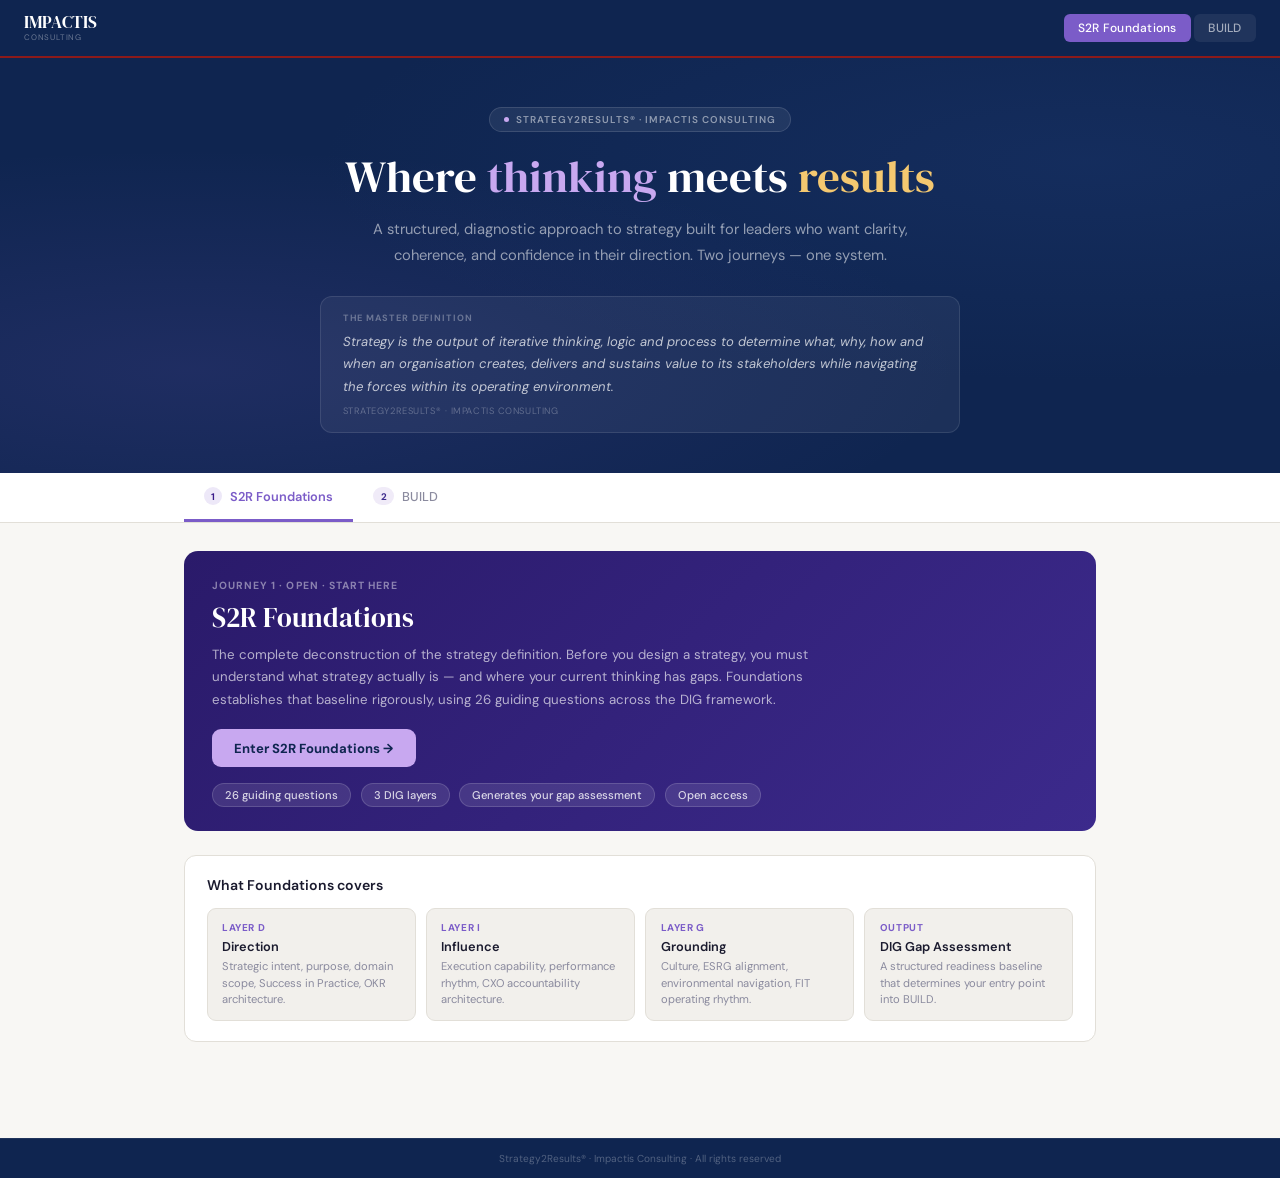
<file: index.html>
<!DOCTYPE html>
<html lang="en">
<head>
<meta charset="UTF-8">
<meta name="viewport" content="width=device-width, initial-scale=1.0">
<title>Strategy2Results® | Impactis Consulting</title>
<link rel="preconnect" href="https://fonts.googleapis.com">
<link href="https://fonts.googleapis.com/css2?family=DM+Sans:ital,opsz,wght@0,9..40,300;0,9..40,400;0,9..40,500;0,9..40,600;1,9..40,400&family=DM+Serif+Display&display=swap" rel="stylesheet">
<style>
:root{
  --navy:#1B3F7A;--navy-dk:#0F2550;--red:#8C1A1A;
  --bg:#F8F7F4;--surf:#FFFFFF;--surf2:#F2F0EC;
  --bdr:#E2DFD8;--bdr2:#CCC9C0;
  --tx:#1A1A2E;--tx2:#4A4A5E;--tx3:#8A8A9E;
  --build-bg:#F0EBF8;--build-bd:#9B8FD8;--build-tx:#3C2A8C;
  --found:#7B5CC8;
}
*{box-sizing:border-box;margin:0;padding:0}
body{font-family:'DM Sans',sans-serif;background:var(--bg);color:var(--tx);min-height:100vh}

/* ── NAV ── */
.nav{background:var(--navy-dk);padding:0 1.5rem;display:flex;align-items:center;justify-content:space-between;height:58px;border-bottom:2px solid var(--red);position:sticky;top:0;z-index:100}
.brand{font-family:'DM Serif Display',serif;font-size:1.05rem;color:#fff;text-decoration:none;line-height:1.1}
.brand sub{font-size:.5rem;color:rgba(255,255,255,.38);text-transform:uppercase;letter-spacing:.1em;display:block;font-family:'DM Sans',sans-serif}
.nav-tabs{display:flex;gap:3px}
.nav-tab{padding:.38rem .9rem;border:none;background:rgba(255,255,255,.07);color:rgba(255,255,255,.6);font-family:'DM Sans',sans-serif;font-size:.75rem;font-weight:500;cursor:pointer;border-radius:6px;transition:all .2s;letter-spacing:.02em}
.nav-tab:hover{background:rgba(255,255,255,.13);color:#fff}
.nav-tab.active{background:var(--build-bd);color:#fff}
.nav-tab.active.found{background:var(--found)}

/* ── HERO ── */
.hero{background:var(--navy-dk);padding:3rem 1.5rem 2.5rem;text-align:center;position:relative;overflow:hidden}
.hero::before{content:'';position:absolute;inset:0;background:radial-gradient(ellipse at 15% 75%,rgba(123,92,200,.15) 0%,transparent 50%),radial-gradient(ellipse at 85% 25%,rgba(44,80,153,.18) 0%,transparent 50%)}
.hero-inner{max-width:700px;margin:0 auto;position:relative;z-index:1}
.eyebrow{display:inline-flex;align-items:center;gap:7px;background:rgba(255,255,255,.07);border:1px solid rgba(255,255,255,.12);border-radius:30px;padding:.3rem .9rem;margin-bottom:1.2rem}
.eyebrow span{font-size:.62rem;font-weight:600;letter-spacing:.1em;text-transform:uppercase;color:rgba(255,255,255,.5)}
.edot{width:5px;height:5px;border-radius:50%;background:#C8A8F0;animation:pulse 2s infinite}
@keyframes pulse{0%,100%{opacity:1}50%{opacity:.25}}
.hero h1{font-family:'DM Serif Display',serif;font-size:clamp(1.8rem,4.5vw,2.8rem);color:#fff;line-height:1.18;margin-bottom:.85rem;font-weight:400}
.hero h1 em{color:#C8A8F0;font-style:normal}
.hero h1 strong{color:#F4C870;font-weight:400}
.hero-sub{font-size:.92rem;color:rgba(255,255,255,.55);line-height:1.72;max-width:560px;margin:0 auto 1.75rem}
.hero-def{background:rgba(255,255,255,.055);border:1px solid rgba(255,255,255,.1);border-radius:12px;padding:.95rem 1.35rem;max-width:640px;margin:0 auto;text-align:left}
.def-lbl{font-size:.57rem;font-weight:700;text-transform:uppercase;letter-spacing:.1em;color:rgba(255,255,255,.32);margin-bottom:.4rem}
.def-txt{font-size:.82rem;color:rgba(255,255,255,.72);line-height:1.72;font-style:italic}
.def-cite{font-size:.58rem;color:rgba(255,255,255,.28);margin-top:.4rem;text-transform:uppercase;letter-spacing:.06em}

/* ── JOURNEY SWITCHER ── */
.journey-bar{background:var(--surf);border-bottom:1px solid var(--bdr);position:sticky;top:58px;z-index:90}
.journey-bar-inner{max-width:960px;margin:0 auto;display:flex;gap:0;padding:0 1.5rem}
.jbar-btn{padding:.9rem 1.25rem;font-family:'DM Sans',sans-serif;font-size:.8rem;font-weight:500;color:var(--tx3);cursor:pointer;border:none;background:none;border-bottom:3px solid transparent;transition:all .2s;display:flex;align-items:center;gap:.5rem}
.jbar-btn:hover{color:var(--tx2)}
.jbar-btn.active-f{color:var(--found);border-bottom-color:var(--found);font-weight:600}
.jbar-btn.active-b{color:var(--build-tx);border-bottom-color:var(--build-bd);font-weight:600}
.jbar-pip{font-size:.6rem;font-weight:700;padding:.15rem .45rem;border-radius:10px}
.pip-f{background:#EDE8F8;color:#3A1A8A}
.pip-b{background:var(--build-bg);color:var(--build-tx)}

/* ── PAGES ── */
.page{display:none}.page.active{display:block}
.main{max-width:960px;margin:0 auto;padding:1.75rem 1.5rem 5rem}

/* ── FOUNDATIONS PAGE ── */
.found-hero{background:linear-gradient(135deg,#2A1A6A,#3C2A8C);border-radius:14px;padding:1.75rem 1.75rem 1.5rem;color:#fff;margin-bottom:1.5rem}
.found-hero-lbl{font-size:.65rem;font-weight:700;text-transform:uppercase;letter-spacing:.1em;color:rgba(255,255,255,.45);margin-bottom:.4rem}
.found-hero-h{font-family:'DM Serif Display',serif;font-size:1.7rem;margin-bottom:.5rem}
.found-hero-p{font-size:.83rem;color:rgba(255,255,255,.65);line-height:1.7;max-width:620px;margin-bottom:1.1rem}
.found-enter-btn{display:inline-flex;align-items:center;gap:.4rem;background:#C8A8F0;color:#0F2550;border:none;border-radius:9px;padding:.65rem 1.4rem;font-family:'DM Sans',sans-serif;font-size:.82rem;font-weight:700;cursor:pointer;text-decoration:none;transition:all .18s}
.found-enter-btn:hover{background:#fff;transform:translateY(-1px)}
.found-stats{display:flex;gap:.6rem;flex-wrap:wrap;margin-top:1rem}
.fstat{background:rgba(255,255,255,.1);border:1px solid rgba(255,255,255,.15);color:rgba(255,255,255,.8);padding:.25rem .75rem;border-radius:20px;font-size:.7rem;font-weight:500}

.found-what{background:var(--surf);border:1px solid var(--bdr);border-radius:12px;padding:1.25rem 1.35rem;margin-bottom:1rem}
.found-what-title{font-size:.88rem;font-weight:600;color:var(--tx);margin-bottom:.85rem}
.found-modules{display:grid;grid-template-columns:repeat(auto-fill,minmax(200px,1fr));gap:.65rem}
.fmod{background:var(--surf2);border:1px solid var(--bdr);border-radius:9px;padding:.75rem .9rem}
.fmod-num{font-size:.62rem;font-weight:700;color:var(--found);letter-spacing:.06em;text-transform:uppercase;margin-bottom:.25rem}
.fmod-title{font-size:.8rem;font-weight:600;color:var(--tx);margin-bottom:.2rem}
.fmod-desc{font-size:.7rem;color:var(--tx3);line-height:1.5}

/* ── BUILD PAGE ── */
.build-hero{background:linear-gradient(135deg,var(--navy-dk) 0%,#1C2E6B 55%,#2A1A5A 100%);border-radius:14px;padding:1.75rem 1.75rem 1.5rem;color:#fff;margin-bottom:1.5rem}
.build-hero-lbl{font-size:.65rem;font-weight:700;text-transform:uppercase;letter-spacing:.1em;color:var(--build-bd);margin-bottom:.4rem}
.build-hero-h{font-family:'DM Serif Display',serif;font-size:1.7rem;margin-bottom:.5rem}
.build-hero-h em{color:#C4B4F8;font-style:normal}
.build-hero-p{font-size:.83rem;color:rgba(255,255,255,.62);line-height:1.7;max-width:620px;margin-bottom:1rem}
.build-stats{display:flex;gap:.6rem;flex-wrap:wrap}
.bstat{background:rgba(255,255,255,.07);border:1px solid rgba(255,255,255,.13);color:rgba(255,255,255,.8);padding:.25rem .75rem;border-radius:20px;font-size:.7rem;font-weight:500}

.progress-wrap{background:var(--surf);border:1px solid var(--bdr);border-radius:10px;padding:.8rem 1.1rem;margin-bottom:1.75rem;display:flex;align-items:center;gap:1rem;flex-wrap:wrap}
.pb-label{font-size:.75rem;font-weight:600;color:var(--tx);white-space:nowrap}
.pb-track{flex:1;min-width:120px;height:7px;background:var(--bdr2);border-radius:4px;overflow:hidden}
.pb-fill{height:100%;background:var(--build-bd);border-radius:4px;width:9%}
.pb-stat{font-size:.72rem;color:var(--tx3);white-space:nowrap}

.camp-block{margin-bottom:2.25rem}
.camp-hdr{display:flex;align-items:center;gap:.85rem;margin-bottom:.9rem;padding-bottom:.6rem;border-bottom:2px solid var(--bdr)}
.camp-num{width:32px;height:32px;border-radius:50%;display:flex;align-items:center;justify-content:center;font-family:'DM Serif Display',serif;font-size:1rem;flex-shrink:0}
.c1 .camp-num{background:var(--build-bg);color:var(--build-tx);border:2px solid var(--build-bd)}
.c2 .camp-num{background:#E8F0FF;color:#1A3A8A;border:2px solid #5A80D0}
.c3 .camp-num{background:#E8F8F0;color:#0A4A2A;border:2px solid #2AB07A}
.camp-name{font-family:'DM Serif Display',serif;font-size:1.1rem;color:var(--tx)}
.camp-meta{font-size:.7rem;color:var(--tx3);margin-top:2px}
.camp-tag{font-size:.62rem;font-weight:700;padding:.16rem .48rem;border-radius:9px;margin-left:.45rem;vertical-align:middle}
.c1 .camp-tag{background:var(--build-bg);color:var(--build-tx);border:1px solid var(--build-bd)}
.c2 .camp-tag{background:#E8F0FF;color:#1A3A8A;border:1px solid #5A80D0}
.c3 .camp-tag{background:#E8F8F0;color:#0A4A2A;border:1px solid #2AB07A}

.lens-grid{display:grid;grid-template-columns:repeat(auto-fill,minmax(195px,1fr));gap:.7rem}
.lens-card{background:var(--surf);border:1px solid var(--bdr);border-radius:11px;padding:.95rem 1rem;transition:all .2s;position:relative;overflow:hidden;border-top:3px solid var(--bdr2);text-decoration:none;display:block}
.lens-card.active{border-top-color:var(--build-bd);cursor:pointer}
.lens-card.active:hover{border-color:var(--build-bd);transform:translateY(-2px);box-shadow:0 5px 16px rgba(60,42,140,.11)}
.lens-card.coming{opacity:.48;cursor:default;pointer-events:none}
.lc-num{font-size:.6rem;font-weight:700;color:var(--tx3);letter-spacing:.07em;text-transform:uppercase;margin-bottom:.28rem}
.lens-card.active .lc-num{color:var(--build-bd)}
.lc-title{font-size:.85rem;font-weight:600;color:var(--tx);margin-bottom:.25rem;line-height:1.3}
.lc-desc{font-size:.7rem;color:var(--tx3);line-height:1.5;margin-bottom:.6rem}
.lc-arcs{display:flex;gap:3px;flex-wrap:wrap;margin-bottom:.5rem}
.lc-arc{font-size:.58rem;font-weight:600;padding:.13rem .38rem;border-radius:7px;background:var(--surf2);color:var(--tx3);border:1px solid var(--bdr)}
.lens-card.active .lc-arc{background:var(--build-bg);color:var(--build-tx);border-color:var(--build-bd)}
.lc-action{font-size:.7rem;font-weight:600;color:var(--build-tx)}
.lc-coming{font-size:.68rem;color:var(--tx3);font-style:italic}

footer{background:var(--navy-dk);color:rgba(255,255,255,.28);text-align:center;padding:.8rem;font-size:.63rem;border-top:1px solid rgba(255,255,255,.07)}
</style>
</head>
<body>

<!-- NAV -->
<nav class="nav">
  <a class="brand" href="index.html">IMPACTIS <sub>Consulting</sub></a>
  <div class="nav-tabs">
    <button class="nav-tab found active" onclick="showJourney('foundations')">S2R Foundations</button>
    <button class="nav-tab" onclick="showJourney('build')">BUILD</button>
  </div>
</nav>

<!-- HERO -->
<section class="hero">
  <div class="hero-inner">
    <div class="eyebrow"><div class="edot"></div><span>Strategy2Results® · Impactis Consulting</span></div>
    <h1>Where <em>thinking</em> meets <strong>results</strong></h1>
    <p class="hero-sub">A structured, diagnostic approach to strategy built for leaders who want clarity, coherence, and confidence in their direction. Two journeys — one system.</p>
    <div class="hero-def">
      <div class="def-lbl">The Master Definition</div>
      <div class="def-txt">Strategy is the output of iterative thinking, logic and process to determine what, why, how and when an organisation creates, delivers and sustains value to its stakeholders while navigating the forces within its operating environment.</div>
      <div class="def-cite">Strategy2Results® · Impactis Consulting</div>
    </div>
  </div>
</section>

<!-- JOURNEY SWITCHER BAR -->
<div class="journey-bar">
  <div class="journey-bar-inner">
    <button class="jbar-btn active-f" id="jbar-f" onclick="showJourney('foundations')">
      <span class="jbar-pip pip-f">1</span> S2R Foundations
    </button>
    <button class="jbar-btn" id="jbar-b" onclick="showJourney('build')">
      <span class="jbar-pip pip-b">2</span> BUILD
    </button>
  </div>
</div>

<!-- FOUNDATIONS PAGE -->
<div class="page active" id="page-foundations">
  <div class="main">

    <div class="found-hero">
      <div class="found-hero-lbl">Journey 1 · Open · Start Here</div>
      <div class="found-hero-h">S2R Foundations</div>
      <div class="found-hero-p">The complete deconstruction of the strategy definition. Before you design a strategy, you must understand what strategy actually is — and where your current thinking has gaps. Foundations establishes that baseline rigorously, using 26 guiding questions across the DIG framework.</div>
      <a class="found-enter-btn" href="Strategy_Foundation_Diagnostics__29_.html">Enter S2R Foundations →</a>
      <div class="found-stats">
        <span class="fstat">26 guiding questions</span>
        <span class="fstat">3 DIG layers</span>
        <span class="fstat">Generates your gap assessment</span>
        <span class="fstat">Open access</span>
      </div>
    </div>

    <div class="found-what">
      <div class="found-what-title">What Foundations covers</div>
      <div class="found-modules">
        <div class="fmod"><div class="fmod-num">Layer D</div><div class="fmod-title">Direction</div><div class="fmod-desc">Strategic intent, purpose, domain scope, Success in Practice, OKR architecture.</div></div>
        <div class="fmod"><div class="fmod-num">Layer I</div><div class="fmod-title">Influence</div><div class="fmod-desc">Execution capability, performance rhythm, CXO accountability architecture.</div></div>
        <div class="fmod"><div class="fmod-num">Layer G</div><div class="fmod-title">Grounding</div><div class="fmod-desc">Culture, ESRG alignment, environmental navigation, FIT operating rhythm.</div></div>
        <div class="fmod"><div class="fmod-num">Output</div><div class="fmod-title">DIG Gap Assessment</div><div class="fmod-desc">A structured readiness baseline that determines your entry point into BUILD.</div></div>
      </div>
    </div>

  </div>
</div>

<!-- BUILD PAGE -->
<div class="page" id="page-build">
  <div class="main">

    <div class="build-hero">
      <div class="build-hero-lbl">Journey 2 · Client Access</div>
      <div class="build-hero-h"><em>Build</em> your strategy. Lens by lens.</div>
      <div class="build-hero-p">Three Base Camps. Eleven structured lenses. Each lens builds on the last — from aligning your leadership team through to grounding your strategy for durable execution. You cannot skip a lens. You can only move forward by completing the one you are in.</div>
      <div class="build-stats">
        <span class="bstat">⛺ 3 Base Camps</span>
        <span class="bstat">🔭 11 Lenses</span>
        <span class="bstat">⏱ 2 full days</span>
        <span class="bstat">👥 Full CXO team required</span>
      </div>
    </div>

    <div class="progress-wrap">
      <span class="pb-label">Your BUILD progress</span>
      <div class="pb-track"><div class="pb-fill"></div></div>
      <span class="pb-stat">1 of 11 lenses active</span>
    </div>

    <!-- CAMP 1 -->
    <div class="camp-block c1">
      <div class="camp-hdr">
        <div class="camp-num">1</div>
        <div>
          <div class="camp-name">Base Camp 1: Direction <span class="camp-tag"> 4 lenses</span></div>
          <div class="camp-meta">Where are we going — and why does it matter?</div>
        </div>
      </div>
      <div class="lens-grid">
        <a class="lens-card active" href="lens_01_heartmind.html">
          <div class="lc-num">Lens 01</div>
          <div class="lc-title">Aligning Heart & Mind</div>
          <div class="lc-desc">Team behavioural DNA, climate diagnostic, and alignment architecture.</div>
          <div class="lc-arcs"><span class="lc-arc">Awareness</span><span class="lc-arc">Intelligence</span><span class="lc-arc">Extrapolating</span><span class="lc-arc">Converging</span></div>
          <div class="lc-action">Enter lens →</div>
        </a>
        <div class="lens-card coming">
          <div class="lc-num">Lens 02</div>
          <div class="lc-title">Strategy Visioning & SiP</div>
          <div class="lc-desc">Future-state clarity defining success in practice.</div>
          <div class="lc-arcs"><span class="lc-arc">Awareness</span><span class="lc-arc">Intelligence</span><span class="lc-arc">Extrapolating</span><span class="lc-arc">Converging</span></div>
          <div class="lc-coming">Building next</div>
        </div>
        <div class="lens-card coming">
          <div class="lc-num">Lens 03</div>
          <div class="lc-title">KISS Mapping & OKR Design</div>
          <div class="lc-desc">Strategic priorities, trade-offs, and OKR architecture.</div>
          <div class="lc-arcs"><span class="lc-arc">Awareness</span><span class="lc-arc">Intelligence</span><span class="lc-arc">Extrapolating</span><span class="lc-arc">Converging</span></div>
          <div class="lc-coming">Coming</div>
        </div>
        <div class="lens-card coming">
          <div class="lc-num">Lens 04</div>
          <div class="lc-title">ABCV Integrity Check</div>
          <div class="lc-desc">Strategic coherence and assumption validation.</div>
          <div class="lc-arcs"><span class="lc-arc">Awareness</span><span class="lc-arc">Intelligence</span><span class="lc-arc">Extrapolating</span><span class="lc-arc">Converging</span></div>
          <div class="lc-coming">Coming</div>
        </div>
      </div>
    </div>

    <!-- CAMP 2 -->
    <div class="camp-block c2">
      <div class="camp-hdr">
        <div class="camp-num">2</div>
        <div>
          <div class="camp-name">Base Camp 2: Influence <span class="camp-tag"> 4 lenses</span></div>
          <div class="camp-meta">How do we deliver — and who owns what?</div>
        </div>
      </div>
      <div class="lens-grid">
        <div class="lens-card coming"><div class="lc-num">Lens 05</div><div class="lc-title">Performance Management Setup</div><div class="lc-desc">Execution rhythm and accountability structure.</div><div class="lc-coming">Coming</div></div>
        <div class="lens-card coming"><div class="lc-num">Lens 06</div><div class="lc-title">Establishing Expectations</div><div class="lc-desc">Aligned ownership, clarity, and commitment.</div><div class="lc-coming">Coming</div></div>
        <div class="lens-card coming"><div class="lc-num">Lens 07</div><div class="lc-title">Performance Measurement</div><div class="lc-desc">Progress tracking across strategic outcomes.</div><div class="lc-coming">Coming</div></div>
        <div class="lens-card coming"><div class="lc-num">Lens 08</div><div class="lc-title">Strategic Unclogging</div><div class="lc-desc">Removing execution friction through targeted levers.</div><div class="lc-coming">Coming</div></div>
      </div>
    </div>

    <!-- CAMP 3 -->
    <div class="camp-block c3">
      <div class="camp-hdr">
        <div class="camp-num">3</div>
        <div>
          <div class="camp-name">Base Camp 3: Grounding <span class="camp-tag"> 3 lenses</span></div>
          <div class="camp-meta">What makes this durable — and what threatens it?</div>
        </div>
      </div>
      <div class="lens-grid">
        <div class="lens-card coming"><div class="lc-num">Lens 09</div><div class="lc-title">ESRG Alignment</div><div class="lc-desc">Environment, systems, resources, and governance alignment.</div><div class="lc-coming">Coming</div></div>
        <div class="lens-card coming"><div class="lc-num">Lens 10</div><div class="lc-title">Culture & Organizational Health</div><div class="lc-desc">Organisational climate enabling trust, and cohesion.</div><div class="lc-coming">Coming</div></div>
        <div class="lens-card coming"><div class="lc-num">Lens 11</div><div class="lc-title">Sustaining Performance</div><div class="lc-desc">Continuous performance strengthening and adaptation.</div><div class="lc-coming">Coming</div></div>
      </div>
    </div>

  </div>
</div>

<footer>Strategy2Results® · Impactis Consulting · All rights reserved</footer>

<script>
function showJourney(j){
  // pages
  document.getElementById('page-foundations').classList.toggle('active',j==='foundations');
  document.getElementById('page-build').classList.toggle('active',j==='build');
  // bar buttons
  var bf=document.getElementById('jbar-f');
  var bb=document.getElementById('jbar-b');
  bf.className='jbar-btn'+(j==='foundations'?' active-f':'');
  bb.className='jbar-btn'+(j==='build'?' active-b':'');
  // nav tabs
  document.querySelectorAll('.nav-tab').forEach(function(t,i){
    t.classList.remove('active');
    if(i===0&&j==='foundations')t.classList.add('active','found');
    if(i===1&&j==='build')t.classList.add('active');
  });
  window.scrollTo({top:0,behavior:'smooth'});
}
</script>
</body>
</html>
</file>
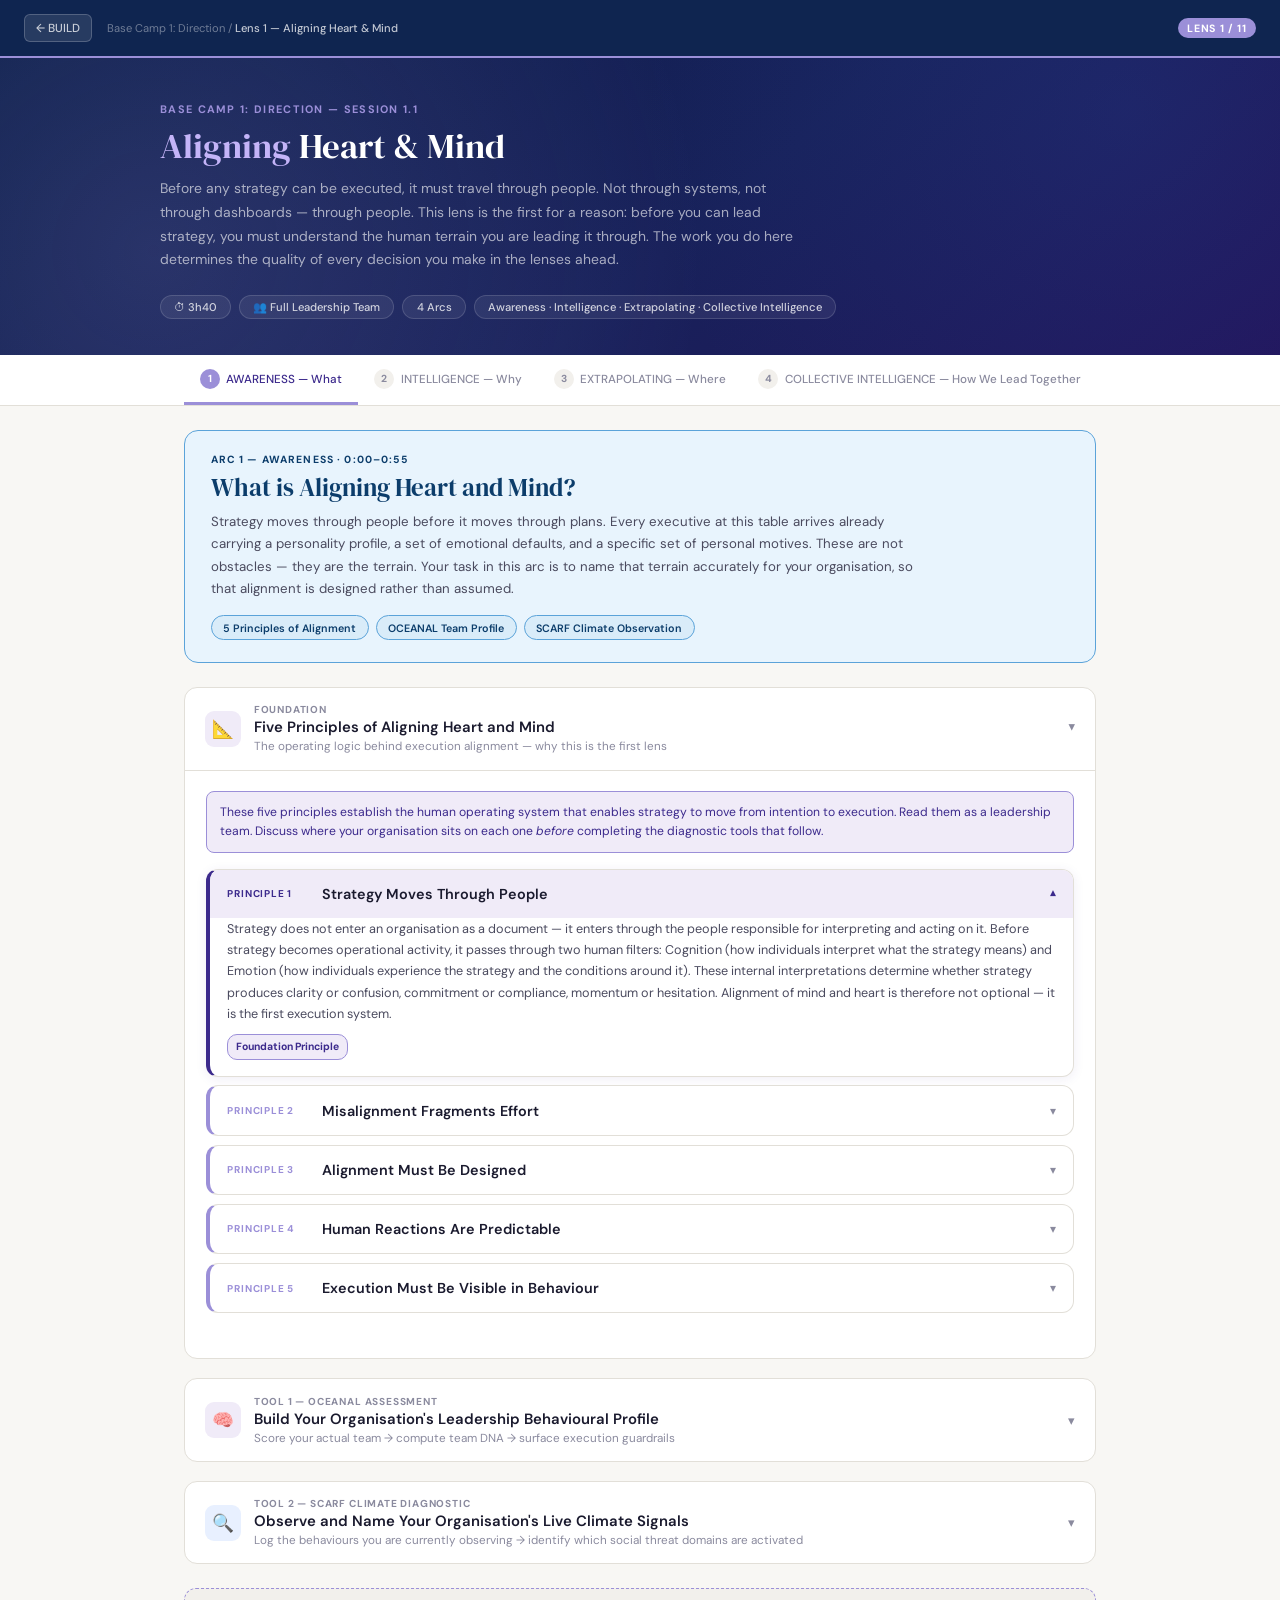
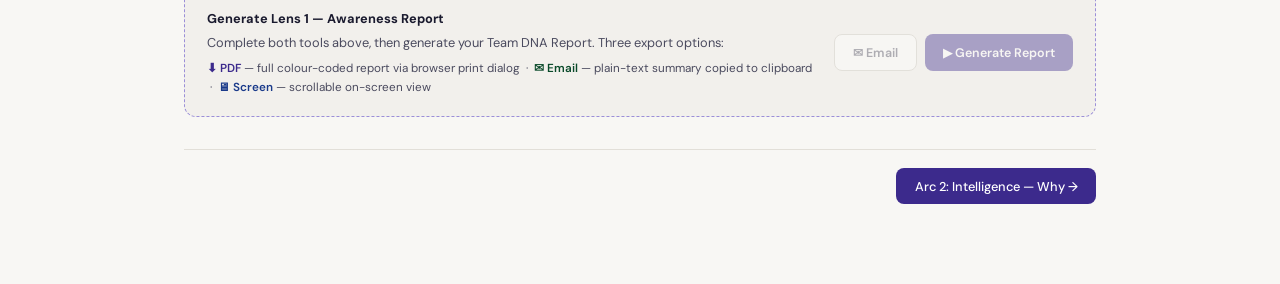
<file: lens_01_heartmind.html>
<!DOCTYPE html>
<html lang="en">
<head>
<meta charset="UTF-8">
<meta name="viewport" content="width=device-width, initial-scale=1.0">
<title>S2R BUILD — Lens 1: Aligning Heart & Mind</title>
<link rel="preconnect" href="https://fonts.googleapis.com">
<link href="https://fonts.googleapis.com/css2?family=DM+Sans:ital,opsz,wght@0,9..40,300;0,9..40,400;0,9..40,500;0,9..40,600;1,9..40,400&family=DM+Serif+Display&display=swap" rel="stylesheet">
<style>
/* ── SHARED DESIGN TOKENS (copy :root block to every new lens) ── */
:root{
  --navy:#1B3F7A;--navy-dk:#0F2550;--navy-lt:#2C5099;
  --red:#8C1A1A;--red-m:#B22222;
  --bg:#F8F7F4;--surf:#FFFFFF;--surf2:#F2F0EC;
  --bdr:#E2DFD8;--bdr2:#CCC9C0;
  --tx:#1A1A2E;--tx2:#4A4A5E;--tx3:#8A8A9E;
  --build-bg:#F0EBF8;--build-bd:#9B8FD8;--build-tx:#3C2A8C;
  --arc1-bg:#E8F4FD;--arc1-bd:#5BA3D9;--arc1-tx:#0C3D6B;
  --arc2-bg:#FFF0E8;--arc2-bd:#E88A1A;--arc2-tx:#6B3200;
  --arc3-bg:#F5EAF8;--arc3-bd:#9B4FCC;--arc3-tx:#4A0A7A;
  --arc4-bg:#E8F8F0;--arc4-bd:#2DB57A;--arc4-tx:#0A4A2A;
}
*{box-sizing:border-box;margin:0;padding:0}
body{font-family:'DM Sans',sans-serif;background:var(--bg);color:var(--tx);min-height:100vh}

/* NAV */
.topnav{background:var(--navy-dk);padding:0 1.5rem;display:flex;align-items:center;justify-content:space-between;height:58px;position:sticky;top:0;z-index:200;border-bottom:2px solid var(--build-bd)}
.nav-left{display:flex;align-items:center;gap:.9rem}
.back-btn{background:rgba(255,255,255,.1);border:1px solid rgba(255,255,255,.2);color:rgba(255,255,255,.75);font-family:'DM Sans',sans-serif;font-size:.73rem;font-weight:500;cursor:pointer;border-radius:6px;padding:.3rem .7rem;transition:all .2s}
.back-btn:hover{background:rgba(255,255,255,.18);color:#fff}
.nav-crumb{font-size:.7rem;color:rgba(255,255,255,.4)}
.nav-crumb span{color:rgba(255,255,255,.75);font-weight:500}
.lens-pip{background:var(--build-bd);color:#fff;font-size:.66rem;font-weight:700;padding:.22rem .6rem;border-radius:20px;letter-spacing:.06em}

/* LENS HERO */
.lens-hero{background:linear-gradient(140deg,#0B1E4A 0%,#18215A 55%,#22145A 100%);padding:2.75rem 1.5rem 2.25rem;overflow:hidden;position:relative}
.lens-hero::before{content:'';position:absolute;inset:0;background-image:radial-gradient(circle at 12% 65%,rgba(155,143,216,.18) 0%,transparent 48%),radial-gradient(circle at 88% 18%,rgba(45,100,200,.14) 0%,transparent 42%)}
.hero-inner{max-width:960px;margin:0 auto;position:relative}
.hero-camp{font-size:.68rem;font-weight:700;color:var(--build-bd);letter-spacing:.12em;text-transform:uppercase;margin-bottom:.55rem}
.hero-h1{font-family:'DM Serif Display',serif;font-size:2.2rem;font-weight:400;color:#fff;line-height:1.2;margin-bottom:.6rem}
.hero-h1 em{color:#C4B4F8;font-style:normal}
.hero-p{font-size:.87rem;color:rgba(255,255,255,.62);max-width:640px;line-height:1.72;margin-bottom:1.4rem}
.hero-chips{display:flex;gap:8px;flex-wrap:wrap}
.chip{background:rgba(255,255,255,.07);border:1px solid rgba(255,255,255,.14);color:rgba(255,255,255,.78);padding:.27rem .82rem;border-radius:20px;font-size:.7rem;font-weight:500}

/* ARC NAV */
.arc-nav{background:var(--surf);border-bottom:1px solid var(--bdr);position:sticky;top:58px;z-index:150;overflow-x:auto}
.arc-nav-inner{max-width:960px;margin:0 auto;display:flex;padding:0 1.5rem}
.arc-tab{padding:.82rem 1rem;font-size:.73rem;font-weight:500;color:var(--tx3);cursor:pointer;border-bottom:3px solid transparent;white-space:nowrap;transition:all .2s;display:flex;align-items:center;gap:.4rem}
.arc-tab .anum{width:20px;height:20px;border-radius:50%;background:var(--surf2);font-size:.64rem;font-weight:700;display:flex;align-items:center;justify-content:center;transition:all .2s;flex-shrink:0}
.arc-tab.active{color:var(--build-tx);border-bottom-color:var(--build-bd)}
.arc-tab.active .anum{background:var(--build-bd);color:#fff}
.arc-tab:hover:not(.active){color:var(--tx2);border-bottom-color:var(--bdr2)}

/* MAIN */
.main{max-width:960px;margin:0 auto;padding:1.5rem 1.5rem 5rem}
.arc-sec{display:none}.arc-sec.active{display:block}

/* ARC HEADER */
.arc-hdr{border-radius:14px;padding:1.4rem 1.6rem;margin-bottom:1.5rem;border:1.5px solid;overflow:hidden}
.arc-hdr.a1{background:var(--arc1-bg);border-color:var(--arc1-bd)}
.arc-hdr.a2{background:var(--arc2-bg);border-color:var(--arc2-bd)}
.arc-hdr.a3{background:var(--arc3-bg);border-color:var(--arc3-bd)}
.arc-hdr.a4{background:var(--arc4-bg);border-color:var(--arc4-bd)}
.arc-lbl{font-size:.65rem;font-weight:700;letter-spacing:.11em;text-transform:uppercase;margin-bottom:.38rem}
.a1 .arc-lbl{color:var(--arc1-tx)}.a2 .arc-lbl{color:var(--arc2-tx)}.a3 .arc-lbl{color:var(--arc3-tx)}.a4 .arc-lbl{color:var(--arc4-tx)}
.arc-hdr-h{font-family:'DM Serif Display',serif;font-size:1.55rem;margin-bottom:.48rem;line-height:1.25}
.a1 .arc-hdr-h{color:var(--arc1-tx)}.a2 .arc-hdr-h{color:var(--arc2-tx)}.a3 .arc-hdr-h{color:var(--arc3-tx)}.a4 .arc-hdr-h{color:var(--arc4-tx)}
.arc-hdr-p{font-size:.83rem;color:var(--tx2);line-height:1.7;max-width:720px}
.arc-chips{display:flex;gap:7px;margin-top:.9rem;flex-wrap:wrap}
.arc-chip{font-size:.67rem;font-weight:600;padding:.26rem .72rem;border-radius:20px;border:1.5px solid}
.a1 .arc-chip{background:rgba(91,163,217,.1);border-color:var(--arc1-bd);color:var(--arc1-tx)}
.a2 .arc-chip{background:rgba(232,138,26,.1);border-color:var(--arc2-bd);color:var(--arc2-tx)}
.a3 .arc-chip{background:rgba(155,79,204,.1);border-color:var(--arc3-bd);color:var(--arc3-tx)}
.a4 .arc-chip{background:rgba(45,181,122,.1);border-color:var(--arc4-bd);color:var(--arc4-tx)}

/* PRINCIPLE CARDS */
.principle-grid{display:flex;flex-direction:column;gap:.55rem;margin-bottom:1.5rem}
.pcard{background:var(--surf);border:1px solid var(--bdr);border-radius:12px;overflow:hidden;border-left:4px solid var(--build-bd);transition:border-color .2s}
.pcard.active{border-left-color:var(--build-tx);box-shadow:0 2px 12px rgba(60,42,140,.08)}
.pcard-hdr{display:flex;align-items:center;gap:.9rem;padding:.95rem 1.1rem;cursor:pointer;transition:background .15s}
.pcard-hdr:hover{background:var(--build-bg)}
.pcard.active .pcard-hdr{background:var(--build-bg)}
.pcard-num{font-size:.62rem;font-weight:700;color:var(--build-bd);letter-spacing:.08em;text-transform:uppercase;width:80px;flex-shrink:0}
.pcard.active .pcard-num{color:var(--build-tx)}
.pcard-title{font-size:.9rem;font-weight:600;color:var(--tx);flex:1}
.pcard-arrow{font-size:.75rem;color:var(--tx3);transition:transform .22s;flex-shrink:0}
.pcard.active .pcard-arrow{transform:rotate(180deg);color:var(--build-tx)}
.pcard-body{font-size:.79rem;color:var(--tx2);line-height:1.68;padding:0 1.1rem 0;max-height:0;overflow:hidden;transition:max-height .35s ease,padding .25s ease}
.pcard.active .pcard-body{max-height:600px;padding:0 1.1rem 1rem}
.pcard-tag{display:inline-block;font-size:.65rem;font-weight:700;padding:.18rem .5rem;border-radius:10px;margin-top:.65rem;background:var(--build-bg);color:var(--build-tx);border:1px solid var(--build-bd)}

/* TOOLS */
.tool-block{background:var(--surf);border:1px solid var(--bdr);border-radius:13px;margin-bottom:1.2rem;overflow:hidden}
.tool-hdr{padding:.95rem 1.25rem;display:flex;align-items:center;gap:.8rem;cursor:pointer;transition:background .15s}
.tool-hdr:hover{background:var(--surf2)}
.ticon{width:36px;height:36px;border-radius:9px;display:flex;align-items:center;justify-content:center;font-size:1.1rem;flex-shrink:0}
.thdr-info{flex:1}
.tnum{font-size:.63rem;font-weight:700;color:var(--tx3);letter-spacing:.08em;text-transform:uppercase;margin-bottom:1px}
.ttitle{font-size:.93rem;font-weight:600;color:var(--tx)}
.tsub{font-size:.73rem;color:var(--tx3);margin-top:1px}
.ttog{font-size:.82rem;color:var(--tx3);transition:transform .22s}
.ttog.open{transform:rotate(180deg)}
.tbody{padding:1.3rem;border-top:1px solid var(--bdr)}

/* OCEANAL */
.oceanal-intro{background:var(--build-bg);border:1px solid var(--build-bd);border-radius:9px;padding:.85rem 1rem;font-size:.8rem;color:var(--build-tx);line-height:1.68;margin-bottom:1.1rem}
.score-tbl-wrap{overflow-x:auto;margin-bottom:.85rem}
table.stbl{width:100%;border-collapse:collapse;font-size:.73rem;min-width:620px}
table.stbl th{background:var(--navy-dk);color:rgba(255,255,255,.82);padding:.48rem .55rem;text-align:center;font-weight:600;font-size:.66rem;letter-spacing:.04em;white-space:nowrap}
table.stbl th.tname{text-align:left;min-width:140px}
table.stbl td{padding:.38rem .45rem;border-bottom:1px solid var(--bdr);text-align:center;vertical-align:middle}
table.stbl tr:nth-child(even) td{background:var(--surf2)}
table.stbl .tn{text-align:left;font-weight:600;font-size:.77rem;color:var(--tx)}
table.stbl .td{font-size:.65rem;color:var(--tx3);display:block;font-weight:400;margin-top:1px}
table.stbl input.si{width:42px;border:1px solid var(--bdr2);border-radius:5px;padding:.28rem .3rem;text-align:center;font-family:'DM Sans',sans-serif;font-size:.76rem;color:var(--tx);background:var(--surf)}
table.stbl input.si:focus{outline:none;border-color:var(--build-bd);background:var(--build-bg)}
.hlv{font-size:.7rem;font-weight:700;padding:.18rem .4rem;border-radius:4px}
.hlv.H{background:#E8F8E8;color:#1A6A1A}.hlv.B{background:#FFF8E0;color:#7A5A00}.hlv.L{background:#FEE8E8;color:#8A1A1A}
.calc-btn{background:var(--build-tx);color:#fff;border:none;border-radius:8px;padding:.62rem 1.2rem;font-family:'DM Sans',sans-serif;font-size:.8rem;font-weight:500;cursor:pointer;transition:all .2s;margin-top:.35rem}
.calc-btn:hover{background:#2A1A7A;transform:translateY(-1px)}
.result-block{margin-top:1.2rem;display:none}
.trait-result{background:var(--surf2);border:1px solid var(--bdr);border-radius:10px;padding:.85rem 1rem;margin-bottom:.65rem}
.tr-header{display:flex;align-items:center;gap:.7rem;margin-bottom:.5rem}
.tr-name{font-size:.82rem;font-weight:600;color:var(--tx)}
.tr-bars{display:flex;gap:3px;flex:1;max-width:160px}
.tr-bar{height:7px;border-radius:3px}
.tr-bar.bh{background:#2EA87A}.tr-bar.bb{background:#E8A020}.tr-bar.bl{background:#B22222}
.tr-grid{display:grid;grid-template-columns:1fr 1fr 1fr;gap:5px;margin-top:.45rem}
.trc{border-radius:7px;padding:.42rem .55rem}
.trc.risk{background:#FEE8E8;border:1px solid #EEB0B0}
.trc.resp{background:#E8F0FF;border:1px solid #A0B8EE}
.trc.rout{background:#EEF8EE;border:1px solid #A0D0A0}
.trc-lbl{font-size:.59rem;font-weight:700;text-transform:uppercase;letter-spacing:.06em;margin-bottom:2px}
.trc.risk .trc-lbl{color:#8A1A1A}.trc.resp .trc-lbl{color:#1A3A8A}.trc.rout .trc-lbl{color:#1A5A1A}
.trc-txt{font-size:.67rem;color:var(--tx);line-height:1.45}
.tr-dna{font-size:.73rem;color:var(--tx2);line-height:1.55;margin-bottom:.45rem;font-style:italic}

/* SCARF */
.scarf-intro{font-size:.81rem;color:var(--tx2);line-height:1.7;margin-bottom:1.1rem}
.scarf-domains{display:grid;grid-template-columns:repeat(5,1fr);gap:.55rem;margin-bottom:1.2rem}
@media(max-width:600px){.scarf-domains{grid-template-columns:repeat(3,1fr)}}
.scarf-d{border-radius:9px;padding:.65rem .7rem;text-align:center}
.sd-S{background:#E8F0FF;border:1.5px solid #5A80D0}
.sd-C{background:#FFF0E0;border:1.5px solid #D8A020}
.sd-A{background:#F0E8FF;border:1.5px solid #8A50C0}
.sd-R{background:#E0FFEE;border:1.5px solid #2AB07A}
.sd-F{background:#FFE8E8;border:1.5px solid #D04040}
.sd-letter{font-family:'DM Serif Display',serif;font-size:1.3rem;margin-bottom:2px}
.sd-S .sd-letter{color:#1A3A8A}.sd-C .sd-letter{color:#7A5A00}.sd-A .sd-letter{color:#4A0A8A}.sd-R .sd-letter{color:#0A4A2A}.sd-F .sd-letter{color:#7A1A1A}
.sd-name{font-size:.64rem;font-weight:700;color:var(--tx3)}

.obs-list{display:flex;flex-direction:column;gap:.48rem;margin-bottom:1.2rem}
.obs-row{background:var(--surf2);border:1px solid var(--bdr);border-radius:9px;padding:.72rem .95rem;cursor:pointer;display:grid;grid-template-columns:1fr auto;gap:.7rem;align-items:start;transition:all .15s}
.obs-row:hover{border-color:var(--bdr2);background:#EDEAE6}
.obs-row.logged{border-color:var(--arc1-bd);background:var(--arc1-bg)}
.obs-sign{font-size:.78rem;font-weight:500;color:var(--tx);margin-bottom:.2rem}
.obs-tag{display:inline-block;font-size:.62rem;font-weight:700;padding:.15rem .45rem;border-radius:10px;margin-right:3px}
.dtag-Status{background:#E8F0FF;color:#1A3A8A}.dtag-Certainty{background:#FFF0E0;color:#7A3A00}
.dtag-Autonomy{background:#F0E8FF;color:#4A0A8A}.dtag-Relatedness{background:#E0FFEE;color:#0A4A20}
.dtag-Fairness{background:#FFE8E8;color:#7A1A1A}
.obs-info{font-size:.68rem;color:var(--tx3);line-height:1.5;margin-top:.3rem;display:none}
.obs-row.logged .obs-info{display:block}
.obs-action{font-size:.68rem;color:var(--arc1-tx);font-style:italic;margin-top:.2rem;display:none}
.obs-row.logged .obs-action{display:block}
.log-btn{font-size:.66rem;font-weight:600;background:none;border:1.5px solid var(--bdr2);border-radius:6px;padding:.26rem .6rem;cursor:pointer;color:var(--tx3);font-family:'DM Sans',sans-serif;white-space:nowrap;transition:all .15s;flex-shrink:0}
.log-btn:hover{border-color:var(--build-bd);color:var(--build-tx)}
.obs-row.logged .log-btn{background:var(--arc1-bd);border-color:var(--arc1-bd);color:#fff}
.scarf-summary{margin-top:.5rem}
.domain-bar{margin-bottom:.72rem}
.db-row{display:flex;justify-content:space-between;align-items:center;margin-bottom:.3rem}
.db-name{font-size:.75rem;font-weight:600;color:var(--tx)}
/* SCARF RICH REPORT */
.scarf-report{margin-top:1.2rem}
.scarf-climate-score{border-radius:12px;padding:1.1rem 1.3rem;margin-bottom:1.1rem;display:flex;align-items:center;gap:1rem}
.scs-green{background:#E8F8F0;border:1.5px solid var(--arc4-bd)}.scs-amber{background:#FFF8E0;border:1.5px solid #D8A020}.scs-red{background:#FEE8E8;border:1.5px solid #D04040}
.scs-score{font-family:'DM Serif Display',serif;font-size:2.6rem;font-weight:400;min-width:60px;text-align:center;line-height:1}
.scs-green .scs-score{color:var(--arc4-tx)}.scs-amber .scs-score{color:#7A5A00}.scs-red .scs-score{color:#8A1A1A}
.scs-label{font-size:.88rem;font-weight:600;color:var(--tx);margin-bottom:.2rem}
.scs-desc{font-size:.76rem;color:var(--tx2);line-height:1.6}
.scarf-domain-report{background:var(--surf);border:1px solid var(--bdr);border-radius:10px;margin-bottom:.7rem;overflow:hidden}
.sdr-hdr{padding:.8rem 1rem;display:flex;align-items:center;gap:.75rem}
.sdr-dot{width:10px;height:10px;border-radius:50%;flex-shrink:0}
.sdr-title{font-size:.82rem;font-weight:600;color:var(--tx);flex:1}
.sdr-badge{font-size:.67rem;font-weight:700;padding:.2rem .6rem;border-radius:12px;white-space:nowrap}
.badge-high{background:#FEE8E8;color:#8A1A1A;border:1px solid #EEB0B0}
.badge-mod{background:#FFF8E0;color:#7A5A00;border:1px solid #E8C880}
.badge-low{background:#E8F8F0;color:#0A4A2A;border:1px solid #90D0A8}
.badge-none{background:var(--surf2);color:var(--tx3);border:1px solid var(--bdr)}
.sdr-body{padding:.75rem 1rem;border-top:1px solid var(--bdr);background:var(--surf2)}
.sdr-signs-lbl{font-size:.63rem;font-weight:700;text-transform:uppercase;letter-spacing:.07em;color:var(--tx3);margin-bottom:.4rem}
.sdr-sign-list{display:flex;flex-direction:column;gap:.3rem;margin-bottom:.7rem}
.sdr-sign-item{font-size:.74rem;color:var(--tx);padding:.3rem .55rem;background:var(--surf);border-radius:6px;border-left:2px solid #D04040}
.sdr-action-lbl{font-size:.63rem;font-weight:700;text-transform:uppercase;letter-spacing:.07em;color:#0A4A2A;margin-bottom:.4rem}
.sdr-actions{display:flex;flex-direction:column;gap:.3rem}
.sdr-action-item{font-size:.74rem;color:#1A4A2A;padding:.3rem .55rem;background:#E8F8F0;border-radius:6px;border-left:2px solid var(--arc4-bd)}
.sdr-readiness{font-size:.74rem;color:var(--tx2);line-height:1.6;padding:.55rem .7rem;background:var(--build-bg);border:1px solid var(--build-bd);border-radius:7px;margin-top:.65rem}
/* STRATEGY IMPLICATIONS */
.dna-implications{background:linear-gradient(135deg,#0F2550,#1E1560);border-radius:13px;padding:1.4rem 1.5rem;margin-top:1.3rem;color:#fff}
.dna-impl-h{font-family:'DM Serif Display',serif;font-size:1.25rem;margin-bottom:.35rem}
.dna-impl-p{font-size:.78rem;color:rgba(255,255,255,.6);margin-bottom:1rem;line-height:1.65}
.dna-impl-grid{display:grid;grid-template-columns:1fr 1fr;gap:.65rem}
@media(max-width:560px){.dna-impl-grid{grid-template-columns:1fr}}
.dna-impl-card{background:rgba(255,255,255,.07);border:1px solid rgba(255,255,255,.14);border-radius:9px;padding:.85rem .95rem}
.dic-label{font-size:.62rem;font-weight:700;text-transform:uppercase;letter-spacing:.08em;margin-bottom:.3rem}
.dic-label.risk{color:#F09090}.dic-label.design{color:#90C8F0}.dic-label.watch{color:#F0C870}.dic-label.strength{color:#90E8A8}
.dic-txt{font-size:.74rem;color:rgba(255,255,255,.88);line-height:1.55}
/* DATA COLLECTION NOTE */
.data-collect-note{background:var(--surf);border:1px solid var(--bdr);border-radius:12px;padding:1.1rem 1.3rem;margin-bottom:1.2rem;border-left:4px solid var(--arc2-bd)}
.dcn-title{font-size:.82rem;font-weight:600;color:var(--arc2-tx);margin-bottom:.5rem;display:flex;align-items:center;gap:.4rem}
.dcn-options{display:grid;grid-template-columns:1fr 1fr;gap:.65rem;margin-top:.65rem}
@media(max-width:560px){.dcn-options{grid-template-columns:1fr}}
.dcn-opt{border-radius:8px;padding:.75rem .9rem;border:1.5px solid var(--bdr);background:var(--surf2)}
.dcn-opt-title{font-size:.78rem;font-weight:600;color:var(--tx);margin-bottom:.25rem}
.dcn-opt-body{font-size:.72rem;color:var(--tx2);line-height:1.55}
.db-status{font-size:.7rem;color:var(--tx3)}
.db-track{height:8px;border-radius:4px;background:var(--bdr2);overflow:hidden}
.db-fill{height:100%;border-radius:4px;transition:width .5s}
.df-Status{background:#4A7AEE}.df-Certainty{background:#E88A1A}.df-Autonomy{background:#9A4AEE}.df-Relatedness{background:#2ABA6A}.df-Fairness{background:#EA3A3A}

/* INTELLIGENCE ARC COMPONENTS */
.ignition-block{background:linear-gradient(135deg,#0F2550,#1E1560);border-radius:13px;padding:1.4rem 1.5rem;color:#fff;margin-bottom:1.2rem}
.ign-title{font-family:'DM Serif Display',serif;font-size:1.3rem;margin-bottom:.45rem}
.ign-p{font-size:.83rem;color:rgba(255,255,255,.72);line-height:1.72;margin-bottom:0}
.ign-p em{color:#C4B4F8;font-style:italic}
.intel-prose{font-size:.83rem;color:var(--tx2);line-height:1.75;margin-bottom:1rem}
.intel-prose p{margin-bottom:.75rem}
.intel-prose p:last-child{margin-bottom:0}
.intel-prose strong{color:var(--tx)}
.logic-decisions{display:flex;flex-direction:column;gap:.6rem;margin:1rem 0}
.ld-card{display:flex;gap:.85rem;align-items:flex-start;background:var(--build-bg);border:1px solid var(--build-bd);border-radius:10px;padding:.85rem 1rem}
.ld-check{width:26px;height:26px;border-radius:50%;background:var(--build-tx);color:#fff;font-size:.78rem;font-weight:700;display:flex;align-items:center;justify-content:center;flex-shrink:0;margin-top:1px}
.ld-text{font-size:.8rem;color:var(--tx2);line-height:1.65}
.ld-text strong{color:var(--build-tx);display:block;margin-bottom:.2rem}
.intel-callout{background:var(--surf2);border:1px solid var(--bdr);border-left:3px solid var(--build-bd);border-radius:0 9px 9px 0;padding:.85rem 1rem;margin-top:1rem}
.ic-label{font-size:.65rem;font-weight:700;text-transform:uppercase;letter-spacing:.08em;color:var(--build-tx);margin-bottom:.3rem}
.ic-body{font-size:.79rem;color:var(--tx2);line-height:1.68}
.cc-comparison{display:grid;grid-template-columns:1fr 1fr;gap:.85rem;margin:1rem 0}
@media(max-width:620px){.cc-comparison{grid-template-columns:1fr}}
.cc-col{border-radius:12px;overflow:hidden;border:1.5px solid}
.cc-compliance{border-color:#D04040}.cc-commitment{border-color:var(--arc4-bd)}
.cc-col-hdr{padding:.85rem 1rem;display:flex;align-items:center;gap:.75rem}
.cc-compliance .cc-col-hdr{background:#FEE8E8}.cc-commitment .cc-col-hdr{background:#E8F8F0}
.cc-col-letter{width:30px;height:30px;border-radius:50%;font-family:'DM Serif Display',serif;font-size:1.1rem;display:flex;align-items:center;justify-content:center;flex-shrink:0}
.cc-compliance .cc-col-letter{background:#D04040;color:#fff}.cc-commitment .cc-col-letter{background:var(--arc4-bd);color:#fff}
.cc-col-title{font-size:.85rem;font-weight:600;color:var(--tx)}
.cc-col-sub{font-size:.68rem;color:var(--tx3);margin-top:1px}
.cc-col-body{padding:.9rem 1rem;font-size:.79rem;color:var(--tx2);line-height:1.68}
.cc-col-body p{margin-bottom:.65rem}
.cc-col-body p:last-child{margin-bottom:0}
.cc-cost-list{margin-top:.75rem;border:1px solid var(--bdr);border-radius:8px;overflow:hidden;background:var(--surf)}
.cc-cost-lbl{font-size:.62rem;font-weight:700;text-transform:uppercase;letter-spacing:.07em;padding:.45rem .7rem;background:var(--surf2);border-bottom:1px solid var(--bdr);color:#8A1A1A}
.cc-cost-item{font-size:.75rem;color:#7A1A1A;padding:.38rem .7rem;border-bottom:1px solid var(--bdr);border-left:3px solid #D04040;background:#FEF5F5}
.cc-cost-item:last-child{border-bottom:none}
.payoff-grid{display:grid;grid-template-columns:1fr 1fr;gap:.75rem;margin:1rem 0}
@media(max-width:580px){.payoff-grid{grid-template-columns:1fr}}
.payoff-card{background:var(--surf);border:1px solid var(--bdr);border-radius:11px;padding:1rem 1.1rem;border-top:3px solid var(--arc4-bd)}
.payoff-num{font-family:'DM Serif Display',serif;font-size:1.4rem;color:var(--arc4-bd);margin-bottom:.3rem;line-height:1}
.payoff-title{font-size:.85rem;font-weight:600;color:var(--tx);margin-bottom:.35rem}
.payoff-body{font-size:.77rem;color:var(--tx2);line-height:1.65}
.intel-closing{background:linear-gradient(135deg,#0F2550,#1E1560);border-radius:10px;padding:1rem 1.2rem;font-size:.83rem;color:rgba(255,255,255,.82);line-height:1.7;margin-top:1rem}
.intel-closing strong{color:#C4B4F8}
.intel-reflection{background:var(--arc2-bg);border:1.5px solid var(--arc2-bd);border-radius:12px;padding:1.1rem 1.3rem;margin-top:1.3rem}
.ir-title{font-size:.68rem;font-weight:700;text-transform:uppercase;letter-spacing:.09em;color:var(--arc2-tx);margin-bottom:.4rem}
.ir-prompt{font-size:.83rem;color:var(--arc2-tx);line-height:1.72}
.emo-grid{display:grid;grid-template-columns:repeat(3,1fr);gap:.8rem}
@media(max-width:580px){.emo-grid{grid-template-columns:1fr}}
.emo-card{border-radius:11px;border:1.5px solid;padding:.9rem}
.ec-level{font-size:.63rem;font-weight:700;text-transform:uppercase;letter-spacing:.07em;margin-bottom:.3rem}
.ec-sub{font-size:.8rem;font-weight:600;margin-bottom:.32rem}
.ec-scen{font-size:.7rem;color:var(--tx2);line-height:1.55;margin-bottom:.55rem;padding:.45rem .6rem;background:rgba(255,255,255,.55);border-radius:6px;border-left:2.5px solid}
.ec-rlbl{font-size:.59rem;font-weight:700;text-transform:uppercase;color:#8A1A1A;letter-spacing:.06em;margin-bottom:1px}
.ec-rtxt{font-size:.69rem;color:#7A1A1A;line-height:1.45;margin-bottom:.55rem}
.ec-albl{font-size:.59rem;font-weight:700;text-transform:uppercase;color:#1A5A1A;letter-spacing:.06em;margin-bottom:1px}
.ec-atxt{font-size:.69rem;color:#1A4A1A;line-height:1.45;font-style:italic}
.ec-joy{background:#FFFCE8;border-color:#E8C020}.ec-joy .ec-level{color:#7A5A00}.ec-joy .ec-sub{color:#5A4000}.ec-joy .ec-scen{border-left-color:#E8C020}
.ec-fear{background:#EEF3FF;border-color:#5A80D0}.ec-fear .ec-level{color:#1A3A8A}.ec-fear .ec-sub{color:#1A3060}.ec-fear .ec-scen{border-left-color:#5A80D0}
.ec-anger{background:#FEF0F0;border-color:#D05050}.ec-anger .ec-level{color:#7A1A1A}.ec-anger .ec-sub{color:#5A1010}.ec-anger .ec-scen{border-left-color:#D05050}
.ec-sadness{background:#EEF4FF;border-color:#7A90C0}.ec-sadness .ec-level{color:#1A3060}.ec-sadness .ec-sub{color:#1A2A50}.ec-sadness .ec-scen{border-left-color:#7A90C0}
.ec-disgust{background:#F5EEFF;border-color:#8A50C0}.ec-disgust .ec-level{color:#3A0A6A}.ec-disgust .ec-sub{color:#2A0A5A}.ec-disgust .ec-scen{border-left-color:#8A50C0}
.ec-surprise{background:#EAFFEE;border-color:#2AB07A}.ec-surprise .ec-level{color:#0A4A2A}.ec-surprise .ec-sub{color:#0A3A20}.ec-surprise .ec-scen{border-left-color:#2AB07A}

/* COMPASS */
.compass-intro{font-size:.81rem;color:var(--tx2);line-height:1.7;margin-bottom:1.1rem}
.compass-grid{display:flex;flex-direction:column;gap:.65rem;margin-bottom:1.5rem}
.compass-zone{background:var(--surf);border:1px solid var(--bdr);border-radius:11px;overflow:hidden}
.cz-hdr{padding:.85rem 1.1rem;cursor:pointer;display:flex;align-items:center;gap:.75rem;transition:background .15s}
.cz-hdr:hover{background:var(--surf2)}
.compass-zone.cz-open .cz-hdr{background:var(--surf2);border-bottom:1px solid var(--bdr)}
.cz-num{width:28px;height:28px;border-radius:50%;background:var(--build-bd);color:#fff;font-size:.72rem;font-weight:700;display:flex;align-items:center;justify-content:center;flex-shrink:0}
.cz-meta{flex:1}
.cz-title{font-size:.85rem;font-weight:600;color:var(--tx);margin-bottom:.18rem}
.cz-tagline{font-size:.7rem;color:var(--tx3);font-style:italic}
.cz-heat{display:flex;align-items:center;gap:.4rem}
.heat-lbl{font-size:.62rem;font-weight:700;color:var(--tx3);white-space:nowrap}
.heat-dots{display:flex;gap:2px}
.hdot{width:9px;height:9px;border-radius:50%;background:var(--bdr2);cursor:pointer;transition:background .15s}
.hdot.on{background:#E84040}
.cz-body{padding:1rem 1.1rem;display:none}
.compass-zone.cz-open .cz-body{display:block}
.cz-signal{font-size:.78rem;color:var(--tx2);line-height:1.68;margin-bottom:.85rem;padding:.65rem .8rem;border-left:3px solid var(--build-bd);background:var(--build-bg);border-radius:0 7px 7px 0}
.cz-bp-label{font-size:.65rem;font-weight:700;color:#8A1A1A;text-transform:uppercase;letter-spacing:.07em;margin-bottom:.4rem;margin-top:.7rem}
.cz-bp-signal{background:#FEE8E8;border:1px solid #EEB0B0;border-radius:7px;padding:.6rem .8rem;font-size:.75rem;color:#7A1A1A;line-height:1.55;margin-bottom:.45rem;font-style:italic}
.cz-assess{margin-top:.75rem}
.cz-assess-lbl{font-size:.7rem;font-weight:600;color:var(--tx3);margin-bottom:.35rem}
textarea.cz-notes{width:100%;min-height:48px;border:1px solid var(--bdr2);border-radius:7px;padding:.5rem .65rem;font-family:'DM Sans',sans-serif;font-size:.76rem;color:var(--tx);background:var(--surf);resize:vertical}
textarea.cz-notes:focus{outline:none;border-color:var(--build-bd);background:var(--build-bg)}

/* CONVERGING ZONE */
.czinfo{background:var(--surf2);border:1px solid var(--bdr);border-radius:10px;padding:.85rem 1rem;font-size:.8rem;color:var(--tx2);line-height:1.68;margin-bottom:1.1rem}
.czinfo strong{color:var(--tx)}
.cxo-table-wrap{overflow-x:auto;margin-bottom:1.2rem}
table.cxo-table{width:100%;border-collapse:collapse;font-size:.73rem;min-width:560px}
table.cxo-table th{background:var(--navy-dk);color:rgba(255,255,255,.82);padding:.5rem .65rem;text-align:left;font-weight:600;font-size:.67rem;letter-spacing:.04em}
table.cxo-table td{padding:.55rem .65rem;border-bottom:1px solid var(--bdr);vertical-align:top}
table.cxo-table tr:nth-child(even) td{background:var(--surf2)}
table.cxo-table .cxo-role{font-weight:700;font-size:.78rem;color:var(--tx)}
table.cxo-table .cxo-contrib{font-size:.7rem;color:var(--tx2);line-height:1.5}
table.cxo-table .cxo-domains{display:flex;gap:4px;flex-wrap:wrap}
table.cxo-table .domain-tag{font-size:.63rem;font-weight:600;padding:.18rem .45rem;border-radius:8px;background:var(--build-bg);color:var(--build-tx);border:1px solid var(--build-bd)}

/* PANORAMIC */
.panoramic-steps{display:flex;flex-direction:column;gap:.9rem}
.pstep{background:var(--surf);border:1px solid var(--bdr);border-radius:12px;overflow:hidden}
.pstep-hdr{padding:.85rem 1.1rem;display:flex;align-items:center;gap:.75rem;cursor:pointer;transition:background .15s}
.pstep-hdr:hover{background:var(--surf2)}
.pstep.ps-open .pstep-hdr{background:var(--surf2);border-bottom:1px solid var(--bdr)}
.pstep-n{width:30px;height:30px;border-radius:50%;background:var(--arc4-bd);color:#fff;font-size:.8rem;font-weight:700;display:flex;align-items:center;justify-content:center;flex-shrink:0}
.pstep-meta{flex:1}
.pstep-title{font-size:.88rem;font-weight:600;color:var(--tx)}
.pstep-time{font-size:.68rem;color:var(--tx3)}
.pstep-body{padding:1.1rem;display:none}
.pstep.ps-open .pstep-body{display:block}
.pstep-body p{font-size:.8rem;color:var(--tx2);line-height:1.68;margin-bottom:.75rem}
.pstep-body p strong{color:var(--tx)}

.self-table{width:100%;border-collapse:collapse;font-size:.75rem;margin-bottom:.85rem}
.self-table th{background:var(--surf2);padding:.45rem .6rem;text-align:left;font-weight:600;font-size:.68rem;color:var(--tx3);letter-spacing:.04em;border-bottom:1.5px solid var(--bdr)}
.self-table td{padding:.45rem .6rem;border-bottom:1px solid var(--bdr);vertical-align:top}
.self-table td.role-col{font-weight:700;font-size:.78rem;color:var(--tx);width:100px}
.self-table textarea.stx{width:100%;min-height:44px;border:1px solid var(--bdr2);border-radius:6px;padding:.4rem .5rem;font-family:'DM Sans',sans-serif;font-size:.72rem;color:var(--tx);background:var(--surf);resize:vertical}
.self-table textarea.stx:focus{outline:none;border-color:var(--build-bd);background:var(--build-bg)}
.self-table select.sdmn{width:100%;border:1px solid var(--bdr2);border-radius:6px;padding:.38rem .45rem;font-family:'DM Sans',sans-serif;font-size:.7rem;color:var(--tx);background:var(--surf);cursor:pointer}
.self-table select.sdmn:focus{outline:none;border-color:var(--build-bd)}

/* SYNTHESIS */
.synth{background:linear-gradient(135deg,var(--navy-dk),#2A1A5A);border-radius:13px;padding:1.4rem 1.5rem;color:#fff;margin-top:1.5rem}
.synth-h{font-family:'DM Serif Display',serif;font-size:1.35rem;margin-bottom:.4rem}
.synth-p{font-size:.8rem;color:rgba(255,255,255,.62);margin-bottom:1.1rem;line-height:1.65}
.synth-grid{display:grid;grid-template-columns:repeat(3,1fr);gap:.7rem}
@media(max-width:560px){.synth-grid{grid-template-columns:1fr}}
.synth-cell{background:rgba(255,255,255,.07);border:1px solid rgba(255,255,255,.14);border-radius:9px;padding:.85rem .95rem}
.synth-cell-lbl{font-size:.62rem;font-weight:700;text-transform:uppercase;letter-spacing:.08em;color:rgba(255,255,255,.45);margin-bottom:.28rem}
.synth-cell-txt{font-size:.75rem;color:rgba(255,255,255,.88);line-height:1.55}

/* EXTRAPOLATING ARC 3 */
.ext-cols{display:grid;grid-template-columns:1fr 1fr;gap:.9rem;margin-bottom:1.1rem}
@media(max-width:620px){.ext-cols{grid-template-columns:1fr}}
.ext-card{border-radius:12px;padding:1.2rem 1.3rem;border:1.5px solid}
.ext-flame{background:#FFFBEE;border-color:#D8A020}
.ext-burn{background:#FEF2F2;border-color:#D04040}
.ext-card-icon{font-size:1.3rem;margin-bottom:.4rem}
.ext-card-title{font-size:.9rem;font-weight:700;margin-bottom:.18rem}
.ext-flame .ext-card-title{color:#7A5000}
.ext-burn .ext-card-title{color:#8A1A1A}
.ext-card-sub{font-size:.65rem;font-weight:700;text-transform:uppercase;letter-spacing:.07em;margin-bottom:.6rem;line-height:1.4}
.ext-flame .ext-card-sub{color:#B07820}
.ext-burn .ext-card-sub{color:#C04040}
.ext-card-body{font-size:.79rem;color:var(--tx2);line-height:1.7}
.ext-outcome{display:inline-block;font-size:.7rem;font-weight:600;padding:.3rem .75rem;border-radius:20px;margin-top:.75rem}
.ext-outcome-good{background:#E8F8E8;color:#0A4A1A;border:1px solid #90D090}
.ext-outcome-bad{background:#FEE8E8;color:#8A1A1A;border:1px solid #EEB0B0}
.ext-instruction{font-size:.8rem;color:var(--arc3-tx);line-height:1.68;margin-bottom:1rem;padding:.8rem 1rem;background:var(--arc3-bg);border:1.5px solid var(--arc3-bd);border-radius:9px}
.ext-instruction strong{display:block;margin-bottom:.25rem;font-size:.82rem}

/* COMPASS COLLAPSIBLE ZONES */
.compass-zones{display:flex;flex-direction:column;gap:.5rem}
.czone{background:var(--surf);border:1px solid var(--bdr);border-radius:12px;overflow:hidden}
.czone.cz-open{box-shadow:0 3px 14px rgba(0,0,0,.07)}
.czone-hdr{padding:.88rem 1.1rem;cursor:pointer;display:flex;align-items:center;gap:.8rem;transition:background .15s;user-select:none}
.czone-hdr:hover{background:var(--surf2)}
.czone.cz-open .czone-hdr{background:var(--arc3-bg);border-bottom:1px solid var(--arc3-bd)}
.czone-num{width:28px;height:28px;border-radius:50%;background:var(--arc3-bd);color:#fff;font-size:.72rem;font-weight:700;display:flex;align-items:center;justify-content:center;flex-shrink:0}
.czone-info{flex:1;min-width:0}
.czone-title{font-size:.88rem;font-weight:600;color:var(--tx);margin-bottom:.1rem}
.czone-tagline{font-size:.7rem;color:var(--tx3);font-style:italic;white-space:nowrap;overflow:hidden;text-overflow:ellipsis}
.czone-heat{display:flex;gap:4px;align-items:center;flex-shrink:0}
.cz-hdot{width:10px;height:10px;border-radius:50%;background:var(--bdr2);cursor:pointer;transition:background .15s}
.cz-hdot.on{background:#E84040}
.czone-chev{font-size:.72rem;color:var(--tx3);transition:transform .25s;flex-shrink:0;margin-left:.2rem}
.czone.cz-open .czone-chev{transform:rotate(180deg);color:var(--arc3-tx)}
.czone-body{display:none;padding:1.1rem 1.2rem}
.czone.cz-open .czone-body{display:block}
.czb-narrative-hdr{font-size:.65rem;font-weight:700;text-transform:uppercase;letter-spacing:.08em;color:var(--arc3-tx);margin-bottom:.4rem}
.czb-narrative{font-size:.8rem;color:var(--tx2);line-height:1.72;margin-bottom:.85rem;padding:.75rem .9rem;background:var(--surf2);border-left:3px solid var(--arc3-bd);border-radius:0 8px 8px 0}
.czb-bp-hdr{font-size:.65rem;font-weight:700;text-transform:uppercase;letter-spacing:.08em;color:#8A1A1A;margin-bottom:.35rem}
.czb-bp{font-size:.79rem;color:#7A1A1A;line-height:1.68;padding:.65rem .85rem;background:#FEE8E8;border:1px solid #EEB0B0;border-left:3px solid #D04040;border-radius:0 8px 8px 0;margin-bottom:1rem}
.czb-rate-row{display:flex;align-items:center;gap:.75rem;margin-bottom:.75rem;flex-wrap:wrap}
.czb-rate-lbl{font-size:.65rem;font-weight:700;text-transform:uppercase;letter-spacing:.07em;color:var(--tx3);white-space:nowrap}
.czb-dots{display:flex;gap:6px;align-items:center}
.czb-dot{width:16px;height:16px;border-radius:50%;background:var(--bdr2);cursor:pointer;transition:all .15s;border:2px solid transparent;flex-shrink:0}
.czb-dot:hover{border-color:var(--arc3-bd)}
.czb-dot.on{background:#E84040;border-color:#C02020}
.czb-rate-desc{font-size:.71rem;color:var(--tx3);font-style:italic}
.czb-obs-lbl{font-size:.65rem;font-weight:700;text-transform:uppercase;letter-spacing:.07em;color:var(--tx3);margin-bottom:.3rem}
textarea.czb-notes{width:100%;min-height:54px;border:1px solid var(--bdr2);border-radius:7px;padding:.48rem .62rem;font-family:'DM Sans',sans-serif;font-size:.77rem;color:var(--tx);background:var(--surf2);resize:vertical}
textarea.czb-notes:focus{outline:none;border-color:var(--arc3-bd);background:var(--arc3-bg)}

.ext-exercise{background:var(--surf);border:1.5px solid var(--arc3-bd);border-radius:13px;padding:1.25rem 1.35rem;margin-top:1.5rem}
.ext-ex-title{font-family:'DM Serif Display',serif;font-size:1.1rem;color:var(--arc3-tx);margin-bottom:.35rem}
.ext-ex-intro{font-size:.8rem;color:var(--tx2);line-height:1.68;margin-bottom:.25rem}
.ex-domain-row{display:grid;grid-template-columns:1fr auto;gap:.75rem;align-items:center;background:var(--surf2);border:1px solid var(--bdr);border-radius:9px;padding:.65rem .9rem}
.ex-domain-name{font-size:.82rem;font-weight:600;color:var(--tx)}
.ex-btn-group{display:flex;gap:.35rem}
.ex-btn{padding:.3rem .7rem;border-radius:20px;border:1.5px solid var(--bdr2);background:var(--surf);font-family:'DM Sans',sans-serif;font-size:.68rem;font-weight:600;cursor:pointer;color:var(--tx3);transition:all .18s;white-space:nowrap}
.ex-btn:hover{border-color:var(--bdr2);color:var(--tx)}
.ex-btn.sel-stable{background:#E8F8E8;border-color:#2AB07A;color:#0A4A1A}
.ex-btn.sel-flame{background:#FFFBEE;border-color:#D8A020;color:#7A5000}
.ex-btn.sel-burn{background:#FEE8E8;border-color:#D04040;color:#8A1A1A}
#alignment-report{display:none;position:fixed;inset:0;z-index:500;background:#fff;overflow-y:auto}
#alignment-report.open{display:block}
.ar-topbar{background:var(--navy-dk);padding:0 1.5rem;height:52px;display:flex;align-items:center;justify-content:space-between;position:sticky;top:0;z-index:10;border-bottom:2px solid var(--arc3-bd)}
.ar-topbar-title{font-size:.78rem;font-weight:600;color:rgba(255,255,255,.82)}
.ar-topbar-actions{display:flex;gap:.4rem}
.ar-btn{font-family:'DM Sans',sans-serif;font-size:.71rem;font-weight:600;cursor:pointer;border-radius:6px;padding:.28rem .72rem;border:none;transition:all .18s}
.ar-btn-close{background:rgba(255,255,255,.1);color:rgba(255,255,255,.75)}.ar-btn-close:hover{background:rgba(255,255,255,.2);color:#fff}
.ar-btn-print{background:var(--arc3-bd);color:#fff}.ar-btn-print:hover{background:#7A30A8}
.ar-btn-email{background:var(--arc4-bd);color:#fff}.ar-btn-email:hover{background:#1A9A60}
.ar-body{max-width:780px;margin:0 auto;padding:2.5rem 2rem 5rem;font-family:'DM Sans',sans-serif}
.ar-masthead{padding-bottom:1.2rem;margin-bottom:1.8rem;border-bottom:3px solid var(--arc3-bd)}
.ar-brand{font-size:.63rem;font-weight:700;text-transform:uppercase;letter-spacing:.1em;color:var(--arc3-tx);margin-bottom:.3rem}
.ar-doc-title{font-family:'DM Serif Display',serif;font-size:1.85rem;color:var(--navy-dk);line-height:1.2;margin-bottom:.3rem}
.ar-doc-sub{font-size:.77rem;color:var(--tx3);margin-bottom:.55rem}
.ar-verdict{display:flex;gap:.5rem;flex-wrap:wrap;margin-top:.6rem}
.ar-verdict-chip{font-size:.68rem;font-weight:700;padding:.22rem .68rem;border-radius:12px}
.avc-stable{background:#E8F8E8;color:#0A4A1A;border:1px solid #90D090}
.avc-flame{background:#FFFBEE;color:#7A5000;border:1px solid #D8C080}
.avc-burn{background:#FEE8E8;color:#8A1A1A;border:1px solid #EEB0B0}
.ar-section{margin-bottom:2rem}
.ar-sec-hdr{display:flex;align-items:center;gap:.65rem;margin-bottom:1rem;padding-bottom:.5rem;border-bottom:2px solid var(--bdr)}
.ar-sec-title{font-size:.92rem;font-weight:600;color:var(--tx)}
.ar-domain-card{border-radius:11px;border:1.5px solid;margin-bottom:.85rem;overflow:hidden;page-break-inside:avoid}
.ar-domain-card.dc-burn{border-color:#D04040}.ar-domain-card.dc-flame{border-color:#D8A020}.ar-domain-card.dc-stable{border-color:#2AB07A}
.ar-dc-hdr{padding:.72rem 1rem;display:flex;align-items:center;gap:.65rem}
.dc-burn .ar-dc-hdr{background:#FEE8E8}.dc-flame .ar-dc-hdr{background:#FFFBEE}.dc-stable .ar-dc-hdr{background:#E8F8E8}
.ar-dc-name{font-size:.88rem;font-weight:700}
.dc-burn .ar-dc-name{color:#8A1A1A}.dc-flame .ar-dc-name{color:#7A5000}.dc-stable .ar-dc-name{color:#0A4A1A}
.ar-dc-badge{font-size:.62rem;font-weight:700;padding:.16rem .5rem;border-radius:10px;margin-left:auto;white-space:nowrap}
.dc-burn .ar-dc-badge{background:#FEE8E8;color:#8A1A1A;border:1px solid #EEB0B0}
.dc-flame .ar-dc-badge{background:#FFFBEE;color:#7A5000;border:1px solid #D8C080}
.dc-stable .ar-dc-badge{background:#E8F8E8;color:#0A4A1A;border:1px solid #90D090}
.ar-dc-body{padding:.85rem 1rem}
.ar-dc-body+.ar-dc-body{border-top:1px solid var(--bdr)}
.ar-row-lbl{font-size:.6rem;font-weight:700;text-transform:uppercase;letter-spacing:.08em;margin-bottom:.25rem}
.dc-burn .ar-row-lbl{color:#8A1A1A}.dc-flame .ar-row-lbl{color:#7A5000}.dc-stable .ar-row-lbl{color:#0A4A1A}
.ar-row-txt{font-size:.78rem;color:var(--tx2);line-height:1.68;margin-bottom:.75rem}
.ar-row-txt:last-child{margin-bottom:0}
.ar-actions-box{background:var(--build-bg);border:1.5px solid var(--build-bd);border-radius:9px;padding:.85rem 1rem;margin-top:.65rem}
.ar-actions-lbl{font-size:.62rem;font-weight:700;text-transform:uppercase;letter-spacing:.08em;color:var(--build-tx);margin-bottom:.4rem}
.ar-action-item{font-size:.77rem;color:var(--tx);line-height:1.55;padding-left:.9rem;position:relative;margin-bottom:.3rem}
.ar-action-item:last-child{margin-bottom:0}
.ar-action-item::before{content:'→';position:absolute;left:0;color:var(--build-bd);font-weight:700}
.ar-commitbox{border:1.5px solid var(--bdr2);border-radius:9px;padding:.85rem 1rem;margin-bottom:.75rem;background:var(--surf)}
.ar-commitbox-lbl{font-size:.63rem;font-weight:700;text-transform:uppercase;letter-spacing:.07em;color:var(--tx);margin-bottom:.4rem}
.ar-commit-field{min-height:60px;border:1px solid var(--bdr2);border-radius:6px;padding:.5rem .65rem;font-family:'DM Sans',sans-serif;font-size:.79rem;color:var(--tx);background:var(--surf2);line-height:1.68;outline:none;white-space:pre-wrap;word-break:break-word}
.ar-commit-field:empty::before{content:attr(data-ph);color:#4A4A5E;pointer-events:none}
.ar-commit-field:focus{border-color:var(--arc3-bd);background:var(--arc3-bg)}
.ar-footer-bar{margin-top:2rem;padding-top:.85rem;border-top:1px solid var(--bdr);display:flex;justify-content:space-between;font-size:.63rem;color:var(--tx3)}
.ar-toast{position:fixed;bottom:1.5rem;left:50%;transform:translateX(-50%);background:var(--navy-dk);color:#fff;font-size:.76rem;font-weight:500;padding:.45rem 1.2rem;border-radius:20px;z-index:600;opacity:0;transition:opacity .3s;pointer-events:none}
.ar-toast.show{opacity:1}
@media print{
  *{-webkit-print-color-adjust:exact!important;print-color-adjust:exact!important}
  .topnav,.arc-nav,.main,.ar-topbar,.lens-hero,.arc-footer,.report-trigger,.ext-exercise,.sdiv,.info-note,.arc-hdr,.ext-cols{display:none!important}
  /* Only the active overlay prints — controlled by body class set on open */
  #alignment-report,#mc-report,#card-report,#ci-record{display:none!important}
  body.print-alignment #alignment-report{display:block!important;position:static!important;overflow:visible!important}
  body.print-mc #mc-report{display:block!important;position:static!important;overflow:visible!important}
  body.print-mc #mc-report>div:first-child{display:none!important}
  body.print-card #card-report{display:block!important;position:static!important;overflow:visible!important}
  body.print-card #card-report>div:first-child{display:none!important}
  body.print-ci #ci-record{display:block!important;position:static!important;overflow:visible!important}
  body.print-ci #ci-record>div:first-child{display:none!important}
  .ar-body{padding:0;max-width:100%}
  .ar-domain-card{page-break-inside:avoid;break-inside:avoid}
  .ar-commit-field{border:1px solid #ccc;background:#f9f9f9;min-height:55px}
  .ar-commit-field:empty::before{color:#aaa}
  .no-print{display:none!important}
  /* Colour-safe badge & card overrides */
  .dc-burn .ar-dc-hdr{background:#FEE8E8!important}
  .dc-flame .ar-dc-hdr{background:#FFFBEE!important}
  .dc-stable .ar-dc-hdr{background:#E8F8E8!important}
  .dc-burn{border-color:#D04040!important}
  .dc-flame{border-color:#D8A020!important}
  .dc-stable{border-color:#2AB07A!important}
  .dc-burn .ar-dc-name{color:#8A1A1A!important}
  .dc-flame .ar-dc-name{color:#7A5000!important}
  .dc-stable .ar-dc-name{color:#0A4A1A!important}
  .dc-burn .ar-dc-badge{background:#FEE8E8!important;color:#8A1A1A!important;border:1px solid #EEB0B0!important}
  .dc-flame .ar-dc-badge{background:#FFFBEE!important;color:#7A5000!important;border:1px solid #D8C080!important}
  .dc-stable .ar-dc-badge{background:#E8F8E8!important;color:#0A4A1A!important;border:1px solid #90D090!important}
  .ar-actions-box{background:#EDE8FF!important;border:1.5px solid #9B8FD8!important}
  .avc-burn{background:#FEE8E8!important;color:#8A1A1A!important;border:1px solid #EEB0B0!important}
  .avc-flame{background:#FFFBEE!important;color:#7A5000!important;border:1px solid #D8C080!important}
  .avc-stable{background:#E8F8E8!important;color:#0A4A1A!important;border:1px solid #90D090!important}
  .ar-sec-hdr{border-bottom:2px solid #E2DFD8!important}
  @page{margin:1.5cm 1.8cm;size:A4}
}

/* SECTION DIVIDER */
.sdiv{display:flex;align-items:center;gap:.65rem;margin:1.5rem 0 1.1rem}
.sdiv::before,.sdiv::after{content:'';flex:1;height:1px;background:var(--bdr)}
.sdiv span{font-size:.66rem;font-weight:700;color:var(--tx3);text-transform:uppercase;letter-spacing:.1em;white-space:nowrap}

/* INFO / WARN NOTES */
.info-note{background:var(--build-bg);border:1px solid var(--build-bd);border-radius:8px;padding:.65rem .85rem;font-size:.76rem;color:var(--build-tx);line-height:1.58;margin-bottom:1rem}

/* ARC FOOTER */
.arc-footer{display:flex;justify-content:space-between;align-items:center;margin-top:2rem;padding-top:1.1rem;border-top:1px solid var(--bdr)}
.afbtn{padding:.6rem 1.15rem;border-radius:8px;font-family:'DM Sans',sans-serif;font-size:.8rem;font-weight:500;cursor:pointer;transition:all .2s;display:flex;align-items:center;gap:.4rem}
.afbtn.prev{background:var(--surf2);border:1.5px solid var(--bdr);color:var(--tx2)}.afbtn.prev:hover{border-color:var(--bdr2);color:var(--tx)}
.afbtn.next{background:var(--build-tx);border:none;color:#fff}.afbtn.next:hover{background:#2A1A7A;transform:translateY(-1px);box-shadow:0 4px 12px rgba(60,42,140,.3)}
.afbtn.next2{background:var(--arc4-bd);border:none;color:#fff}.afbtn.next2:hover{background:#1A9A60;transform:translateY(-1px)}

/* SCARF NARRATIVE SUMMARY */
.scarf-narrative{background:linear-gradient(135deg,#0F2550,#1E1560);border-radius:12px;padding:1.25rem 1.4rem;margin-top:1.25rem;color:#fff}
.sn-title{font-family:'DM Serif Display',serif;font-size:1.1rem;margin-bottom:.45rem}
.sn-body{font-size:.8rem;color:rgba(255,255,255,.75);line-height:1.72;margin-bottom:.85rem}
.sn-tags{display:flex;gap:6px;flex-wrap:wrap}
.sn-tag{font-size:.67rem;font-weight:600;padding:.22rem .65rem;border-radius:20px;background:rgba(255,255,255,.1);border:1px solid rgba(255,255,255,.2);color:rgba(255,255,255,.85)}

/* GENERATE REPORT BUTTON AREA */
.report-trigger{margin-top:1.5rem;padding:1.25rem 1.4rem;background:var(--surf2);border:1.5px dashed var(--build-bd);border-radius:12px;display:flex;align-items:center;justify-content:space-between;gap:1rem;flex-wrap:wrap}
.rt-text{font-size:.8rem;color:var(--tx2);line-height:1.6;flex:1;min-width:200px}
.rt-text strong{color:var(--tx);display:block;margin-bottom:.2rem}
.rt-actions{display:flex;gap:.55rem;flex-wrap:wrap}
.rpt-btn{padding:.6rem 1.1rem;border-radius:8px;font-family:'DM Sans',sans-serif;font-size:.78rem;font-weight:600;cursor:pointer;transition:all .2s;border:none;display:flex;align-items:center;gap:.4rem}
.rpt-btn.primary{background:var(--build-tx);color:#fff}.rpt-btn.primary:hover{background:#2A1A7A;transform:translateY(-1px)}
.rpt-btn.secondary{background:var(--surf);border:1.5px solid var(--bdr2);color:var(--tx2)}.rpt-btn.secondary:hover{border-color:var(--build-bd);color:var(--build-tx)}
.rpt-btn:disabled{opacity:.4;cursor:not-allowed;transform:none}

/* REPORT PANEL (hidden on screen, shown when generated / in print) */
#dna-report{display:none;position:fixed;inset:0;z-index:500;background:#fff;overflow-y:auto;padding:0}
#dna-report.open{display:block}
.rp-topbar{background:var(--navy-dk);padding:.75rem 1.5rem;display:flex;align-items:center;justify-content:space-between;position:sticky;top:0;z-index:10}
.rp-topbar-title{font-size:.8rem;font-weight:600;color:rgba(255,255,255,.85)}
.rp-topbar-actions{display:flex;gap:.5rem}
.rp-close{background:rgba(255,255,255,.1);border:1px solid rgba(255,255,255,.2);color:#fff;font-family:'DM Sans',sans-serif;font-size:.73rem;cursor:pointer;border-radius:6px;padding:.3rem .75rem}
.rp-close:hover{background:rgba(255,255,255,.2)}
.rp-print{background:var(--build-bd);border:none;color:#fff;font-family:'DM Sans',sans-serif;font-size:.73rem;font-weight:600;cursor:pointer;border-radius:6px;padding:.3rem .8rem}
.rp-email{background:var(--arc4-bd);border:none;color:#fff;font-family:'DM Sans',sans-serif;font-size:.73rem;font-weight:600;cursor:pointer;border-radius:6px;padding:.3rem .8rem}
.rp-body{max-width:760px;margin:0 auto;padding:2.5rem 2rem 4rem;font-family:'DM Sans',sans-serif}
.rp-masthead{border-bottom:3px solid var(--build-bd);padding-bottom:1.2rem;margin-bottom:1.8rem}
.rp-logo-line{font-size:.68rem;font-weight:700;color:var(--build-tx);letter-spacing:.1em;text-transform:uppercase;margin-bottom:.4rem}
.rp-doc-title{font-family:'DM Serif Display',serif;font-size:1.9rem;color:var(--navy-dk);line-height:1.2;margin-bottom:.35rem}
.rp-doc-sub{font-size:.8rem;color:var(--tx3)}
.rp-org-line{margin-top:.65rem;font-size:.78rem;color:var(--tx2)}
.rp-org-line span{font-weight:600;color:var(--tx)}
.rp-section{margin-bottom:2rem}
.rp-sec-hdr{display:flex;align-items:center;gap:.7rem;margin-bottom:1rem;padding-bottom:.5rem;border-bottom:1.5px solid var(--bdr)}
.rp-sec-num{width:26px;height:26px;border-radius:50%;background:var(--build-bd);color:#fff;font-size:.72rem;font-weight:700;display:flex;align-items:center;justify-content:center;flex-shrink:0}
.rp-sec-title{font-size:.92rem;font-weight:600;color:var(--tx)}
.rp-trait-row{display:grid;grid-template-columns:140px 70px 1fr 1fr;gap:.65rem;align-items:start;padding:.55rem 0;border-bottom:1px solid var(--bdr)}
.rp-trait-row:last-child{border-bottom:none}
.rp-t-name{font-size:.78rem;font-weight:600;color:var(--tx)}
.rp-t-dna{font-size:.72rem;color:var(--tx2);line-height:1.5}
.rp-t-risk{font-size:.7rem;color:#8A1A1A;line-height:1.45;padding:.3rem .5rem;background:#FEE8E8;border-radius:5px}
.rp-t-resp{font-size:.7rem;color:#0A4A2A;line-height:1.45;padding:.3rem .5rem;background:#E8F8F0;border-radius:5px}
.rp-scarf-row{display:grid;grid-template-columns:110px 100px 1fr;gap:.65rem;align-items:start;padding:.55rem 0;border-bottom:1px solid var(--bdr)}
.rp-scarf-row:last-child{border-bottom:none}
.rp-sd-name{font-size:.78rem;font-weight:600;color:var(--tx)}
.rp-sd-signs{font-size:.7rem;color:var(--tx2);line-height:1.5}
.rp-sd-actions{font-size:.7rem;color:#0A4A2A;line-height:1.5}
.rp-synthesis{background:var(--build-bg);border:1.5px solid var(--build-bd);border-radius:10px;padding:1.1rem 1.25rem;margin-bottom:1rem}
.rp-synth-title{font-size:.82rem;font-weight:600;color:var(--build-tx);margin-bottom:.45rem}
.rp-synth-body{font-size:.77rem;color:var(--tx2);line-height:1.7}
.rp-impl-grid{display:grid;grid-template-columns:1fr 1fr;gap:.65rem;margin-top:.75rem}
.rp-impl-cell{border-radius:8px;padding:.7rem .85rem}
.rp-impl-risk{background:#FEE8E8;border:1px solid #EEB0B0}
.rp-impl-design{background:#E8F0FF;border:1px solid #A0B8EE}
.rp-impl-watch{background:#FFF8E0;border:1px solid #E8C880}
.rp-impl-strength{background:#E8F8F0;border:1px solid #90D0A8}
.rp-impl-lbl{font-size:.6rem;font-weight:700;text-transform:uppercase;letter-spacing:.07em;margin-bottom:.28rem}
.rp-impl-risk .rp-impl-lbl{color:#8A1A1A}.rp-impl-design .rp-impl-lbl{color:#1A3A8A}.rp-impl-watch .rp-impl-lbl{color:#7A5A00}.rp-impl-strength .rp-impl-lbl{color:#0A4A2A}
.rp-impl-txt{font-size:.72rem;line-height:1.5;color:var(--tx2)}
.rp-commit-box{border:1.5px solid var(--bdr2);border-radius:8px;padding:.85rem 1rem;margin-bottom:.7rem;background:var(--surf)}
.rp-commit-lbl{font-size:.65rem;font-weight:700;text-transform:uppercase;letter-spacing:.07em;color:var(--tx3);margin-bottom:.5rem}
.rp-commit-field{min-height:72px;border:1px solid var(--bdr2);border-radius:6px;padding:.55rem .7rem;font-family:'DM Sans',sans-serif;font-size:.8rem;color:var(--tx);background:var(--surf2);line-height:1.7;outline:none;white-space:pre-wrap;word-break:break-word}
.rp-commit-field:empty::before{content:attr(data-placeholder);color:var(--tx3);pointer-events:none}
.rp-commit-field:focus{border-color:var(--build-bd);background:var(--build-bg)}
.rp-commit-field:focus:empty::before{color:var(--bdr2)}
.rp-footer{margin-top:2.5rem;padding-top:1rem;border-top:1px solid var(--bdr);display:flex;justify-content:space-between;align-items:center}
.rp-footer-brand{font-size:.68rem;color:var(--tx3)}
.rp-footer-brand strong{color:var(--build-tx)}
.rp-footer-lens{font-size:.68rem;color:var(--tx3)}
.copy-toast{position:fixed;bottom:1.5rem;left:50%;transform:translateX(-50%);background:var(--navy-dk);color:#fff;font-size:.78rem;font-weight:500;padding:.5rem 1.25rem;border-radius:20px;z-index:600;opacity:0;transition:opacity .3s;pointer-events:none}
.copy-toast.show{opacity:1}

/* ── PRINT STYLES ── */
@media print{
  *{-webkit-print-color-adjust:exact!important;print-color-adjust:exact!important}
  .topnav,.arc-nav,.main,.copy-toast{display:none!important}
  #dna-report{display:block!important;position:static!important;overflow:visible!important}
  .rp-topbar{display:none!important}
  .rp-body{padding:1.2cm 1.8cm;max-width:100%}
  .rp-doc-title{font-size:1.6rem}
  .rp-section{page-break-inside:avoid}
  .rp-commit-box{page-break-inside:avoid;break-inside:avoid}
  .rp-commit-field{min-height:0;height:auto;overflow:visible;white-space:pre-wrap;border:1px solid #ccc;background:#fafafa}
  .rp-commit-field:empty{min-height:80px;border:1px dashed #ccc}
  .rp-commit-field:empty::before{content:attr(data-placeholder);color:#aaa}
  .no-print{display:none!important}
  .rp-impl-grid{grid-template-columns:1fr 1fr}
  /* Colour-safe trait & scarf badge overrides */
  .hlv.H{background:#E8F8E8!important;color:#1A6A1A!important}
  .hlv.B{background:#FFF8E0!important;color:#7A5A00!important}
  .hlv.L{background:#FEE8E8!important;color:#8A1A1A!important}
  .badge-high{background:#FEE8E8!important;color:#8A1A1A!important;border:1px solid #EEB0B0!important}
  .badge-mod{background:#FFF8E0!important;color:#7A5A00!important;border:1px solid #E8C880!important}
  .badge-low{background:#E8F8F0!important;color:#0A4A2A!important;border:1px solid #90D0A8!important}
  .rp-impl-risk{background:#FEE8E8!important;border:1px solid #EEB0B0!important}
  .rp-impl-design{background:#E8F0FF!important;border:1px solid #A0B8EE!important}
  .rp-impl-watch{background:#FFF8E0!important;border:1px solid #E8C880!important}
  .rp-impl-strength{background:#E8F8F0!important;border:1px solid #90D0A8!important}
  .rp-impl-risk .rp-impl-lbl{color:#8A1A1A!important}
  .rp-impl-design .rp-impl-lbl{color:#1A3A8A!important}
  .rp-impl-watch .rp-impl-lbl{color:#7A5A00!important}
  .rp-impl-strength .rp-impl-lbl{color:#0A4A2A!important}
  .rp-t-risk{background:#FEE8E8!important;color:#7A1A1A!important}
  .rp-t-resp{background:#E8F8F0!important;color:#0A4A2A!important}
  .rp-synthesis{background:#EDE8FF!important;border-color:#9B8FD8!important}
  .rp-synth-title{color:#3C2A8C!important}
  @page{margin:1.5cm 1.8cm;size:A4}
}

/* ── REDESIGNED ARC 3 REPORT ── */
.ar-cover{background:linear-gradient(140deg,#0B1E4A 0%,#18215A 55%,#22145A 100%);padding:2.8rem 2.5rem 2.4rem;margin-bottom:0;border-radius:0}
.ar-cover-brand{font-size:.63rem;font-weight:700;text-transform:uppercase;letter-spacing:.12em;color:rgba(155,143,216,.8);margin-bottom:.55rem}
.ar-cover-title{font-family:'DM Serif Display',serif;font-size:2.1rem;color:#fff;line-height:1.15;margin-bottom:.35rem}
.ar-cover-sub{font-size:.82rem;color:rgba(255,255,255,.5);margin-bottom:1.4rem}
.ar-cover-chips{display:flex;gap:.5rem;flex-wrap:wrap}
.ar-cover-chip{font-size:.68rem;font-weight:600;padding:.24rem .72rem;border-radius:20px;border:1px solid rgba(255,255,255,.2);color:rgba(255,255,255,.8)}
.ar-cover-chip.chip-burn{background:rgba(208,64,64,.25);border-color:rgba(208,64,64,.6)}
.ar-cover-chip.chip-flame{background:rgba(232,138,26,.2);border-color:rgba(232,138,26,.5)}
.ar-cover-chip.chip-stable{background:rgba(45,176,122,.2);border-color:rgba(45,176,122,.5)}

/* Definition cards */
.ar-def-grid{display:grid;grid-template-columns:1fr 1fr;gap:1.2rem;margin:1.8rem 0 2rem}
@media(max-width:600px){.ar-def-grid{grid-template-columns:1fr}}
.ar-def-card{border-radius:12px;padding:1.4rem 1.5rem;border:1.5px solid}
.ar-def-flame{background:#FFFBEE;border-color:#D8A020}
.ar-def-burn{background:#FEE8E8;border-color:#D04040}
.ar-def-icon{font-size:1.5rem;margin-bottom:.5rem}
.ar-def-title{font-family:'DM Serif Display',serif;font-size:1.1rem;margin-bottom:.18rem}
.ar-def-flame .ar-def-title{color:#7A5000}
.ar-def-burn .ar-def-title{color:#8A1A1A}
.ar-def-subtitle{font-size:.65rem;font-weight:700;text-transform:uppercase;letter-spacing:.09em;margin-bottom:.65rem}
.ar-def-flame .ar-def-subtitle{color:#B07820}
.ar-def-burn .ar-def-subtitle{color:#C04040}
.ar-def-body{font-size:.78rem;line-height:1.72;color:var(--tx2)}

/* Report guide strip */
.ar-guide{background:var(--surf2);border:1px solid var(--bdr);border-radius:10px;padding:1rem 1.25rem;margin-bottom:2rem;display:flex;align-items:flex-start;gap:1rem;flex-wrap:wrap}
.ar-guide-lbl{font-size:.62rem;font-weight:700;text-transform:uppercase;letter-spacing:.09em;color:var(--tx3);white-space:nowrap;padding-top:.1rem}
.ar-guide-steps{display:flex;gap:.35rem;align-items:center;flex-wrap:wrap}
.ar-guide-step{font-size:.74rem;font-weight:600;padding:.25rem .75rem;border-radius:20px}
.ar-guide-step.gs-burn{background:#FEE8E8;color:#8A1A1A;border:1px solid #EEB0B0}
.ar-guide-step.gs-flame{background:#FFFBEE;color:#7A5000;border:1px solid #D8C080}
.ar-guide-step.gs-stable{background:#E8F8E8;color:#0A4A1A;border:1px solid #90D090}
.ar-guide-step.gs-commit{background:var(--build-bg);color:var(--build-tx);border:1px solid var(--build-bd)}
.ar-guide-arrow{font-size:.8rem;color:var(--tx3)}

/* Page break — each domain card starts on new page in print */
.ar-domain-card{page-break-before:auto;break-before:auto}
.ar-domain-card+.ar-domain-card{page-break-before:always;break-before:page;margin-top:0}
/* Section headings stay with first card */
.ar-section-intro{page-break-after:avoid;break-after:avoid}

@media print{
  .ar-cover{background:#0B1E4A!important;-webkit-print-color-adjust:exact!important;print-color-adjust:exact!important;padding:1.2cm 1.8cm 1cm}
  .ar-cover-title{color:#fff!important;font-size:1.7rem}
  .ar-cover-sub{color:rgba(255,255,255,.6)!important}
  .ar-cover-chip{-webkit-print-color-adjust:exact!important}
  .chip-burn{background:rgba(208,64,64,.3)!important;border-color:rgba(208,64,64,.7)!important}
  .chip-flame{background:rgba(232,138,26,.25)!important;border-color:rgba(232,138,26,.6)!important}
  .chip-stable{background:rgba(45,176,122,.25)!important;border-color:rgba(45,176,122,.6)!important}
  .ar-def-grid{page-break-inside:avoid!important;break-inside:avoid!important}
  .ar-def-card{page-break-inside:avoid!important;break-inside:avoid!important}
  .ar-def-flame{background:#FFFBEE!important;border-color:#D8A020!important}
  .ar-def-burn{background:#FEE8E8!important;border-color:#D04040!important}
  .ar-def-body{color:#4A4A5E!important}
  .ar-guide{background:#F2F0EC!important;border-color:#E2DFD8!important;page-break-inside:avoid!important;break-inside:avoid!important;page-break-after:always!important;break-after:page!important}
  .ar-guide-step.gs-burn{background:#FEE8E8!important;color:#8A1A1A!important}
  .ar-guide-step.gs-flame{background:#FFFBEE!important;color:#7A5000!important}
  .ar-guide-step.gs-stable{background:#E8F8E8!important;color:#0A4A1A!important}
  .ar-guide-step.gs-commit{background:#EDE8FF!important;color:#3C2A8C!important}
  .ar-domain-card{page-break-before:always!important;break-before:page!important;margin-top:0!important}
  .ar-section-intro{page-break-after:avoid!important;break-after:avoid!important}
  .ar-sec-hdr{page-break-after:avoid!important;break-after:avoid!important}
  .ar-dc-hdr{page-break-after:avoid!important;break-after:avoid!important}
  .ar-dc-body{page-break-inside:avoid!important;break-inside:avoid!important}
  .ar-actions-box{page-break-inside:avoid!important;break-inside:avoid!important}
  .ar-commitbox{page-break-inside:avoid!important;break-inside:avoid!important}
  .ar-commitbox+.ar-commitbox{page-break-before:always!important;break-before:page!important;margin-top:0!important}
  [style*="page-break-before:always"]{page-break-before:always!important;break-before:page!important}
}

</style>
</head>
<body>

<!-- TOP NAV -->
<nav class="topnav">
  <div class="nav-left">
    <button class="back-btn" onclick="window.location='index.html#build'">← BUILD</button>
    <span class="nav-crumb">Base Camp 1: Direction / <span>Lens 1 — Aligning Heart & Mind</span></span>
  </div>
  <span class="lens-pip">LENS 1 / 11</span>
</nav>

<!-- LENS HERO -->
<div class="lens-hero">
  <div class="hero-inner">
    <div class="hero-camp">Base Camp 1: Direction — Session 1.1</div>
    <h1 class="hero-h1"><em>Aligning</em> Heart & Mind</h1>
    <p class="hero-p">Before any strategy can be executed, it must travel through people. Not through systems, not through dashboards — through people. This lens is the first for a reason: before you can lead strategy, you must understand the human terrain you are leading it through. The work you do here determines the quality of every decision you make in the lenses ahead.</p>
    <div class="hero-chips">
      <span class="chip">⏱ 3h40</span>
      <span class="chip">👥 Full Leadership Team</span>
      <span class="chip">4 Arcs</span>
      <span class="chip">Awareness · Intelligence · Extrapolating · Collective Intelligence</span>
    </div>
  </div>
</div>

<!-- ARC NAV -->
<div class="arc-nav">
  <div class="arc-nav-inner">
    <div class="arc-tab active" data-arc="1" onclick="switchArc(1)"><span class="anum">1</span>AWARENESS — What</div>
    <div class="arc-tab" data-arc="2" onclick="switchArc(2)"><span class="anum">2</span>INTELLIGENCE — Why</div>
    <div class="arc-tab" data-arc="3" onclick="switchArc(3)"><span class="anum">3</span>EXTRAPOLATING — Where</div>
    <div class="arc-tab" data-arc="4" onclick="switchArc(4)"><span class="anum">4</span>COLLECTIVE INTELLIGENCE — How We Lead Together</div>
  </div>
</div>

<div class="main">

<!-- ══════════════════
     ARC 1: AWARENESS
══════════════════════ -->
<div class="arc-sec active" id="arc-1">
  <div class="arc-hdr a1">
    <div class="arc-lbl">Arc 1 — Awareness · 0:00–0:55</div>
    <div class="arc-hdr-h">What is Aligning Heart and Mind?</div>
    <div class="arc-hdr-p">Strategy moves through people before it moves through plans. Every executive at this table arrives already carrying a personality profile, a set of emotional defaults, and a specific set of personal motives. These are not obstacles — they are the terrain. Your task in this arc is to name that terrain accurately for your organisation, so that alignment is designed rather than assumed.</div>
    <div class="arc-chips">
      <span class="arc-chip">5 Principles of Alignment</span>
      <span class="arc-chip">OCEANAL Team Profile</span>
      <span class="arc-chip">SCARF Climate Observation</span>
    </div>
  </div>

  <!-- 5 PRINCIPLES -->
  <div class="tool-block">
    <div class="tool-hdr" onclick="togTool('principles')">
      <div class="ticon" style="background:var(--build-bg)">📐</div>
      <div class="thdr-info">
        <div class="tnum">Foundation</div>
        <div class="ttitle">Five Principles of Aligning Heart and Mind</div>
        <div class="tsub">The operating logic behind execution alignment — why this is the first lens</div>
      </div>
      <span class="ttog open" id="tog-principles">▴</span>
    </div>
    <div class="tbody" id="body-principles">
      <div class="info-note">These five principles establish the human operating system that enables strategy to move from intention to execution. Read them as a leadership team. Discuss where your organisation sits on each one <em>before</em> completing the diagnostic tools that follow.</div>
      <div class="principle-grid" id="principle-grid"></div>
    </div>
  </div>

  <!-- OCEANAL -->
  <div class="tool-block">
    <div class="tool-hdr" onclick="togTool('oceanal')">
      <div class="ticon" style="background:var(--build-bg)">🧠</div>
      <div class="thdr-info">
        <div class="tnum">Tool 1 — OCEANAL Assessment</div>
        <div class="ttitle">Build Your Organisation's Leadership Behavioural Profile</div>
        <div class="tsub">Score your actual team → compute team DNA → surface execution guardrails</div>
      </div>
      <span class="ttog" id="tog-oceanal">▾</span>
    </div>
    <div class="tbody" id="body-oceanal" style="display:none">
      <div class="data-collect-note">
        <div class="dcn-title">⚙ How to collect scores across your team</div>
        <div style="font-size:.78rem;color:var(--tx2);line-height:1.65">Each Leadership scores themselves. There are two practical approaches — choose the one that fits your session format:</div>
        <div class="dcn-options">
          <div class="dcn-opt">
            <div class="dcn-opt-title">Option A — Live session input</div>
            <div class="dcn-opt-body">Each person calls out their self-score for each trait as the group works through the table together. The facilitator (or any team member) enters the scores in this shared view. Recommended for in-person sessions where open discussion of each trait is part of the process.</div>
          </div>
          <div class="dcn-opt">
            <div class="dcn-opt-title">Option B — Pre-session individual scoring</div>
            <div class="dcn-opt-body">Each Leadership completes the printed or Excel pre-assessment individually before the session. Scores are transferred into this tool at the start of Arc 1 for immediate team DNA computation. Recommended when anonymity or independent reflection is preferred before group discussion.</div>
          </div>
        </div>
      </div>
      <div class="oceanal-intro">
        <strong>Scoring guide:</strong> Rate yourself on each trait using the 1–5 scale. Score <strong>1–2 = Low</strong> (the low-end description applies to you), <strong>3 = Balanced</strong> (you operate in the middle range), <strong>4–5 = High</strong> (the high-end description strongly applies to you). Score your honest default behaviour, not your aspirational self. Only roles present and scored are included in the team profile.
      </div>
      <div class="score-tbl-wrap"><table class="stbl" id="oceanal-tbl"></table></div>
      <button class="calc-btn" onclick="calcOceanal()">▶ Compute Our Team Profile</button>
      <div class="result-block" id="oceanal-results"></div>
      <div class="dna-implications" id="dna-implications" style="display:none">
        <div class="dna-impl-h">What Your Team DNA Means for the Strategy BUILD Process</div>
        <div class="dna-impl-p">Your aggregate personality profile creates predictable patterns in how this team will navigate strategy design. These are not opinions — they are structural implications drawn directly from your scored profile. Address the risks before they become Burning Platforms in later lenses.</div>
        <div class="dna-impl-grid"></div>
      </div>
    </div>
  </div>

  <!-- SCARF -->
  <div class="tool-block">
    <div class="tool-hdr" onclick="togTool('scarf')">
      <div class="ticon" style="background:#E8F0FF">🔍</div>
      <div class="thdr-info">
        <div class="tnum">Tool 2 — SCARF Climate Diagnostic</div>
        <div class="ttitle">Observe and Name Your Organisation's Live Climate Signals</div>
        <div class="tsub">Log the behaviours you are currently observing → identify which social threat domains are activated</div>
      </div>
      <span class="ttog" id="tog-scarf">▾</span>
    </div>
    <div class="tbody" id="body-scarf" style="display:none">
      <div class="scarf-intro">The SCARF model identifies five social conditions that trigger emotional responses during change. The human brain processes social change using the same threat circuitry as physical danger — any new goal, task, system, leader, or way of working is first evaluated emotionally, before it is evaluated rationally. <br><br><strong>Your task:</strong> Review the 25 observable signs below. For each behaviour you are currently seeing in your organisation or leadership climate, click to log it. The system will show you which domains are most activated — and what you must address before your strategy can move freely through the organisation.</div>
      <div class="scarf-domains">
        <div class="scarf-d sd-S"><div class="sd-letter">S</div><div class="sd-name">Status</div></div>
        <div class="scarf-d sd-C"><div class="sd-letter">C</div><div class="sd-name">Certainty</div></div>
        <div class="scarf-d sd-A"><div class="sd-letter">A</div><div class="sd-name">Autonomy</div></div>
        <div class="scarf-d sd-R"><div class="sd-letter">R</div><div class="sd-name">Relatedness</div></div>
        <div class="scarf-d sd-F"><div class="sd-letter">F</div><div class="sd-name">Fairness</div></div>
      </div>
      <div class="obs-list" id="scarf-list"></div>
      <div class="scarf-summary" id="scarf-summary"></div>
      <div id="scarf-narrative-wrap"></div>
    </div>
  </div>

  <!-- GENERATE REPORT TRIGGER -->
  <div class="report-trigger" id="report-trigger">
    <div class="rt-text">
      <strong>Generate Lens 1 — Awareness Report</strong>
      Complete both tools above, then generate your Team DNA Report. Three export options:
      <span style="display:block;margin-top:.35rem;font-size:.73rem">
        <span style="color:#3C2A8C;font-weight:600">⬇ PDF</span> — full colour-coded report via browser print dialog &nbsp;·&nbsp;
        <span style="color:#0A4A2A;font-weight:600">✉ Email</span> — plain-text summary copied to clipboard &nbsp;·&nbsp;
        <span style="color:#1A3A8A;font-weight:600">🖥 Screen</span> — scrollable on-screen view
      </span>
    </div>
    <div class="rt-actions">
      <button class="rpt-btn secondary" id="btn-copy-report" onclick="emailReport()" disabled>✉ Email</button>
      <button class="rpt-btn primary" id="btn-gen-report" onclick="generateReport()" disabled>▶ Generate Report</button>
    </div>
  </div>

  <div class="arc-footer">
    <span></span>
    <button class="afbtn next" onclick="switchArc(2)">Arc 2: Intelligence — Why →</button>
  </div>
</div>

<!-- ══════════════════
     ARC 2: INTELLIGENCE
══════════════════════ -->
<div class="arc-sec" id="arc-2">
  <div class="arc-hdr a2">
    <div class="arc-lbl">Arc 2 — Intelligence · 0:55–1:40</div>
    <div class="arc-hdr-h">Why does Heart & Mind Alignment determine execution outcomes?</div>
    <div class="arc-hdr-p">This arc moves from describing the concept of alignment to understanding its strategic necessity. Within the Strategy2Results® process, Aligning Hearts and Minds functions as the <strong>ignition point of execution</strong> — the moment where strategy transitions from a document describing intent into a system capable of producing movement. Without this ignition point, strategy remains inert: well articulated but operationally inactive. Three foundational logics explain why.</div>
    <div class="arc-chips">
      <span class="arc-chip">I. Potential vs Kinetic Energy</span>
      <span class="arc-chip">II. Commitment vs Compliance</span>
      <span class="arc-chip">III. Strategic Payoff of Alignment</span>
    </div>
  </div>

  <!-- IGNITION POINT OPENING -->
  <div class="ignition-block">
    <div class="ign-title">The Ignition Point of Strategy Execution</div>
    <div class="ign-p">A strategy document contains strategic <em>potential</em> — direction, intent, and ambition. However, potential by definition represents energy at rest. No system executes itself. No plan moves on its own.<br><br>Execution begins the moment an individual decides: <em>"This matters to me. I am willing to invest energy in making this succeed."</em> Until that moment occurs across the organisation, strategy remains theoretical. Aligning Hearts and Minds activates the human energy required to convert intention into action.</div>
  </div>

  <!-- LOGIC I: POTENTIAL vs KINETIC -->
  <div class="tool-block">
    <div class="tool-hdr" onclick="togTool('logic1')">
      <div class="ticon" style="background:#E8F0FF;font-size:1rem;font-weight:700;color:#1A3A8A;font-family:'DM Serif Display',serif">I</div>
      <div class="thdr-info">
        <div class="tnum">Foundational Logic I</div>
        <div class="ttitle">Potential vs Kinetic Energy</div>
        <div class="tsub">Why strategy at rest is not strategy in motion</div>
      </div>
      <span class="ttog" id="tog-logic1">▾</span>
    </div>
    <div class="tbody" id="body-logic1" style="display:none">
      <div class="intel-prose">
        <p>A strategy document contains strategic potential. It articulates direction, ambition, and possibility. However, potential by definition represents <strong>energy at rest</strong>.</p>
        <p>For strategic potential to convert into kinetic energy — movement, execution, and results — human action must occur. No system executes itself. No plan moves on its own.</p>
        <p>Execution begins the moment an individual makes two internal decisions:</p>
      </div>
      <div class="logic-decisions">
        <div class="ld-card">
          <div class="ld-check">✓</div>
          <div class="ld-text"><strong>"This matters to me."</strong><br>The individual has connected the strategy to something personally meaningful — their role, their purpose, their team, their future.</div>
        </div>
        <div class="ld-card">
          <div class="ld-check">✓</div>
          <div class="ld-text"><strong>"I am willing to invest energy in making this succeed."</strong><br>The individual has moved from understanding to ownership — they are willing to spend discretionary effort beyond what is required.</div>
        </div>
      </div>
      <div class="intel-prose">
        <p>Until both of these decisions occur across the organisation, strategy remains theoretical. The document is complete. The logic is sound. But the energy to move it does not yet exist.</p>
        <p>Aligning Hearts and Minds therefore activates the human energy required to convert intention into action. It is not a communication exercise. It is an <strong>energy conversion mechanism</strong> — the ignition point where potential becomes kinetic.</p>
      </div>
      <div class="intel-callout">
        <div class="ic-label">The practical test</div>
        <div class="ic-body">Ask any three people in your organisation to describe the strategy in their own words. If the descriptions diverge significantly, you have a potential energy problem — the fuel exists but the ignition has not occurred. The work of this lens is to ensure that when the strategy is communicated, it converts into personal ownership rather than organisational awareness.</div>
      </div>
    </div>
  </div>

  <!-- LOGIC II: COMMITMENT vs COMPLIANCE -->
  <div class="tool-block">
    <div class="tool-hdr" onclick="togTool('logic2')">
      <div class="ticon" style="background:#FFF0E8;font-size:1rem;font-weight:700;color:#7A3A00;font-family:'DM Serif Display',serif">II</div>
      <div class="thdr-info">
        <div class="tnum">Foundational Logic II</div>
        <div class="ttitle">Commitment vs Compliance</div>
        <div class="tsub">The two execution mechanisms — and why only one sustains strategy</div>
      </div>
      <span class="ttog" id="tog-logic2">▾</span>
    </div>
    <div class="tbody" id="body-logic2" style="display:none">
      <div class="intel-prose">
        <p>Organisations can drive execution through two fundamentally different mechanisms. Understanding the difference is not academic — it determines how your strategy is experienced at every level of the organisation.</p>
      </div>

      <div class="cc-comparison">
        <div class="cc-col cc-compliance">
          <div class="cc-col-hdr">
            <div class="cc-col-letter">A</div>
            <div>
              <div class="cc-col-title">Compliance — Mind Only</div>
              <div class="cc-col-sub">Execution through external pressure</div>
            </div>
          </div>
          <div class="cc-col-body">
            <p>Compliance occurs when people act primarily because authority requires it, rules enforce it, or systems monitor it.</p>
            <p>Compliance can produce visible output in the short term. Work gets completed, processes are followed, and order appears maintained.</p>
            <p>However, compliance relies on external pressure rather than internal commitment. It requires continuous supervision, escalation, and correction. When leadership attention shifts, execution weakens.</p>
            <div class="cc-cost-list">
              <div class="cc-cost-lbl">Hidden costs over time</div>
              <div class="cc-cost-item">Leadership time consumed by follow-ups and monitoring</div>
              <div class="cc-cost-item">Teams depend on instruction rather than initiative</div>
              <div class="cc-cost-item">Decision-making slows as control increases</div>
              <div class="cc-cost-item">Execution becomes mechanical rather than resilient</div>
            </div>
          </div>
        </div>

        <div class="cc-col cc-commitment">
          <div class="cc-col-hdr">
            <div class="cc-col-letter">B</div>
            <div>
              <div class="cc-col-title">Commitment — Mind and Heart</div>
              <div class="cc-col-sub">Execution through internal ownership</div>
            </div>
          </div>
          <div class="cc-col-body">
            <p>Commitment emerges when people understand the strategic intent, believe the direction is meaningful, and feel personal ownership for outcomes.</p>
            <p>Commitment generates behaviours that compliance cannot sustain: discretionary effort, adaptive problem-solving, and resilience when conditions change.</p>
            <p>Execution continues even when leaders are not present — because individuals are internally motivated to advance the strategy.</p>
            <div class="cc-cost-list" style="border-color:#90D0A8">
              <div class="cc-cost-lbl" style="color:#0A4A2A">What commitment makes possible</div>
              <div class="cc-cost-item" style="background:#E8F8F0;border-left-color:#2AB07A;color:#0A4A2A">People act with ownership rather than obligation</div>
              <div class="cc-cost-item" style="background:#E8F8F0;border-left-color:#2AB07A;color:#0A4A2A">Coordination improves across functions without senior arbitration</div>
              <div class="cc-cost-item" style="background:#E8F8F0;border-left-color:#2AB07A;color:#0A4A2A">Leaders spend less time correcting and more time advancing strategy</div>
              <div class="cc-cost-item" style="background:#E8F8F0;border-left-color:#2AB07A;color:#0A4A2A">Rework reduces, escalation lowers, leadership capacity is freed</div>
            </div>
          </div>
        </div>
      </div>

      <div class="intel-callout" style="background:var(--build-bg);border-color:var(--build-bd)">
        <div class="ic-label" style="color:var(--build-tx)">The strategic distinction</div>
        <div class="ic-body">Aligning Hearts and Minds shifts the execution system from supervised effort to self-driven momentum. This shift is not a cultural aspiration — it is a structural outcome of deliberate alignment work. The difference between a compliant organisation and a committed one is not the people. It is the conditions those people are operating in.</div>
      </div>
    </div>
  </div>

  <!-- LOGIC III: STRATEGIC PAYOFF -->
  <div class="tool-block">
    <div class="tool-hdr" onclick="togTool('logic3')">
      <div class="ticon" style="background:var(--arc4-bg);font-size:1rem;font-weight:700;color:var(--arc4-tx);font-family:'DM Serif Display',serif">III</div>
      <div class="thdr-info">
        <div class="tnum">Foundational Logic III</div>
        <div class="ttitle">The Strategic Payoff of Alignment</div>
        <div class="tsub">What the organisation gains when both cognition and emotion are aligned</div>
      </div>
      <span class="ttog" id="tog-logic3">▾</span>
    </div>
    <div class="tbody" id="body-logic3" style="display:none">
      <div class="intel-prose">
        <p>Aligning Hearts and Minds shifts the execution system from supervised effort to self-driven momentum. When both cognition and emotion are aligned across the leadership team, the organisation gains four structural advantages that no process redesign or governance intervention can replicate:</p>
      </div>
      <div class="payoff-grid">
        <div class="payoff-card">
          <div class="payoff-num">01</div>
          <div class="payoff-title">Ownership replaces obligation</div>
          <div class="payoff-body">People act because they understand the why and have chosen to invest — not because a system requires it. This produces initiative, problem-solving, and follow-through that compliance-driven organisations have to manage manually.</div>
        </div>
        <div class="payoff-card">
          <div class="payoff-num">02</div>
          <div class="payoff-title">Cross-functional coordination improves</div>
          <div class="payoff-body">When all functions share the same interpretation of strategy and the same emotional investment in its success, the informal coordination that happens between formal meetings becomes a strategic asset rather than an execution risk.</div>
        </div>
        <div class="payoff-card">
          <div class="payoff-num">03</div>
          <div class="payoff-title">Leadership capacity is freed</div>
          <div class="payoff-body">Leaders spend less time correcting, re-explaining, and re-aligning. This frees executive attention for the decisions that genuinely require it — not patching interpretation failures that alignment could have prevented.</div>
        </div>
        <div class="payoff-card">
          <div class="payoff-num">04</div>
          <div class="payoff-title">Rework and escalation reduce</div>
          <div class="payoff-body">Work done in a committed organisation is more likely to be right the first time, because the people doing it understand what right looks like. Rework, escalation, and the leadership bottlenecks they create are symptoms of misalignment — not capability gaps.</div>
        </div>
      </div>
      <div class="intel-closing">
        For this reason, Aligning Hearts and Minds is not simply a cultural aspiration. It is the <strong>mechanical conversion point</strong> where strategic potential becomes strategic movement. Without this ignition point, strategy remains defined but not delivered.
      </div>
    </div>
  </div>

  <!-- REFLECTION PROMPT -->
  <div class="intel-reflection">
    <div class="ir-title">Intelligence Arc — Team Reflection</div>
    <div class="ir-prompt">Before moving to Extrapolating, discuss as a leadership team: <em>Which of the three logics describes your organisation's most urgent alignment gap right now — the energy conversion (Logic I), the compliance-to-commitment shift (Logic II), or the structural payoff not yet being realised (Logic III)?</em> Name it specifically. The lens you identify here becomes the lens through which you will read the High Flammables in Arc 3.</div>
  </div>

  <div class="arc-footer">
    <button class="afbtn prev" onclick="switchArc(1)">← Arc 1: Awareness</button>
    <button class="afbtn next" onclick="switchArc(3)">Arc 3: Extrapolating →</button>
  </div>
</div>

<!-- ══════════════════
     ARC 3: EXTRAPOLATING
══════════════════════ -->
<div class="arc-sec" id="arc-3">
  <div class="arc-hdr a3">
    <div class="arc-lbl">Arc 3 — Extrapolating · 1:40–2:25</div>
    <div class="arc-hdr-h">Where are the alignment hot zones across your organisation?</div>
    <div class="arc-hdr-p">This stage asks a critical leadership question: where in the organisation does alignment matter most right now? Extrapolating is the discipline of locating the organisational hot zones where alignment between hearts and minds is required, where it is beginning to fail, and where the symptoms of misalignment are most visible. These zones typically appear in areas where human interpretation, emotional climate, and behaviour directly influence strategic outcomes. Leaders learn to identify two types of zones: High Flammables and Burning Platforms.</div>
    <div class="arc-chips">
      <span class="arc-chip">High Flammable Zones</span>
      <span class="arc-chip">Burning Platforms</span>
      <span class="arc-chip">COMPASS — 7 Domains</span>
    </div>
  </div>

  <!-- ZONE TYPES -->
  <div class="ext-cols">
    <div class="ext-card ext-flame">
      <div class="ext-card-icon">🔥</div>
      <div class="ext-card-title">High Flammable Zones — The Leverage Zones</div>
      <div class="ext-card-sub">Where Alignment Has the Highest Risk and Reward</div>
      <div class="ext-card-body">High Flammables are organisational leverage points — places where human interpretation, emotional state, and behaviour have a disproportionate impact on performance outcomes. When hearts and minds are actively aligned in these areas, they generate rapid clarity, coordinated effort, and compounding momentum. When alignment is weak or absent, the same zones begin to produce distorted interpretation, defensive behaviour, and friction that multiplies across functions.<br><br>High Flammables represent the most valuable places to intervene early — and the most dangerous places to ignore. If alignment is addressed early, the zone stabilises and becomes a performance amplifier. If misalignment persists, the same zone eventually crosses a threshold and ignites into a Burning Platform.</div>
    </div>
    <div class="ext-card ext-burn">
      <div class="ext-card-icon">⚠️</div>
      <div class="ext-card-title">Burning Platforms — The Cost Zones</div>
      <div class="ext-card-sub">Where Misalignment Has Become Destructive</div>
      <div class="ext-card-body">Burning Platforms are not separate from High Flammables. They are High Flammables that have remained misaligned long enough for the consequences to become visible and costly. Where High Flammables signal leverage, Burning Platforms signal urgency. They mark the points where execution damage is already occurring, trust or performance has begun to erode, and alignment work is no longer optional.<br><br>At a Burning Platform: cognitive alignment has fractured — people no longer share the same interpretation of strategy. Emotional alignment has collapsed — fatigue, frustration, fear, or cynicism begin to dominate behaviour. Staying still becomes more dangerous than change. Delaying alignment increases organisational cost. Leadership credibility erodes with every restart or correction. Alignment at this stage is no longer developmental — it becomes corrective and protective.</div>
    </div>
  </div>

  <!-- COMPASS SECTION HEADER -->
  <div class="sdiv"><span>COMPASS — Seven Organisational Signal Narratives</span></div>
  <div style="font-size:.81rem;color:var(--tx2);line-height:1.68;margin-bottom:1rem">High Flammables consistently appear in seven domains. Select each domain to read the full signal narrative, then use the exercise below to identify where your organisation sits right now.</div>

  <!-- 7 COLLAPSIBLE COMPASS ZONES -->
  <div id="compass-zones" style="display:flex;flex-direction:column;gap:.5rem;margin-bottom:1.5rem"></div>

  <!-- SIMPLE EXERCISE -->
  <div class="ext-exercise">
    <div class="ext-ex-title">The Alignment Brigade — Organisation Exercise</div>
    <div class="ext-ex-intro">Having read each of the seven COMPASS narratives, your team now classifies each domain for your organisation. For each domain, select one of three positions. Be honest — a High Flammable you deny becomes a Burning Platform you inherit.</div>
    <div id="exercise-grid" style="display:flex;flex-direction:column;gap:.55rem;margin-top:1rem"></div>
    <div style="display:flex;gap:.55rem;flex-wrap:wrap;margin-top:.85rem;align-items:center">
      <button class="calc-btn" onclick="generateAlignmentMap()">▶ Generate Alignment Report</button>
    </div>
  </div>

  <div class="arc-footer">
    <button class="afbtn prev" onclick="switchArc(2)">← Arc 2: Intelligence</button>
    <button class="afbtn next" onclick="switchArc(4)">Arc 4: Collective Intelligence →</button>
  </div>
</div>

<!-- ══════════════════
     ARC 4: COLLECTIVE INTELLIGENCE
══════════════════════ -->
<div class="arc-sec" id="arc-4">
  <div class="arc-hdr a4">
    <div class="arc-lbl">Arc 4 — Collective Intelligence · 3:05–3:30</div>
    <div class="arc-hdr-h">How does your Leadership team create Collective Intelligence across all seven COMPASS domains?</div>
    <div class="arc-hdr-p">Collective Intelligence transforms functional expertise into coordinated leadership judgment. Without it, your organisation receives multiple interpretations of strategy — causing instability across the seven COMPASS domains. With Collective Intelligence, your executive team operates as a single leadership system. This arc is the collective intelligence moment of Lens 1: you move from individual self-awareness to a shared map of how your roles jointly stabilise the organisation's alignment terrain.</div>
    <div class="arc-chips">
      <span class="arc-chip">Leadership Collective Intelligence Table</span>
      <span class="arc-chip">Panoramic Application — 3 Steps</span>
      <span class="arc-chip">Build Your Organisation's Collective Intelligence Map</span>
    </div>
  </div>

  <!-- Leadership CONVERGENCE TABLE -->
  <div class="tool-block">
    <div class="tool-hdr" onclick="togTool('cxo')">
      <div class="ticon" style="background:var(--arc4-bg)">🎯</div>
      <div class="thdr-info">
        <div class="tnum">Reference — Leadership Collective Intelligence Map</div>
        <div class="ttitle">How Each Leadership Role Stabilises the Seven COMPASS Domains</div>
        <div class="tsub">Understand your role's Collective Intelligence responsibility before building your organisation's specific map</div>
      </div>
      <span class="ttog" id="tog-cxo">▾</span>
    </div>
    <div class="tbody" id="body-cxo" style="display:none">
      <div class="czinfo">Each domain is influenced by multiple executive functions simultaneously. Alignment cannot be stabilised by any single leader — it requires Collective Intelligence. Review your role and the roles of your colleagues.</div>
      <div class="cxo-table-wrap"><table class="cxo-table" id="cxo-tbl"></table></div>
    </div>
  </div>

  <!-- PANORAMIC APPLICATION -->
  <div class="tool-block">
    <div class="tool-hdr" onclick="togTool('panoramic')">
      <div class="ticon" style="background:var(--arc4-bg)">🔭</div>
      <div class="thdr-info">
        <div class="tnum">Exercise — Panoramic Application</div>
        <div class="ttitle">Build Your Organisation's Collective Intelligence Map</div>
        <div class="tsub">Three steps: self-reflection → perspective exchange → collective intelligence. Then, build your organisation's specific Collective Intelligence map.</div>
      </div>
      <button onclick="event.stopPropagation();openCardPrint()" style="background:var(--arc4-bd);color:#fff;border:none;border-radius:7px;padding:.32rem .8rem;font-family:'DM Sans',sans-serif;font-size:.7rem;font-weight:600;cursor:pointer;white-space:nowrap;flex-shrink:0;margin-right:.6rem">🖨 Print Leader Cards</button>
      <span class="ttog" id="tog-panoramic">▾</span>
    </div>
    <div class="tbody" id="body-panoramic" style="display:none">
      <div class="panoramic-steps" id="pano-steps"></div>
    </div>
  </div>


  <!-- MICRO-CLIMB SUMMARY -->
  <div class="tool-block" style="margin-top:1.5rem">
    <div class="tool-hdr" onclick="togTool('microclimb')">
      <div class="ticon" style="background:var(--arc4-bg)">📋</div>
      <div class="thdr-info">
        <div class="tnum">Micro-Climb Summary</div>
        <div class="ttitle">Aligning Hearts & Minds — What This Micro-Climb Establishes</div>
        <div class="tsub">The four stages that build the human foundation for strategy execution</div>
      </div>
      <button onclick="event.stopPropagation();openMCPrint()" style="background:var(--arc4-bd);color:#fff;border:none;border-radius:7px;padding:.32rem .8rem;font-family:'DM Sans',sans-serif;font-size:.7rem;font-weight:600;cursor:pointer;white-space:nowrap;flex-shrink:0;margin-right:.6rem">⬇ Save as PDF</button>
      <span class="ttog" id="tog-microclimb">▾</span>
    </div>
    <div class="tbody" id="body-microclimb" style="display:none">
      <div class="czinfo" style="margin-bottom:1.2rem">The Aligning Hearts &amp; Minds micro-climb establishes the human conditions required for strategy execution. It recognises a simple but decisive reality: <strong>strategy moves through people before it moves through systems.</strong> Execution therefore depends on whether the organisation achieves alignment of cognition (mind) and alignment of emotional engagement (heart) among the people responsible for delivering the strategy.</div>

      <div class="panoramic-steps">

        <div class="pstep ps-open" id="mc-1">
          <div class="pstep-hdr" onclick="this.closest('.pstep').classList.toggle('ps-open')" style="cursor:pointer">
            <div class="pstep-n" style="background:var(--arc1-bd)">1</div>
            <div class="pstep-meta">
              <div class="pstep-title">Awareness — What</div>
              <div class="pstep-time">Strategy execution is first a human interpretation problem</div>
            </div>
          </div>
          <div class="pstep-body">
            <p>Leaders recognise that every executive interprets strategy through functional expertise, personality tendencies, and emotional context. Cognitive biases and emotional states shape how strategy is understood, prioritised, and acted upon. Aligning hearts and minds establishes the behavioural conditions that allow diverse perspectives to converge into coordinated action.</p>
            <div style="display:inline-block;font-size:.7rem;font-weight:600;padding:.3rem .8rem;border-radius:20px;background:var(--arc1-bg);color:var(--arc1-tx);border:1px solid var(--arc1-bd);margin-top:.3rem">OCEANAL Profile · SCARF Diagnostic · 5 Principles of Alignment</div>
          </div>
        </div>

        <div class="pstep ps-open" id="mc-2">
          <div class="pstep-hdr" onclick="this.closest('.pstep').classList.toggle('ps-open')" style="cursor:pointer">
            <div class="pstep-n" style="background:var(--arc2-bd)">2</div>
            <div class="pstep-meta">
              <div class="pstep-title">Intelligence — Why</div>
              <div class="pstep-time">Alignment determines execution outcomes</div>
            </div>
          </div>
          <div class="pstep-body">
            <p>Leaders understand why alignment determines execution outcomes. A strategy document represents strategic potential — direction, intent, and ambition. Execution begins only when individuals choose to invest energy in advancing that direction. Organisations can drive execution through compliance or through commitment. Alignment of hearts and minds shifts the organisation from supervised effort to self-driven momentum, enabling resilience, discretionary effort, and coordinated progress.</p>
            <div style="display:inline-block;font-size:.7rem;font-weight:600;padding:.3rem .8rem;border-radius:20px;background:var(--arc2-bg);color:var(--arc2-tx);border:1px solid var(--arc2-bd);margin-top:.3rem">Potential vs Kinetic Energy · Commitment vs Compliance · ACE-IT Behaviours</div>
          </div>
        </div>

        <div class="pstep ps-open" id="mc-3">
          <div class="pstep-hdr" onclick="this.closest('.pstep').classList.toggle('ps-open')" style="cursor:pointer">
            <div class="pstep-n" style="background:var(--arc3-bd)">3</div>
            <div class="pstep-meta">
              <div class="pstep-title">Extrapolating — Where</div>
              <div class="pstep-time">Identifying the organisational hot zones where alignment matters most</div>
            </div>
          </div>
          <div class="pstep-body">
            <p>Leaders identify the organisational hot zones where alignment matters most. These High-Flammable zones appear across seven COMPASS domains: <strong>Clarity of Strategic Direction, Allocation of Resources, Sensing &amp; Adaptation, Organisational Alignment, Management Discipline, People &amp; Capability,</strong> and <strong>Systems &amp; Execution.</strong></p>
            <p>When alignment is strong, these domains amplify performance. When alignment weakens, they gradually escalate into Burning Platforms, where execution breakdown becomes visible and costly.</p>
            <div style="display:inline-block;font-size:.7rem;font-weight:600;padding:.3rem .8rem;border-radius:20px;background:var(--arc3-bg);color:var(--arc3-tx);border:1px solid var(--arc3-bd);margin-top:.3rem">7 COMPASS Domains · High Flammables · Burning Platforms</div>
          </div>
        </div>

        <div class="pstep ps-open" id="mc-4">
          <div class="pstep-hdr" onclick="this.closest('.pstep').classList.toggle('ps-open')" style="cursor:pointer">
            <div class="pstep-n" style="background:var(--arc4-bd)">4</div>
            <div class="pstep-meta">
              <div class="pstep-title">Collective Intelligence — How We Lead Together</div>
              <div class="pstep-time">Individual perspectives integrate into one shared leadership system</div>
            </div>
          </div>
          <div class="pstep-body">
            <p>The executive team achieves Collective Intelligence, where individual functional perspectives integrate into a shared leadership interpretation. At this point, the leadership team begins operating as a single leadership system — stabilising the seven High-Flammable COMPASS domains and sending one coherent signal across the organisation.</p>
            <p>Collective Intelligence occurs when each leader understands not only their own domain responsibilities, but how those responsibilities interlock with every other executive function. The organisation stops receiving multiple functional interpretations of strategy and instead receives one unified leadership signal.</p>
            <div style="display:inline-block;font-size:.7rem;font-weight:600;padding:.3rem .8rem;border-radius:20px;background:var(--arc4-bg);color:var(--arc4-tx);border:1px solid var(--arc4-bd);margin-top:.3rem;margin-bottom:1rem">Leadership Collective Intelligence Map · Panoramic Application · Commitment to One Signal</div>

            <div id="mc4-commitment-wrap" style="display:none;background:linear-gradient(135deg,var(--arc4-bg),#d4f5e5);border:1.5px solid var(--arc4-bd);border-radius:10px;padding:1rem 1.1rem;margin-top:.25rem">
              <div style="font-size:.65rem;font-weight:700;text-transform:uppercase;letter-spacing:.1em;color:var(--arc4-tx);margin-bottom:.5rem">Team Collective Intelligence Commitment — carried forward into Lens 2</div>
              <div id="mc4-commitment-text" style="font-size:.82rem;color:var(--tx);line-height:1.78"></div>
            </div>
            <div id="mc4-commitment-empty" style="font-size:.72rem;color:var(--tx3);font-style:italic;margin-top:.5rem">Team commitment will appear here once generated in Step 3 above.</div>
          </div>
        </div>

      </div><!-- /panoramic-steps -->

      <div class="synth" style="margin-top:1.5rem">
        <div class="synth-h">Outcome of the Micro-Climb</div>
        <div class="synth-p">The organisation leaves this micro-climb with aligned leadership interpretation, emotional commitment to the strategy, and clear visibility of the organisational conditions that will enable or constrain execution.</div>
        <div class="synth-grid">
          <div class="synth-cell">
            <div class="synth-cell-lbl">What you have surfaced</div>
            <div class="synth-cell-txt">The human terrain your strategy must travel through — including your team's behavioural DNA, live SCARF climate signals, and the emotional dynamics shaping leadership interpretation.</div>
          </div>
          <div class="synth-cell">
            <div class="synth-cell-lbl">What you have mapped</div>
            <div class="synth-cell-txt">The seven COMPASS hot zones with your current heat rating — distinguishing High Flammables you can leverage from Burning Platforms requiring corrective action before strategy design proceeds.</div>
          </div>
          <div class="synth-cell">
            <div class="synth-cell-lbl">What you are carrying forward</div>
            <div class="synth-cell-txt">This alignment creates the human foundation for the next stage of the Strategy2Results® journey, where the leadership team will define Success in Practice (SiP) and translate strategic direction into a shared picture of the future organisation.</div>
          </div>
        </div>
      </div>

    </div><!-- /tbody -->
  </div><!-- /tool-block microclimb -->

  <div class="arc-footer">
    <button class="afbtn prev" onclick="switchArc(3)">← Arc 3: Extrapolating</button>
    <button class="afbtn next2" onclick="window.location='lens_02_visioning.html'">Proceed to Lens 2 →</button>
  </div>
</div>

</div><!-- /main -->

<script>
/* ════════════════════ DATA ════════════════════ */

var PRINCIPLES=[
  {n:'1',title:'Strategy Moves Through People',body:'Strategy does not enter an organisation as a document — it enters through the people responsible for interpreting and acting on it. Before strategy becomes operational activity, it passes through two human filters: Cognition (how individuals interpret what the strategy means) and Emotion (how individuals experience the strategy and the conditions around it). These internal interpretations determine whether strategy produces clarity or confusion, commitment or compliance, momentum or hesitation. Alignment of mind and heart is therefore not optional — it is the first execution system.',tag:'Foundation Principle'},
  {n:'2',title:'Misalignment Fragments Effort',body:'When interpretation and emotional experience are not aligned, the organisation does not stop working — effort begins to fragment. Departments pursue competing priorities. Cross-functional friction increases. Duplicated work emerges. Decisions slow down. Everyone remains active, yet the organisation moves with split effort. Low-alignment organisations experience 41% lower productivity and 48% higher turnover. This drift is dangerous because it is gradual, it is rationalised, and it is expensive.',tag:'The Cost of Skipping Lens 1'},
  {n:'3',title:'Alignment Must Be Designed',body:'Alignment rarely emerges naturally. It must be intentionally designed through structured interventions that make interpretation and emotional climate visible. The OCEANAL Assessment surfaces the psychological tendencies influencing executive decision-making. The Emotional Climate Assessment identifies the prevailing state of being through which strategy is being experienced. The SCARF Diagnostic identifies the live social threat domains shaping behaviour. These are instruments — not theory — for designing alignment deliberately.',tag:'Tools Available to You'},
  {n:'4',title:'Human Reactions Are Predictable',body:'Whenever new goals, priorities, structures, or expectations are introduced, individuals instinctively evaluate the impact on their personal security and identity. The SCARF model identifies the five social conditions that trigger emotional responses during change: Status, Certainty, Autonomy, Relatedness, and Fairness. The human brain processes social change using the same threat circuitry as physical danger. Understanding this allows leaders to design for human predictability rather than being surprised by it.',tag:'The Behavioural Architecture'},
  {n:'5',title:'Execution Must Be Visible in Behaviour',body:'Strategic alignment ultimately becomes visible through behaviour. The five ACE-IT anchor behaviours — Accountability, Commitment, Engagement, Integrity, Transparency — are the observable standard against which alignment can be measured. Without observable behaviour, alignment remains theoretical. With behavioural standards, alignment becomes visible, measurable, and sustainable. These behaviours are independent of your organisation\'s stated values: they are the execution standard regardless of your values framework.',tag:'ACE-IT Anchor Behaviours'}
];

var TRAITS=[
  {id:'O',n:'Openness',d:'Curiosity, creativity, adaptability to new approaches'},
  {id:'C',n:'Conscientiousness',d:'Discipline, planning, follow-through on commitments'},
  {id:'E',n:'Extraversion',d:'Outward energy, communication, collaboration comfort'},
  {id:'A',n:'Agreeableness',d:'Harmony orientation, conflict management, cooperation'},
  {id:'ES',n:'Emotional Stability',d:'Composure under pressure, emotional resilience'},
  {id:'VA',n:'Values Alignment',d:'Consistency between stated values and lived behaviour'},
  {id:'LO',n:'Learning Orientation',d:'Growth mindset, openness to feedback, skill development'}
];
var ROLES=['CEO','CFO','CHRO','COO','CTO','CMO','CCO','CRO'];

var GRD={
  O:{Low:{dna:'Prefers safe and familiar ideas. Waits for certainty before acting. May miss external shifts.',risk:'Decisions stall waiting for certainty; teams default to legacy approaches; market shifts recognised too late.',resp:'Introduce a 70% certainty rule. Force strategic reframing via clean-slate questions. Commission one "What If" scenario memo each cycle.',rout:'Clarity Trial; Zero-Base Huddle; Trend Rotation'},
    Balanced:{dna:'Mixes routine and creativity well. Tests ideas when supported by evidence. Open to learning.',risk:'Avoidance of discomfort over time; evidence-heavy culture slows experimentation; improvements stay incremental.',resp:'Mandate one deliberately uncomfortable experiment per cycle. Require one judgement-based pilot. Ask what a 10× outcome would require.',rout:'The Stretch Sync; The Intuition Log; The Moonshot Minute'},
    High:{dna:'Enjoys new approaches. Quick to adapt. Multiple ideas compete simultaneously.',risk:'Too many ideas fragment focus; initiatives start without completing; priorities blur.',resp:'Enforce One In, One Out rule. Temporarily freeze new starts. Re-anchor every pivot to agreed strategic intent.',rout:'48-Hour Validation; Finish Line Friday; The Anchor Check'}},
  C:{Low:{dna:'Struggles to stay organised. May start tasks but not finish. Delivery is unpredictable.',risk:'Commitments missed; output quality varies; outcomes lack ownership.',resp:'Introduce a RAG status board. Mandate peer-review before closure. Assign a single named owner per key result.',rout:'Monday Commit; Quality Spot-Check; Ownership Stand-Up'},
    Balanced:{dna:'Usually dependable but feels stress under sustained pressure. Tries to stay disciplined across many tasks.',risk:'Sustained workload erodes reliability; critical steps bypassed under pressure; long-term health traded for short-term delivery.',resp:'Actively rebalance demand to real capacity. Mandate checklists for high-risk tasks. Protect dedicated clean-up time.',rout:'Load Audit; Step-Check; Health Check'},
    High:{dna:'Very organised and structured. Wants things done perfectly and on time.',risk:'Over-planning delays action; perfectionism blocks "good enough"; teams freeze when plans change.',resp:'Explicitly authorise Plan B approaches. Impose strict time limits on planning. Define Minimum Viable Result.',rout:'Pivot Sprint; Speed-to-Action; MVR Audit'}},
  E:{Low:{dna:'Quiet and reflective. Prefers small groups or time to think before speaking.',risk:'Critical insights remain unspoken; stress causes withdrawal; information is pulled not pushed.',resp:'Begin meetings with silent written input. Schedule intentional 1-on-1 reconnection. Enforce push-based reporting.',rout:'Digital Ink-Well; Pulse Check; Flash Update'},
    Balanced:{dna:'Comfortable mixing with people. Can balance talking and listening well.',risk:'Meetings drift into social discussion; consensus delays decisions; purpose slips.',resp:'Restrict updates to blockers, decisions, actions only. Appoint a final decision-maker per forum. Restate strategic intent at every start.',rout:'Outcome-Only Syncs; 51/49 Rule; Intent Intro'},
    High:{dna:'Loves people and energy in discussion. Enjoys leading from the front.',risk:'Dominant voices crowd out data; action runs ahead of evidence; competing agendas fragment effort.',resp:'Require senior leaders to speak last. Mandate data summary with all proposals. Resolve single most critical agenda overlap.',rout:'Rotating Facilitator; Evidence Gate; Synergy Sync'}},
  A:{Low:{dna:'Can be very direct or firm in views. May struggle with patience for others\' ideas.',risk:'Conflict turns defensive and erodes trust; ego overrides outcomes; toxic seams between departments.',resp:'Shift to Problem/Data/Options language. Ask whether behaviours are helping or harming outcomes. Force cross-functional task swaps.',rout:'Issue-Evidence-Options; Result-First Review; Seam Huddle'},
    Balanced:{dna:'Works well with most people. Manages conflict calmly. Balances kindness and firmness.',risk:'Feedback delayed; issues avoided to preserve harmony; apparent agreement masks unresolved risks.',resp:'Challenge work while explicitly demonstrating care. Name the uncomfortable issue in the first five minutes. Ask the team to identify reasons the plan might fail.',rout:'Stop-Start-Continue; Hard-Talk Slot; Pre-Mortem'},
    High:{dna:'Kind and warm. Ready to help others. Sometimes avoids saying no to preserve peace.',risk:'Agreement given without genuine commitment; team over-commits; resentment builds beneath surface harmony.',resp:'Assign a formal Devil\'s Advocate role. Require explicit capacity check before accepting new work. Use anonymous mechanisms to surface tensions.',rout:'Rotating Challenger; No-Log; Radical Candor Loop'}},
  ES:{Low:{dna:'Feels emotions strongly. May react fast under stress. Can take criticism personally.',risk:'Stress triggers impulsive decisions; errors hidden due to fear; anxiety grows from information gaps.',resp:'Mandatory 24-hour pause before high-stakes decisions. Leaders model safety by sharing their own failures. Regular factual briefings during volatile periods.',rout:'Morning-After Review; Error-Share; Daily Truth'},
    Balanced:{dna:'Usually calm but can feel stress in long pressure periods. Manages emotions most of the time.',risk:'Important emotional signals missed; calm leadership misread as indifference; stability delays necessary urgency.',resp:'Increase visible leadership presence. Use explicit empathy language. Deliberately introduce strategic urgency where required.',rout:'Pulse Audit; Human Sync; Burn Rate Review'},
    High:{dna:'Stays calm and steady even in chaos. Rarely loses control or reacts emotionally.',risk:'Calm misread as emotional distance; problems overlooked because everything appears fine; frontline disconnect.',resp:'Explicitly acknowledge effort, strain, and contribution. Demand objective data proving safety and control. Spend regular time embedded in operations.',rout:'Gratitude Minute; Red-Team Audit; Frontline Friday'}},
  VA:{Low:{dna:'May act differently from the group\'s shared values. Can seem unsure about what the team stands for.',risk:'Personal preference overrides shared values; different parts of the organisation operate under conflicting value systems; trust erodes.',resp:'Publicly pause work that violates stated values. Rotate cultural ambassadors across silos. Conduct a formal review of promises versus delivery.',rout:'Value Filter; Culture Stand-Up; Integrity Scorecard'},
    Balanced:{dna:'Understands values but may bend them when under pressure.',risk:'Values deprioritised under pressure; values exist conceptually but not operationally; ethical standards applied inconsistently.',resp:'Actively spotlight examples of values in action. Link each value to at least one active performance metric. Reference values during difficult decisions.',rout:'Narrative Share; Value KPI Check; Decision Audit'},
    High:{dna:'Strongly lives by the organisation\'s values. Acts as role model.',risk:'Strong conviction slows adaptation; external perspectives excluded; judgement focuses on style rather than results.',resp:'Periodically reassess whether values still support strategy. Deliberately introduce outsider viewpoints. Anchor feedback in outcomes and values only.',rout:'Value Evolution; Diversity Huddle; Merit Sync'}},
  LO:{Low:{dna:'Feels nervous about feedback or change. Avoids new skills for fear of failing.',risk:'Capabilities decay as methods become outdated; feedback resisted because it threatens status; leaders do not invite feedback themselves.',resp:'Require one small new-tool experiment each month. Reframe mistakes as neutral learning data. Leaders explicitly ask for feedback first.',rout:'10-Minute Teach; Post-Mortem Pulse; Reverse Feedback'},
    Balanced:{dna:'Likes learning when useful. Can lose interest in long or complex lessons.',risk:'Learning remains shallow and episodic; training does not translate into changed behaviour; teams fix symptoms instead of causes.',resp:'Force reflection on root causes. Require a written application note after learning events. Apply Five Whys technique to failures.',rout:'Quarterly Growth Review; 7-Day Implementation; Root-Cause Sync'},
    High:{dna:'Loves learning and shares knowledge freely. Enjoys experimenting with ideas and tools.',risk:'Excessive experimentation diffuses focus; teams outpace the organisation\'s ability to absorb change; learning not institutionalised.',resp:'Cap learning and experimentation time deliberately. Slow learning cycles to match organisational readiness. Prevent new learning until existing lessons are embedded.',rout:'Playbook Build; Sync Cycle; Standard Build'}}
};

var SCARF_OBS=[
  {s:'Defensive behaviour',d:'Status',t:'New leaders or reporting lines that shift power dynamics',a:'Acknowledge expertise publicly; involve high-status people in shaping the change'},
  {s:'Undermining or second-guessing decisions',d:'Status',t:'New ways of working that shift where expertise and influence sit',a:'Create visible roles for key influencers in the new model; brief them before others'},
  {s:'Withholding information or cooperation',d:'Status',t:'New systems that make individual performance visible to others',a:'Reframe change as expanding opportunity; communicate individual impact 1:1 first'},
  {s:'Competing for credit or visibility',d:'Status',t:'New KPIs or performance standards that redefine who succeeds',a:'Redesign recognition to reward collaboration; celebrate team wins visibly'},
  {s:'Dismissing or belittling new approaches',d:'Status',t:'New tools or methods that devalue existing expertise',a:'Position new approaches as building on existing strengths, not replacing them'},
  {s:'Repeated clarification requests',d:'Certainty',t:'New goals, priorities or ambiguous task ownership',a:'Publish clear milestones and success criteria; run structured role-clarity sessions'},
  {s:'Delay disguised as waiting for alignment',d:'Certainty',t:'Changing metrics, review processes or shifting timelines',a:'Create a decision log for key changes; give people a map of what will and will not change'},
  {s:'Reversion to old habits',d:'Certainty',t:'Ambiguous task ownership or unclear expectations after change',a:'Hold regular short check-ins to close ambiguity loops; reinforce new standards consistently'},
  {s:'Excessive scenario planning or over-preparation',d:'Certainty',t:'Shifting timelines or inconsistent messaging from leadership',a:'Commit to a single plan publicly; communicate what you know even when it is incomplete'},
  {s:'Inability to prioritise or make decisions',d:'Certainty',t:'Simultaneous competing priorities with no clear hierarchy',a:'Establish and communicate a clear priority stack; make trade-offs explicit'},
  {s:'Passive compliance',d:'Autonomy',t:'New standardised processes or tools that reduce discretion',a:'Co-design implementation details with teams; define clearly what is fixed vs flexible'},
  {s:'Minimal effort delivery',d:'Autonomy',t:'Centralised decision rights or increased oversight and reporting',a:'Allow teams to choose HOW they meet new standards; recognise initiative within the framework'},
  {s:'Resistance through bureaucracy',d:'Autonomy',t:'Increased reporting requirements or approval layers added',a:'Create feedback channels so people can influence the rollout; share rationale for controls'},
  {s:'Micromanaging upward',d:'Autonomy',t:'New leaders who bring different decision-making styles',a:'Clarify the decision rights model explicitly; build trust through small delegated wins'},
  {s:'Working around official processes',d:'Autonomy',t:'Processes perceived as arbitrary or counterproductive',a:'Audit which processes add friction without value; involve teams in redesigning them'},
  {s:'Silo behaviour',d:'Relatedness',t:'Team restructuring or new cross-functional reporting lines',a:'Maintain existing team rituals during transition; create cross-team moments to build shared identity'},
  {s:'Reduced collaboration',d:'Relatedness',t:'New leaders, external hires or remote and hybrid work shifts',a:'Personally bridge connections between old and new members; encourage peer knowledge sharing'},
  {s:'Guarded communication',d:'Relatedness',t:'Team restructuring or leadership change creating uncertainty',a:'Check in 1:1 with those most at risk of feeling displaced; name the discomfort openly'},
  {s:'Clique formation or in-group/out-group dynamics',d:'Relatedness',t:'Mergers, acquisitions or major team expansions',a:'Create mixed-group working teams on visible projects; reward cross-group collaboration'},
  {s:'Disengagement from team activities',d:'Relatedness',t:'Remote or hybrid shifts that reduce informal connection',a:'Redesign team touchpoints to create genuine connection, not just status updates'},
  {s:'Cynicism about change',d:'Fairness',t:'Inconsistent rewards, consequences or unclear decision rationale',a:"Explain the 'why' behind every major decision; apply recognition and consequences consistently"},
  {s:'Gossip replacing dialogue',d:'Fairness',t:'Selective enforcement of rules or uneven workload distribution',a:'Create a visible, safe process for raising concerns; share what you can — silence breeds suspicion'},
  {s:'Emotional withdrawal',d:'Fairness',t:'Perceived inequity in how change burdens are distributed',a:'Audit workload distribution proactively; demonstrate fairness through visible, consistent actions'},
  {s:'Vocal resistance or public dissent',d:'Fairness',t:'Decisions made without consultation or transparent rationale',a:'Involve affected groups in the design of decisions that impact them; close the feedback loop'},
  {s:'Reduced discretionary effort',d:'Fairness',t:'Reward or recognition systems seen as arbitrary or opaque',a:'Make reward criteria explicit and visible; celebrate effort and process, not just outcomes'}
];

var CC_DIMENSIONS=[
  {lbl:'Execution driven by authority/rules',desc:'When leadership attention shifts, does execution weaken significantly?'},
  {lbl:'Internal ownership vs external pressure',desc:'Do people advance the strategy when leaders are not watching?'},
  {lbl:'Discretionary effort level',desc:'Do people go beyond minimum requirements voluntarily?'},
  {lbl:'Escalation to leadership for direction',desc:'Do teams solve problems themselves or wait to be told?'},
  {lbl:'Adaptability when conditions change',desc:'Do teams respond to change with resilience or wait for instruction?'}
];

var CC_FEEDBACK=[
  'Your organisation is operating primarily through compliance. Execution is supervised — and vulnerable the moment leadership attention shifts. Lens 1 work here is corrective: design commitment architecture before building strategy.',
  'Significant compliance dependency. Discretionary effort and adaptive behaviour are limited. Focus your ACE-IT design on Commitment and Engagement levers before moving forward.',
  'Mixed profile — some areas driven by commitment, others by compliance. Identify which strategic domains need the most commitment investment. Lens 1 work is targeted.',
  'Reasonably well-positioned. Some compliance elements remain but commitment is the dominant driver in key areas. Use Lens 1 to reinforce and extend commitment architecture.',
  'Strong commitment orientation across most dimensions. Your Lens 1 work is confirmatory — reinforce the architecture that is working and identify where compliance creep is beginning to appear.'
];

var ACEIT_DATA=[
  {n:'Accountability',def:'Taking full ownership for results, not excuses.',beh:['Defines clear ownership for goals and follow-through','Acknowledges missteps and drives corrective action','Holds self and others to measurable standards'],obs:['Commitments documented and tracked','Reviews end with agreed owners and deadlines','"We missed it, here\'s how we\'ll fix it" language common']},
  {n:'Commitment',def:'Staying anchored to agreed strategic intent, even when pressure rises.',beh:['Aligns daily choices to long-term direction','Protects priorities from noise or distraction','Follows through on promises despite discomfort'],obs:['Strategic priorities stay consistent','Leaders close loops they open','Non-strategic work is declined or deferred']},
  {n:'Engagement',def:'Actively involving self and others in sense-making, dialogue, and execution.',beh:['Invites participation and dissent','Listens to understand, not defend','Connects people\'s roles to customer or purpose value'],obs:['Team meetings are two-way','Feedback loops visible in tools or reviews','People quote the shared "why"']},
  {n:'Integrity',def:'Acting consistently with values, facts, and truth — even when inconvenient.',beh:['Says what is true, not what is easy','Declares conflicts of interest or bias early','Uses data to support choices'],obs:['Evidence cited before decisions','Values referenced in trade-offs','Teams trust that leader\'s word matches deed']},
  {n:'Transparency',def:'Making reasoning, progress, and constraints visible to all stakeholders.',beh:['Communicates decisions with rationale and data','Shares progress openly, including challenges','Documents choices and lessons for others'],obs:['Dashboards updated regularly','Decisions logged and accessible','"No surprises" culture evident']}
];

var EMO_DATA={
  joy:[{lv:'Level 1',sub:'Enthusiasm',sc:'A small project tweak shows early promise. The team is starting to lean in.',risk:'Energy Dissipation — focused effort scatters into low-impact tasks.',resp:'"I love the momentum here. Let\'s protect it by narrowing our focus. What is the one priority we must nail in the next 24 hours?"'},
       {lv:'Level 2',sub:'Optimism',sc:'The team lands a significant new account. Confidence is high and "anything seems possible."',risk:'Optimism Drift — unrealistic assumptions lead to overcommitment and eventual credibility erosion.',resp:'"This is a massive win, but let\'s ground it. If we were to fail at the finish line, what would be the single obstacle that caused it?"'},
       {lv:'Level 3',sub:'Excitement',sc:'Massive funding is secured. The atmosphere is manic and the team is ready to sprint indefinitely.',risk:'High Intensity Overload — peak activation leads to rushed decisions and unsustainable burnout.',resp:'"Everyone, eyes up. We are moving too fast. Let\'s take 5 minutes of silence to look at our lists and cut anything we don\'t absolutely need to do right now."'}],
  fear:[{lv:'Level 1',sub:'Anxiety',sc:'A minor change in reporting lines is announced. People are curious but cautious.',risk:'Hesitation Drift — decision-making slows as people wait for unnecessary certainty.',resp:'"I\'m taking full ownership of how we roll this out. If this doesn\'t go as planned, the responsibility is mine, not yours. Keep moving."'},
        {lv:'Level 2',sub:'Doubt',sc:'Monthly targets are missed for the first time. The team starts looking for who to blame.',risk:'Information Filtering — people filter "bad news" to avoid trouble, delaying crisis identification.',resp:'"I can feel the hesitation. I want to pause. Give me the one thing that\'s worrying you most right now — no judgment, just the raw risk."'},
        {lv:'Level 3',sub:'Apprehension',sc:'News of mass layoffs leaks. The team stops working to focus on self-protection.',risk:'Psychological Shutdown — total collapse of transparency; people hide errors to protect themselves.',resp:'"Stop everything. Pens down. We aren\'t talking about targets right now. My priority is your stability. Let\'s talk about what\'s actually happening."'}],
  anger:[{lv:'Level 1',sub:'Frustration',sc:'A slow approval chain is causing minor delays in daily tasks.',risk:'Passive Friction — mild irritation evolves into persistent tension and slowed collaboration.',resp:'"I can sense the frustration. Let\'s open the valve: everyone has 60 seconds to name one friction point. We won\'t solve it yet — just name it."'},
         {lv:'Level 2',sub:'Irritation',sc:'Two departments are fighting over the same budget, causing visible friction in meetings.',risk:'Defensive Silos — teams protect their own turf, damaging relationships and delaying results.',resp:'"We\'re fighting over internal tools, but our real competition is outside this room. Let\'s pivot back to how we beat [Competitor] today."'},
         {lv:'Level 3',sub:'Resistance',sc:'The Board cancels a team\'s hard-won project without consultation. Open defiance is high.',risk:'Active Sabotage — open conflict leads to a "checked-out" culture.',resp:'"The tension is too high for a productive conversation. We\'re taking a 10-minute break. Walk away, reset, and we\'ll reconvene when the heat is down."'}],
  sadness:[{lv:'Level 1',sub:'Disappointment',sc:'After a week of hard work, the team loses a minor pitch. Spirits are slightly dampened.',risk:'Engagement Calcification — unaddressed let-downs turn into long-term withdrawal.',resp:'"That loss hurts. I want to acknowledge the work you put in. Let\'s take a moment to sit with it before we look at the next pitch."'},
           {lv:'Level 2',sub:'Fatigue',sc:'The team has been working weekends for a month. Error rates are starting to climb.',risk:'Energy Plateau — prolonged fatigue lowers productivity and makes tasks feel significantly heavier.',resp:'"We\'ve been sprinting too long. To save our quality, we are pausing all non-essential projects. We focus only on [Core Task] until Friday."'},
           {lv:'Level 3',sub:'Loss',sc:'A beloved, long-term leader leaves the company suddenly. The team feels adrift.',risk:'Purpose Disconnection — deep emotional depletion triggering resignation and loss of hope.',resp:'"We\'ve lost a key part of our team, and it\'s okay to feel that gap. I want to point out [Name]\'s recent win to remind us why our work still matters."'}],
  disgust:[{lv:'Level 1',sub:'Dissatisfaction',sc:'A deliverable is sent out with obvious typos. The team feels the standard is dropping.',risk:'Standards Decay — tolerance for "good enough" erodes organisational quality.',resp:'"This deliverable isn\'t us. Our reputation is built on excellence, and we\'re going to hold that line. Let\'s bring this back up to standard."'},
           {lv:'Level 2',sub:'Rejection',sc:'A leader makes a promise in a town hall but does the exact opposite the next day.',risk:'Cynical Drift — team doubts leadership\'s integrity, leading to lack of commitment.',resp:'"I know I said X and did Y. That was a contradiction. My goal is to get us back into alignment. Here\'s how."'},
           {lv:'Level 3',sub:'Disengagement',sc:'The company is caught in a scandal that contradicts its core values. The team feels ashamed.',risk:'Strategic Rejection — team views the direction as a risk to their credibility, leading to withdrawal.',resp:'"I know many of you are questioning our path. I need your rawest, most honest critique of this direction. Let\'s have the debate out in the open."'}],
  surprise:[{lv:'Level 1',sub:'Astonished',sc:'A new "priority" is added to the list. The team is confused about what moved down.',risk:'Processing Lag — the team falls behind the pace of change, creating "clarity debt."',resp:'"There\'s too much noise. To clear the debt, we are ignoring everything except these three moves: 1, 2, and 3. Forget the rest for now."'},
            {lv:'Level 2',sub:'Confusion',sc:'Three new executives are hired in a month. No one knows who reports to whom.',risk:'Novelty Fatigue — frequent changes cause the team to lose track of the core plan.',resp:'"There\'s a lot of change, so let\'s find our anchor. These three things — our mission, our daily standup, and our client focus — will not change."'},
            {lv:'Level 3',sub:'Overwhelmed',sc:'The company changes its entire business model overnight. The team is in shock.',risk:'Chaos and Shutdown — information overload prevents action, leading to decision paralysis.',resp:'"We are in shock-mode. No new requests for the next two hours. Everyone focus only on processing what we just learned. Clear the decks."'}]
};

var COMPASS_ZONES=[
  {n:1,t:'Clarity of Strategic Direction',tl:'When this signal is lit, the organisation is burning fuel without a map.',
   narrative:'The most dangerous fire in any organisation is the one nobody can see — the quiet combustion that happens when leaders believe they are aligned but are, in fact, navigating by different compasses. Clarity of Strategic Direction is not simply whether a strategy document exists. It is whether the people responsible for executing it can describe it in the same language, connect it to their daily decisions, and hold it steady when pressure mounts.<br><br>When this signal flares, you will hear confidence in meetings and confusion in the corridors. Executives will present polished strategies that fracture the moment they leave the room. Priorities multiply. Trade-offs are avoided. Frontline teams work hard in directions that diverge from boardroom intent — not because they are resistant, but because no one has made the destination unambiguous enough to follow.',
   burning:'The organisation is not standing still. It is moving — in several directions at once, at significant cost. Priorities multiply. Trade-offs are avoided. Frontline teams work hard in directions that diverge from boardroom intent — not because they are resistant, but because no one has made the destination unambiguous enough to follow.'},
  {n:2,t:'Organisational Alignment',tl:'Alignment is not agreement in the room. It is coordinated behaviour outside it.',
   narrative:'Of all the flammables in this framework, Organisational Alignment is the one most frequently misdiagnosed. Leaders declare alignment after a planning session, observe nodding in forums, and interpret absence of challenge as shared commitment. They are often wrong. True alignment is only visible in behaviour — in whether cross-functional teams move in the same direction without requiring constant senior arbitration, in whether decisions made at the top survive intact through each layer of the organisation, and in whether the informal system reinforces or quietly undermines the formal one.',
   burning:'When this signal ignites, it burns slowly and spreads widely. Silos deepen. Functions execute their own version of the strategy. Leaders agree in meetings and relitigate decisions through resource approvals and parallel conversations. The cost is not just operational — it is strategic. Initiatives that require genuine cross-functional collaboration consistently stall, and the organisation learns, over time, that the safest bet is to stay in your lane.'},
  {n:3,t:'Management Discipline',tl:'Execution without discipline is intention without consequence.',
   narrative:'Strategy does not fail in the boardroom. It fails in the gap between what leaders decide and what managers actually enforce, measure, and hold people accountable for. Management Discipline is the signal that tells you whether the operating rhythm of the organisation — its reviews, its escalation norms, its accountability structures, its governance forums — is functioning as a genuine engine of delivery or as an elaborate performance of oversight.',
   burning:'When this signal flares, performance reviews recycle the same issues without resolution. Governance forums produce reports, not decisions. The same gaps appear in consecutive cycles and are explained rather than corrected. Accountability is diffuse — owned collectively, which means owned by no one. Leaders tolerate persistent underperformance because the conversation required to address it is uncomfortable, and the culture has quietly decided that explanation is an acceptable substitute for consequence. The organisation becomes extraordinarily busy doing things that do not move it forward.'},
  {n:4,t:'People & Capability',tl:'The most expensive capability gap is the one you discover mid-execution.',
   narrative:'Organisations frequently approve strategies that their people are not yet equipped to deliver. The People & Capability signal is alight when there is a meaningful distance between the skills, capacity, and engagement required to execute the strategy and what the organisation actually has available. It shows in middle managers stretched beyond their bandwidth, in succession plans that exist as documents but not as operational reality, in engagement scores that decline year on year while leadership describes the culture as resilient.',
   burning:'This signal is particularly dangerous because it is slow-burning and easy to rationalise. Leaders attribute execution failures to process or strategy when the root cause is a capability system that was never designed to carry the weight being placed on it. By the time the gap becomes undeniable — when key talent exits, when burnout becomes visible, when the organisation\'s institutional knowledge walks out of the door — the cost of recovery is substantially higher than the cost of early intervention would have been.'},
  {n:5,t:'Allocation of Resources',tl:'Follow the money. It tells you what the organisation actually believes, not what it says.',
   narrative:'An organisation\'s true strategy is not found in its planning documents — it is found in its budget. When the Allocation of Resources signal ignites, there is a visible gap between what leadership declares as strategic and what gets funded, staffed, and protected when decisions become difficult. Legacy spend continues by inertia. New priorities are approved in language but starved in practice. The people accountable for strategic outcomes are handed responsibility without the resources to honour it.',
   burning:'This is not always deliberate. More often it reflects the compounding weight of past commitments, an absence of formal deprioritisation mechanisms, and a cultural reluctance to make the trade-offs that real strategic choice demands. The signal is flammable because it is self-reinforcing — the longer resources misalign with stated direction, the more credibility erodes, and the harder it becomes to mobilise genuine commitment behind any priority at all.'},
  {n:6,t:'Sensing & Adaptation',tl:'An organisation that cannot read the signals around it will eventually be overtaken by them.',
   narrative:'Markets shift. Customer needs evolve. Competitive dynamics change faster than planning cycles. The Sensing & Adaptation signal measures something deceptively simple: whether the organisation is genuinely learning from what is happening around it — or whether it is processing information selectively, defending existing plans, and mistaking activity for responsiveness.',
   burning:'When this signal is burning, customer data is reviewed but not acted on. Market shifts are acknowledged in presentations and then filed away. Leaders defend forecasts rather than update them. The organisation confuses having a strategy with having the right strategy, and treats early warning signals as noise rather than intelligence. The deeper danger is cultural — when leaders learn that raising uncomfortable signals carries social cost, the organisation gradually loses its early warning system entirely, and finds itself reacting to crises that were, in hindsight, entirely visible.'},
  {n:7,t:'Systems & Execution',tl:'A new strategy running through an old machine will always produce the same result.',
   narrative:'Systems & Execution is the signal that asks the hardest question: is the organisation actually built to deliver what it has committed to? Not in aspiration — in architecture. Does the operating model match the strategic priorities? Are the governance structures, technology platforms, role accountabilities, and process designs fit for the direction being pursued — or are they inherited from a previous strategy that no longer applies?',
   burning:'When this signal is lit, technology investments produce impressive demonstrations and negligible adoption. Operating models built for stability are asked to deliver agility. Structural ambiguities — unclear accountabilities, overlapping ownership, single points of failure in critical roles — create friction that compounds with every execution cycle. The organisation invests in transformation while being structurally configured to resist it. Leaders sense that something fundamental is misaligned but reach for tactical interventions — more communication, more governance layers, more urgency — when what is actually required is a willingness to redesign the machine, not just run it harder.'}
];

var Leadership_ROLES=[
  {r:'CEO',c:'Integrates the seven domains into one coherent strategic narrative. Ensures direction, priorities, and trade-offs are communicated with one leadership voice.',d:['Clarity of Strategic Direction','Organisational Alignment']},
  {r:'CFO',c:'Ensures capital allocation and financial discipline reinforce strategic intent rather than dispersing resources across competing priorities.',d:['Allocation of Resources','Management Discipline']},
  {r:'COO',c:'Converts strategy into operational flow, ensuring execution routines, coordination, and hand-offs move the organisation forward.',d:['Systems & Execution','Management Discipline']},
  {r:'CHRO',c:'Aligns leadership behaviour, capability development, and organisational trust with the strategic direction.',d:['People & Capability','Organisational Alignment']},
  {r:'CTO/CIO',c:'Aligns technology architecture and data capability with the organisation\'s strategic priorities and future operating model.',d:['Systems & Execution','Sensing & Adaptation']},
  {r:'CMO',c:'Aligns market positioning and brand promise with the organisation\'s operational ability to deliver.',d:['Clarity of Strategic Direction','Sensing & Adaptation']},
  {r:'CCO',c:'Aligns revenue generation and customer growth strategies with enterprise positioning and operational capacity.',d:['Allocation of Resources','Organisational Alignment']},
  {r:'CPO',c:'Ensures procurement decisions strengthen operational capability and reinforce strategic priorities.',d:['Systems & Execution','Allocation of Resources']},
  {r:'CRO',c:'Aligns enterprise risk interpretation so that strategic initiatives operate within a shared risk appetite framework.',d:['Management Discipline','Systems & Execution']},
  {r:'CSO',c:'Maintains the integrity of the strategic narrative as it moves from formulation into execution across the organisation.',d:['Clarity of Strategic Direction','Sensing & Adaptation']}
];

var COMPASS_DOMAINS=['Clarity of Strategic Direction','Organisational Alignment','Management Discipline','People & Capability','Allocation of Resources','Sensing & Adaptation','Systems & Execution'];
var PANO_ROLES=['CEO','CFO','CHRO','COO','CTO/CIO','CMO','CCO','CRO','CSO','CPO'];

/* ════════════════════ INIT ════════════════════ */

window.addEventListener('DOMContentLoaded',function(){
  buildPrinciples();
  buildOceanal();
  buildScarf();
  buildCCSpectrum();
  buildACEIT();
  buildEmo('joy');
  buildCompass();
  buildLeadershipTable();
  buildPanoSteps();
});

/* ════════════════════ NAVIGATION ════════════════════ */

function switchArc(n){
  document.querySelectorAll('.arc-sec').forEach(s=>s.classList.remove('active'));
  document.querySelectorAll('.arc-tab').forEach(t=>t.classList.remove('active'));
  document.getElementById('arc-'+n).classList.add('active');
  document.querySelector('[data-arc="'+n+'"]').classList.add('active');
  window.scrollTo({top:0,behavior:'smooth'});
}

function togTool(id){
  var b=document.getElementById('body-'+id);
  var t=document.getElementById('tog-'+id);
  var open=b.style.display!=='none'&&b.style.display!=='';
  b.style.display=open?'none':'block';
  t.textContent=open?'▾':'▴';
  t.classList.toggle('open',!open);
}

/* ════════════════════ PRINCIPLES ════════════════════ */

function buildPrinciples(){
  var g=document.getElementById('principle-grid');
  g.innerHTML=PRINCIPLES.map((p,i)=>`<div class="pcard${i===0?' active':''}" id="pc-${i}">
    <div class="pcard-hdr" onclick="togPrinciple(${i})">
      <div class="pcard-num">Principle ${p.n}</div>
      <div class="pcard-title">${p.title}</div>
      <span class="pcard-arrow">▾</span>
    </div>
    <div class="pcard-body">${p.body}<br><span class="pcard-tag">${p.tag}</span></div>
  </div>`).join('');
}

function togPrinciple(i){
  var clicked=document.getElementById('pc-'+i);
  var wasOpen=clicked.classList.contains('active');
  document.querySelectorAll('.pcard').forEach(c=>c.classList.remove('active'));
  if(!wasOpen) clicked.classList.add('active');
}

/* ════════════════════ OCEANAL ════════════════════ */

function buildOceanal(){
  var tbl=document.getElementById('oceanal-tbl');
  var hdr='<thead><tr><th class="tname">Trait</th>'+ROLES.map(r=>`<th>${r}</th>`).join('')+'<th>Profile</th></tr></thead>';
  var body='<tbody>'+TRAITS.map(t=>`<tr>
    <td><span class="tn">${t.n}</span><span class="td">${t.d}</span></td>
    ${ROLES.map(r=>`<td><input class="si" id="s-${t.id}-${r.replace(/\//g,'_')}" type="number" min="1" max="5" placeholder="—" oninput="liveScore('${t.id}','${r.replace(/\//g,'_')}',this.value)"></td>`).join('')}
    <td id="profile-${t.id}" style="font-size:.64rem;color:var(--tx3);white-space:nowrap">—</td>
  </tr>`).join('')+'</tbody>';
  tbl.innerHTML=hdr+body;
}

function scoreToLevel(v){return v<=2?'L':v===3?'B':'H';}
function levelLabel(l){return l==='H'?'High':l==='L'?'Low':'Balanced';}

function liveScore(tid,role,val){
  // Update the profile summary column live as scores are entered
  var v=parseInt(val);
  var cell=document.getElementById('profile-'+tid);
  var scores=ROLES.map(r=>{
    var el=document.getElementById('s-'+tid+'-'+r.replace(/\//g,'_'));
    var sv=parseInt(el?el.value:'');
    return isNaN(sv)?null:sv;
  }).filter(s=>s!==null);
  if(scores.length===0){cell.innerHTML='—';return;}
  var H=scores.filter(s=>s>=4).length,L=scores.filter(s=>s<=2).length,B=scores.filter(s=>s===3).length;
  var dom=H>=L&&H>=B?'H':(L>=H&&L>=B?'L':'B');
  cell.innerHTML=`<span class="hlv ${dom}">${levelLabel(dom)}</span><br><span style="color:var(--tx3)">H:${H} B:${B} L:${L}</span>`;
}

function calcOceanal(){
  var out=document.getElementById('oceanal-results');
  var traitProfiles=[];
  var html='<div class="sdiv"><span>Your Organisation\'s Team Behavioural DNA</span></div>';

  TRAITS.forEach(t=>{
    // Only include roles with actual scores entered
    var scored=ROLES.map(r=>{
      var el=document.getElementById('s-'+t.id+'-'+r.replace(/\//g,'_'));
      var v=el?parseInt(el.value):NaN;
      return isNaN(v)?null:{role:r,val:v,level:scoreToLevel(v)};
    }).filter(x=>x!==null);

    if(scored.length===0){
      traitProfiles.push({trait:t.n,id:t.id,dom:'Balanced',scored:0,H:0,B:0,L:0});
      return;
    }

    var H=scored.filter(s=>s.level==='H').length;
    var L=scored.filter(s=>s.level==='L').length;
    var B=scored.filter(s=>s.level==='B').length;
    var total=scored.length;

    // Dominant: whichever level has most. Ties go to the more extreme (H or L over B).
    var dom;
    if(H>=L&&H>=B)dom='H';
    else if(L>=H&&L>=B)dom='L';
    else dom='B';

    var domKey=dom==='H'?'High':dom==='L'?'Low':'Balanced';
    var g=GRD[t.id][domKey];
    traitProfiles.push({trait:t.n,id:t.id,dom:domKey,domCode:dom,scored:total,H,B,L,g});

    var bH=Math.round(H/total*100),bB=Math.round(B/total*100),bL=Math.round(L/total*100);
    // Per-person breakdown
    var roleBreakdown=scored.map(s=>`<span class="hlv ${s.level}" style="font-size:.6rem;margin-right:2px" title="${s.role}: ${s.val}">${s.role.substring(0,3)}</span>`).join('');

    html+=`<div class="trait-result">
      <div class="tr-header">
        <div class="tr-name">${t.n}</div>
        <span class="hlv ${dom}" style="font-size:.76rem">${domKey}</span>
        <div style="display:flex;gap:2px;flex:1;max-width:140px">
          <div style="flex:${bH||0.1};height:7px;border-radius:3px;background:#2EA87A" title="High: ${H}"></div>
          <div style="flex:${bB||0.1};height:7px;border-radius:3px;background:#E8A020" title="Balanced: ${B}"></div>
          <div style="flex:${bL||0.1};height:7px;border-radius:3px;background:#B22222" title="Low: ${L}"></div>
        </div>
        <span style="font-size:.62rem;color:var(--tx3)">${total} scored</span>
      </div>
      <div style="margin-bottom:.5rem;display:flex;flex-wrap:wrap;gap:3px">${roleBreakdown}</div>
      <div class="tr-dna">${g.dna}</div>
      <div class="tr-grid">
        <div class="trc risk"><div class="trc-lbl">Execution Risk</div><div class="trc-txt">${g.risk}</div></div>
        <div class="trc resp"><div class="trc-lbl">Leadership Response</div><div class="trc-txt">${g.resp}</div></div>
        <div class="trc rout"><div class="trc-lbl">Institutionalised Routine</div><div class="trc-txt">${g.rout}</div></div>
      </div>
    </div>`;
  });

  out.innerHTML=html;
  out.style.display='block';

  // Store for report + flag ready
  reportState.traitProfiles=traitProfiles;
  reportState.oceanalDone=traitProfiles.some(p=>p.scored>0);
  checkReportReady();

  // Generate strategy implications
  buildStrategyImplications(traitProfiles);
}

function buildStrategyImplications(profiles){
  var scoredProfiles=profiles.filter(p=>p.scored>0);
  if(scoredProfiles.length===0)return;

  var risks=[], designs=[], watches=[], strengths=[];

  scoredProfiles.forEach(p=>{
    var d=p.dom;
    var t=p.trait;
    // Map each dominant profile to a specific strategy process implication
    if(t==='Openness'&&d==='Low')risks.push('Decision velocity in strategy sessions will be slow — the team will seek certainty before committing to direction. Build explicit 70%-confidence decision rules into Lens 2 (SiP) to prevent stalling.');
    if(t==='Openness'&&d==='Balanced')designs.push('Openness balanced: the team will engage with new strategic directions when supported by evidence. Design pilots and proof points into the execution architecture.');
    if(t==='Openness'&&d==='High')watches.push('High openness creates fragmentation risk in strategy design — multiple competing directions will be generated. Enforce strict prioritisation protocols before Lens 3 (KISS Mapping).');
    if(t==='Conscientiousness'&&d==='Low')risks.push('Commitments made in strategy sessions are at high risk of not being followed through. Build visible ownership systems and progress boards into the OKR design in Lens 3.');
    if(t==='Conscientiousness'&&d==='High')watches.push('High conscientiousness may cause over-engineering of the strategy document itself. Time-box planning phases and define Minimum Viable Output for each lens deliverable.');
    if(t==='Extraversion'&&d==='Low')designs.push('Low extraversion means the most valuable insights in this team will not surface in open discussion. Use written pre-input protocols before all strategy arc discussions.');
    if(t==='Extraversion'&&d==='High')risks.push('High extraversion creates authority bias risk — dominant voices will frame strategy for the team. Enforce leader-last speaking rules in Lens 2 visioning discussions.');
    if(t==='Agreeableness'&&d==='Low')watches.push('Low agreeableness increases the risk of adversarial dynamics in cross-Leadership strategy sessions. Deploy Problem/Data/Options debate structure for all contested decisions from Lens 2 onwards.');
    if(t==='Agreeableness'&&d==='High')risks.push('High agreeableness creates false consensus risk — apparent alignment in strategy sessions will mask unresolved disagreements. Build Pre-Mortem checks into Lens 4 (ABCV Integrity Check).');
    if(t==='Emotional Stability'&&d==='Low')designs.push('Low emotional stability requires explicit climate regulation protocols in each session. Use the Emotional Climate Thermometer actively across all four lenses — do not wait for breakdown.');
    if(t==='Emotional Stability'&&d==='High')watches.push('High emotional stability can mask urgency signals. Ensure the strategy process includes explicit "burning platform" naming moments — calmness must not become complacency.');
    if(t==='Values Alignment'&&d==='High')strengths.push('High values alignment is a strategic asset: this team can anchor difficult decisions to shared principles. Embed values-based decision criteria explicitly into the ABCV Integrity Check in Lens 4.');
    if(t==='Values Alignment'&&d==='Low')risks.push('Low values alignment creates inconsistent decision standards across the Leadership team. Establish shared decision criteria early in Lens 2 — without this, strategy will be interpreted differently at each leadership layer.');
    if(t==='Learning Orientation'&&d==='Low')risks.push('Low learning orientation means course-correction signals will be resisted. Build explicit feedback loops and review cadences into the OKR and Stress Testing lenses (3 and 9).');
    if(t==='Learning Orientation'&&d==='High')strengths.push('High learning orientation is a strategy process accelerator. Use this team\'s appetite for iteration to build adaptive review cycles into every lens deliverable.');
  });

  if(risks.length===0&&designs.length===0&&watches.length===0&&strengths.length===0)return;

  var cards='';
  if(risks.length>0)cards+=`<div class="dna-impl-card"><div class="dic-label risk">Strategy Process Risks</div><div class="dic-txt">${risks.map(r=>`• ${r}`).join('<br><br>')}</div></div>`;
  if(designs.length>0)cards+=`<div class="dna-impl-card"><div class="dic-label design">Design Adjustments Required</div><div class="dic-txt">${designs.map(r=>`• ${r}`).join('<br><br>')}</div></div>`;
  if(watches.length>0)cards+=`<div class="dna-impl-card"><div class="dic-label watch">Watch Points</div><div class="dic-txt">${watches.map(r=>`• ${r}`).join('<br><br>')}</div></div>`;
  if(strengths.length>0)cards+=`<div class="dna-impl-card"><div class="dic-label strength">Team Strengths to Leverage</div><div class="dic-txt">${strengths.map(r=>`• ${r}`).join('<br><br>')}</div></div>`;

  var impl=document.getElementById('dna-implications');
  if(impl){
    impl.style.display='block';
    impl.querySelector('.dna-impl-grid').innerHTML=cards;
  }
}

var scarfLog={};

var SCARF_LEADERSHIP_ACTIONS={
  Status:{
    readiness:'Status threats reduce cognitive bandwidth and trigger political self-protection. Leaders must publicly reinforce the value and relevance of each role before strategic dialogue can be genuinely open.',
    priorities:['Acknowledge expertise publicly before making any changes that shift influence or authority','Involve high-status individuals in shaping — not just receiving — the new direction','Communicate individual role implications 1:1 before group announcements','Create visible leadership roles in the transition for those most at risk of status loss']
  },
  Certainty:{
    readiness:'Certainty threat converts strategic ambiguity into paralysis. People can only commit to a direction they can describe. Clarity of process must precede clarity of outcome.',
    priorities:['Publish a visible decision log and "what will and will not change" map before Lens 2 work begins','Run role-clarity sessions to close ownership ambiguity — unclear task boundaries will replicate as strategic drift','Commit to a single plan publicly even when it is not yet complete','Establish a clear priority stack and make trade-offs explicit rather than leaving them implied']
  },
  Autonomy:{
    readiness:'Autonomy threat produces mechanical execution — technically compliant, strategically inert. People need control over how they deliver, not just what they deliver.',
    priorities:['Co-design implementation details with the teams who will execute — define clearly what is fixed vs flexible','Allow teams to choose their approach to meeting new standards within agreed boundaries','Create feedback channels so people can influence the rollout rather than just receive it','Audit which current processes add friction without value and involve teams in redesigning them']
  },
  Relatedness:{
    readiness:'Relatedness threat breaks the informal coordination system. Trust between teams is the invisible infrastructure that makes formal strategy possible. Without it, alignment forums become performance.',
    priorities:['Maintain existing team rituals and connection points during any structural transition','Create deliberate cross-team touchpoints that build shared identity — not just status updates','Check in 1:1 with those most at risk of feeling displaced; name the discomfort openly','Hold mixed-group working sessions on visible, meaningful projects to rebuild relationship bridges']
  },
  Fairness:{
    readiness:'Fairness threat produces cynicism — the most corrosive organisational state. Once people believe the rules do not apply equally, every leadership message is filtered through scepticism.',
    priorities:["Explain the 'why' behind every major decision — decisions without rationale are interpreted as arbitrary","Apply recognition and consequences consistently; visible exceptions to stated rules destroy credibility","Create a visible, safe mechanism for raising concerns — silence breeds resentment, not acceptance","Audit workload distribution proactively; inequitable burden during change is the most common fairness trigger"]
  }
};

function buildScarf(){
  var list=document.getElementById('scarf-list');
  list.innerHTML=SCARF_OBS.map((o,i)=>`
    <div class="obs-row" id="obs-${i}" onclick="logObs(${i})">
      <div>
        <div class="obs-sign">${o.s}</div>
        <span class="obs-tag dtag-${o.d}">${o.d}</span>
        <div class="obs-info">Trigger: ${o.t}</div>
        <div class="obs-action">→ ${o.a}</div>
      </div>
      <button class="log-btn" id="lbtn-${i}">Log</button>
    </div>`).join('');
  updateScarfSummary();
}

function logObs(i){
  scarfLog[i]=!scarfLog[i];
  document.getElementById('obs-'+i).classList.toggle('logged',scarfLog[i]);
  document.getElementById('lbtn-'+i).textContent=scarfLog[i]?'✓ Logged':'Log';
  updateScarfSummary();
}

function updateScarfSummary(){
  var doms=['Status','Certainty','Autonomy','Relatedness','Fairness'];
  var cnts={Status:0,Certainty:0,Autonomy:0,Relatedness:0,Fairness:0};
  var logged={Status:[],Certainty:[],Autonomy:[],Relatedness:[],Fairness:[]};
  Object.keys(scarfLog).forEach(i=>{if(scarfLog[i]){cnts[SCARF_OBS[i].d]++;logged[SCARF_OBS[i].d].push(i);}});
  var total=Object.values(cnts).reduce((a,b)=>a+b,0);
  var panel=document.getElementById('scarf-summary');
  if(total===0){panel.innerHTML='<div class="info-note">Log observable signs above to generate your SCARF Climate Report. Each sign you log contributes to the domain activation profile and triggers specific leadership readiness actions.</div>';return;}

  // Climate readiness score (inverted — high logged = low readiness)
  var maxPossible=25;
  var score=Math.max(0,Math.round((1-(total/maxPossible))*100));
  var scoreClass=score>=70?'scs-green':score>=45?'scs-amber':'scs-red';
  var scoreLabel=score>=70?'Climate Ready for Strategy Work':score>=45?'Moderate Climate Risk — Address Before Lens 2':'High Climate Risk — Stabilise Before Proceeding';
  var scoreDesc=score>=70
    ?'Your observable climate signals suggest the team can engage with strategy design productively. Continue monitoring SCARF domains throughout the BUILD process.'
    :score>=45
    ?`${total} observable signs are active across your climate. Address the highest-activation domains before moving into strategy content — unresolved climate friction will surface as execution fragmentation later.`
    :`${total} observable signs are active. This level of social threat activation will significantly limit the quality of strategic thinking and commitment available to your team. Leadership attention to climate stabilisation is urgent.`;

  var domOrder=[...doms].sort((a,b)=>cnts[b]-cnts[a]);
  var domColors={Status:'#4A7AEE',Certainty:'#E88A1A',Autonomy:'#9A4AEE',Relatedness:'#2ABA6A',Fairness:'#EA3A3A'};
  var domBg={Status:'#E8F0FF',Certainty:'#FFF0E0',Autonomy:'#F0E8FF',Relatedness:'#E0FFEE',Fairness:'#FFE8E8'};

  var domBadge=c=>c>=3?'badge-high':c>=2?'badge-mod':c>=1?'badge-low':'badge-none';
  var domBadgeTxt=c=>c>=3?'High activation':c>=2?'Moderate activation':c>=1?'Emerging signal':'Not activated';

  var html=`<div class="scarf-report">
  <div class="scarf-climate-score ${scoreClass}">
    <div class="scs-score">${score}</div>
    <div><div class="scs-label">${scoreLabel}</div><div class="scs-desc">${scoreDesc}</div></div>
  </div>
  <div class="sdiv"><span>Domain-by-Domain Climate Report</span></div>`;

  domOrder.forEach(d=>{
    var c=cnts[d];
    var la=SCARF_LEADERSHIP_ACTIONS[d];
    var signsList=logged[d].map(i=>`<div class="sdr-sign-item">• ${SCARF_OBS[i].s}</div>`).join('');
    var actionItems=c>0?la.priorities.map(a=>`<div class="sdr-action-item">→ ${a}</div>`).join(''):'';

    html+=`<div class="scarf-domain-report">
    <div class="sdr-hdr">
      <div class="sdr-dot" style="background:${domColors[d]}"></div>
      <div class="sdr-title">${d}</div>
      <span class="sdr-badge ${domBadge(c)}">${c}/5 signs · ${domBadgeTxt(c)}</span>
    </div>`;
    if(c>0){html+=`<div class="sdr-body">
      <div class="sdr-signs-lbl">Observed in your organisation</div>
      <div class="sdr-sign-list">${signsList}</div>
      <div class="sdr-action-lbl">Leadership readiness actions required</div>
      <div class="sdr-actions">${actionItems}</div>
      <div class="sdr-readiness">${la.readiness}</div>
    </div>`;}
    html+=`</div>`;
  });

  html+='</div>';
  panel.innerHTML=html;

  // Build narrative summary below the domain report
  buildScarfNarrative(cnts,logged,total);
}

/* ════════════════════ COMPLIANCE SPECTRUM ════════════════════ */

function buildCCSpectrum(){
  var wrap=document.querySelector('.cc-spectrum');
  var sliders=document.getElementById('cc-sliders');
  if(!sliders)return;
  sliders.innerHTML=CC_DIMENSIONS.map((d,i)=>`
    <div class="cc-row">
      <div class="cc-label" title="${d.desc}">${d.lbl}</div>
      <input class="cc-slider" id="cc-${i}" type="range" min="1" max="10" value="5" oninput="updateCCFeedback()">
      <span class="cc-val" id="ccv-${i}">5</span>
    </div>`).join('');
}

function updateCCFeedback(){
  var total=0,n=CC_DIMENSIONS.length;
  for(var i=0;i<n;i++){
    var v=parseInt(document.getElementById('cc-'+i).value);
    document.getElementById('ccv-'+i).textContent=v;
    total+=v;
  }
  var avg=Math.round(total/n);
  var idx=avg<=3?0:avg<=5?1:avg<=6?2:avg<=8?3:4;
  document.getElementById('cc-feedback').textContent=CC_FEEDBACK[idx];
}

/* ════════════════════ ACE-IT ════════════════════ */

function buildACEIT(){
  var tbl=document.getElementById('aceit-tbl');
  if(!tbl)return;
  var h='<thead><tr><th style="width:120px">Anchor Behaviour</th><th>Definition</th><th>Desired Leadership Behaviour</th><th style="width:220px">Observable Signs — log what you see in your organisation</th></tr></thead>';
  var b='<tbody>'+ACEIT_DATA.map(a=>`<tr>
    <td><div class="aceit-name">${a.n}<span>${a.def}</span></div></td>
    <td style="font-size:.73rem;color:var(--tx2);line-height:1.55">${a.def}</td>
    <td style="font-size:.72rem;color:var(--tx2);line-height:1.55">${a.beh.map(b=>`• ${b}`).join('<br>')}</td>
    <td class="obs-col" style="font-size:.71rem;color:var(--tx2);line-height:1.65">${a.obs.map((o,i)=>`<div><input type="checkbox" id="ace-${a.n}-${i}"> ${o}</div>`).join('')}</td>
  </tr>`).join('')+'</tbody>';
  tbl.innerHTML=h+b;
}

/* ════════════════════ EMOTIONAL CLIMATE ════════════════════ */

var emoKeys=['joy','fear','anger','sadness','disgust','surprise'];
var emoLabels={joy:'😊 Joy',fear:'😰 Fear',anger:'😤 Anger',sadness:'😔 Sadness',disgust:'😒 Disgust',surprise:'😲 Surprise'};
var emoThemes={joy:'Engagement Energy',fear:'Psychological Safety',anger:'Friction Load',sadness:'Morale Drain',disgust:'Cultural Integrity',surprise:'Clarity Tension'};

function buildEmo(emo){
  // tabs
  var tabs=document.getElementById('emo-tabs');
  if(tabs)tabs.innerHTML=emoKeys.map(e=>`<div class="emo-tab${e===emo?' active':''}" data-e="${e}" onclick="switchEmo('${e}')">${emoLabels[e]} — ${emoThemes[e]}</div>`).join('');
  // content
  var data=EMO_DATA[emo];
  var content=document.getElementById('emo-content');
  if(!content)return;
  content.innerHTML=`<div class="emo-grid">${data.map(s=>`<div class="emo-card ec-${emo}">
    <div class="ec-level">${s.lv}</div>
    <div class="ec-sub">${s.sub}</div>
    <div class="ec-scen">${s.sc}</div>
    <div class="ec-rlbl">Execution Risk if Unaddressed</div>
    <div class="ec-rtxt">${s.risk}</div>
    <div class="ec-albl">Leadership Response</div>
    <div class="ec-atxt">${s.resp}</div>
  </div>`).join('')}</div>`;
}

function switchEmo(emo){buildEmo(emo);}

/* ════════════════════ COMPASS ════════════════════ */

var heatState={};

function buildCompass(){
  var wrap=document.getElementById('compass-zones');
  if(!wrap)return;
  wrap.innerHTML=COMPASS_ZONES.map(function(z,i){
    return'<div class="czone" id="czone-'+i+'">'
      +'<div class="czone-hdr" onclick="togCZ('+i+')">'
      +'<div class="czone-num">'+z.n+'</div>'
      +'<div class="czone-info">'
      +'<div class="czone-title">'+z.t+'</div>'
      +'<div class="czone-tagline">'+z.tl+'</div>'
      +'</div>'
      +'<div class="czone-chev">▾</div>'
      +'</div>'
      +'<div class="czone-body">'
      +'<div class="czb-narrative-hdr">The signal narrative</div>'
      +'<div class="czb-narrative">'+z.narrative+'</div>'
      +'<div class="czb-bp-hdr">When this becomes a Burning Platform</div>'
      +'<div class="czb-bp">'+z.burning+'</div>'
      +'</div>'
      +'</div>';
  }).join('');

  // Build exercise grid
  var eg=document.getElementById('exercise-grid');
  if(!eg)return;
  eg.innerHTML=COMPASS_ZONES.map(function(z,i){
    return'<div class="ex-domain-row">'
      +'<div class="ex-domain-name">'+z.n+'. '+z.t+'</div>'
      +'<div class="ex-btn-group">'
      +'<button class="ex-btn" id="exb-'+i+'-s" onclick="selectZone('+i+',\'stable\')">✓ Stable</button>'
      +'<button class="ex-btn" id="exb-'+i+'-f" onclick="selectZone('+i+',\'flame\')">🔥 High Flammable</button>'
      +'<button class="ex-btn" id="exb-'+i+'-b" onclick="selectZone('+i+',\'burn\')">⚠️ Burning Platform</button>'
      +'</div>'
      +'</div>';
  }).join('');
}

var czoneSelections={};

/* Per-domain risk, implications and corrective actions */
var DOMAIN_DETAIL={
  'Clarity of Strategic Direction':{
    risk:'Strategy fragmentation. Executives operate from different interpretations of the same direction. Decisions made at the top do not survive translation through organisational layers. Priorities multiply without trade-off logic.',
    implications:'Every leadership communication reinforces a different version of the strategy. Frontline execution bears no resemblance to boardroom intent — not from resistance, but from genuine ambiguity. The cost compounds silently with each planning cycle.',
    flame_actions:['Establish a single, written strategy statement that every Leadership can recite in the same language before the strategy build proceeds.','Run the "corridor test" — ask five people at different levels to describe the strategy. Where descriptions diverge, that divergence is the alignment gap to close.','Assign one leader as the narrative steward, responsible for catching and correcting interpretation drift before it becomes operational drift.'],
    burn_actions:['Stop the strategy build. Rebuilding direction on a fractured narrative foundation produces a more polished version of the same problem.','Convene an emergency narrative session: the only agenda item is agreeing one shared description of direction, priorities, and trade-offs.','Identify which decisions have already been made under conflicting interpretations and determine which must be revisited before execution can proceed.']
  },
  'Organisational Alignment':{
    risk:'Coordinated effort breaks down across functions. Silos deepen. Functions execute their own version of strategy. Decisions relitigated informally after forums close.',
    implications:'Cross-functional initiatives stall. The organisation learns that the safest strategy is to stay in its own lane. Senior leadership time is consumed by arbitration of conflicts that aligned organisations handle at lower levels.',
    flame_actions:['Map the two or three strategic initiatives that most require cross-functional movement. Assign a named integrator with authority to call and close cross-functional decisions.','Create a shared decision log visible to all Leaderships — every decision is recorded, rationale noted, and informal relitigations are surfaced rather than absorbed.','Design one cross-functional accountability moment into the monthly operating rhythm specifically for strategic progress, not operational reporting.'],
    burn_actions:['Name the specific seams where misalignment is producing the most visible execution damage. These are not cultural issues — they are structural failures requiring structural fixes.','Suspend cross-functional initiatives where the accountability model is genuinely unclear until governance is resolved. Proceeding without this produces expensive rework.','Appoint a Leadership-level owner for alignment restoration in the two highest-risk domains. This is not an HR exercise — it is an operational emergency response.']
  },
  'Management Discipline':{
    risk:'Accountability is diffuse. Performance reviews produce explanation rather than consequence. The same execution gaps recur cycle after cycle. Governance forums function as reporting rituals rather than decision-making engines.',
    implications:'Leadership spends increasing time in meetings that produce no movement. The organisation becomes extraordinarily busy doing things that do not advance strategy. Chronic underperformance is absorbed into culture as normal.',
    flame_actions:['Audit the last three performance review cycles: how many unresolved issues appear in all three? Each recurrence is an accountability failure that must be owned, not reported.','Redesign one governance forum — the most senior, most frequently held — to end with binding decisions and named owners, not summaries and action logs that are never reviewed.','Introduce a "consequence culture" signal: the next time a commitment is missed, the response must be different from the last time it was missed.'],
    burn_actions:['Conduct an accountability audit: who is the named owner of each strategic priority, and what happens when they miss? If the answer is unclear, the accountability architecture does not exist.','Remove or restructure governance forums that have functioned as performance theatre for more than two cycles. Ritual without consequence wastes the organisation\'s most valuable resource: leadership attention.','Identify the two most persistent accountability failures and make them the organisation\'s visible test case for consequence culture — the signal the organisation needs that something has changed.']
  },
  'People & Capability':{
    risk:'The organisation has approved a strategy its people cannot yet deliver. Capability gaps are masked by effort and goodwill until execution pressure reveals them — at which point the cost of remediation is substantially higher.',
    implications:'Middle managers carry execution weight beyond their bandwidth. Engagement declines while leadership describes culture as resilient. Institutional knowledge becomes a single point of failure. Key talent exits when they realise the gap will not be closed.',
    flame_actions:['Map the five most critical capabilities required by the strategy against current supply. Identify the two widest gaps and design a 90-day intervention for each — not a training programme, a capability deployment plan.','Protect the organisation\'s highest-capability individuals from being absorbed into operational escalation. Their bandwidth is the strategy\'s execution reserve.','Make succession depth visible at every leadership review. A succession plan that lives only in a document is not a succession plan.'],
    burn_actions:['Conduct an honest capability inventory: which strategic priorities are currently impossible to execute at required quality given available capability? Name them. Fund remediation or deprioritise the work.','Identify the capability exits that have already occurred and assess the institutional knowledge that left with them. Design explicit recovery actions, not passive replacement plans.','Pause capability-consuming strategic initiatives where the people required do not exist internally and cannot be acquired within the execution window. Strategy approved without capability is intention without mechanism.']
  },
  'Allocation of Resources':{
    risk:'The budget tells a different story from the strategy. Legacy spend continues by inertia. New priorities are approved in language and starved in practice. Strategic accountabilities are handed to leaders without the resources to honour them.',
    implications:'The longer resources misalign with stated direction, the more credibility erodes. Leaders stop believing the strategy is real. Commitment retreats to protecting existing allocations rather than advancing new priorities.',
    flame_actions:['Conduct a strategic spend audit: for each stated priority, trace the actual funding, headcount, and protected time allocated to it. Where the numbers do not match the language, the gap is the organisation\'s real priority signal.','Introduce a formal deprioritisation mechanism: for every new strategic commitment approved, identify what existing commitment is reduced or stopped. Strategy without trade-offs is a wish list.','Require every strategic initiative owner to present their resource case — not just their strategic case — before execution approval is granted.'],
    burn_actions:['Stop approving strategic initiatives that do not have credible resource commitments attached to them. Approved but unfunded strategies produce cynicism faster than saying no.','Conduct an emergency portfolio review: which strategic initiatives have been running on inadequate resources for more than one cycle? Either fund them properly or stop them with honesty about why.','Make the resource reallocation decision in this room, in this session. Every day the allocation mismatch persists, alignment credibility erodes further.']
  },
  'Sensing & Adaptation':{
    risk:'The organisation confuses having a strategy with having the right strategy. Early warning signals are filtered out rather than acted on. Market shifts are acknowledged in presentations and archived rather than operationalised.',
    implications:'The organisation gradually loses its early warning capability as raising uncomfortable signals becomes culturally costly. Leaders defend forecasts rather than update them. The organisation finds itself reacting to crises that were entirely visible in hindsight.',
    flame_actions:['Identify the last three customer or market signals that were acknowledged but not acted on. For each, name the specific decision that should have been different.','Create a protected "signal review" slot in the monthly leadership rhythm — not operational reporting, but active sense-making of signals that do not fit current assumptions.','Introduce a "forecast challenge" norm: any leader who defends a forecast without engaging contradicting evidence is required to document their reasoning for governance review.'],
    burn_actions:['Name the market or competitive development that the organisation has been aware of but has not yet responded to. This is the burning platform signal. Assign a response owner and a 30-day timeline.','Audit decision forums for signal suppression: are people raising uncomfortable signals? What happens when they do? If the answers reveal social cost, the early warning system is already broken.','Redesign at least one customer feedback mechanism so that it produces a required decision, not an optional input. Feedback loops that do not close do not function.']
  },
  'Systems & Execution':{
    risk:'A new strategy is running through an old machine. Operating models, governance structures, technology platforms, and role accountabilities were designed for a previous strategic direction and actively resist the current one.',
    implications:'Technology investments produce impressive demonstrations and negligible adoption. Operating models built for stability are being asked to deliver agility. Structural ambiguities create friction that compounds with every execution cycle. Leaders reach for tactical interventions — more communication, more urgency — when the machine itself requires redesign.',
    flame_actions:['Identify the two structural configurations most likely to constrain strategy execution: unclear accountability boundaries, overlapping ownership, single points of failure in critical roles. Name the owner of each fix.','Audit technology platforms against strategic requirements. For each platform gap, determine whether the constraint is genuine or a workaround preference. Genuine constraints need investment decisions, not tolerance.','Redesign the operating model for the one strategic priority most likely to be blocked by current structural configuration. Do not wait for a full operating model review — make the targeted structural change now.'],
    burn_actions:['Stop asking the existing machine to run harder. Identify the structural configuration that is most directly blocking strategic execution and make the redesign decision in this session.','Conduct an accountability architecture audit: for every strategic outcome, is there a single named owner with the authority, resources, and decision rights to deliver it? Every gap in this audit is an execution failure waiting to happen.','Make an explicit commitment to redesigning at least one structural element — governance, role accountability, operating model — before the next execution cycle begins. Tactical interventions on a structural problem produce temporary movement and permanent recurrence.']
  }
};

function togCZ(i){
  document.getElementById('czone-'+i).classList.toggle('cz-open');
}

function selectZone(i,type){
  czoneSelections[i]=type;
  ['s','f','b'].forEach(function(t){
    var btn=document.getElementById('exb-'+i+'-'+t);
    if(!btn)return;
    var map={s:'sel-stable',f:'sel-flame',b:'sel-burn'};
    var key={s:'stable',f:'flame',b:'burn'};
    btn.className='ex-btn'+(key[t]===type?' '+map[t]:'');
  });
}

function generateAlignmentMap(){
  var stable=[],flame=[],burn=[];
  COMPASS_ZONES.forEach(function(z,i){
    var sel=czoneSelections[i];
    if(sel==='stable')stable.push(z.t);
    else if(sel==='flame')flame.push(z.t);
    else if(sel==='burn')burn.push(z.t);
  });
  if(stable.length+flame.length+burn.length<7){
    alert('Please classify all seven domains before generating the report.');
    return;
  }
  var today=new Date().toLocaleDateString('en-GB',{day:'numeric',month:'long',year:'numeric'});

  function domainCard(name,type){
    var d=DOMAIN_DETAIL[name]||{risk:'',implications:'',flame_actions:[],burn_actions:[]};
    var cls=type==='burn'?'dc-burn':type==='flame'?'dc-flame':'dc-stable';
    var badge=type==='burn'?'⚠️ Burning Platform':type==='flame'?'🔥 High Flammable':'✓ Stable';
    var actions=type==='burn'?d.burn_actions:type==='flame'?d.flame_actions:[];
    var html='<div class="ar-domain-card '+cls+'">'
      +'<div class="ar-dc-hdr"><div class="ar-dc-name">'+name+'</div><div class="ar-dc-badge">'+badge+'</div></div>';
    if(type!=='stable'){
      html+='<div class="ar-dc-body">'
        +'<div class="ar-row-lbl">Risk</div>'
        +'<div class="ar-row-txt">'+d.risk+'</div>'
        +'</div>'
        +'<div class="ar-dc-body">'
        +'<div class="ar-row-lbl">Implications for this strategy build</div>'
        +'<div class="ar-row-txt">'+d.implications+'</div>'
        +'</div>';
      if(actions.length){
        html+='<div class="ar-dc-body">'
          +'<div class="ar-actions-box">'
          +'<div class="ar-actions-lbl">'+(type==='burn'?'Corrective & protective actions — required before strategy design proceeds':'Leverage actions — intervene early to prevent escalation')+'</div>'
          +actions.map(function(a){return'<div class="ar-action-item">'+a+'</div>';}).join('')
          +'</div></div>';
      }
    }
    html+='</div>';
    return html;
  }

  var burnSection='',flameSection='',stableSection='';

  if(burn.length){
    burnSection='<div class="ar-section">'      +'<div class="ar-sec-hdr ar-section-intro"><div class="ar-sec-num" style="background:#D04040;font-size:.9rem">!</div><div class="ar-sec-title" style="color:#8A1A1A">Burning Platforms — Corrective Action Required</div></div>'      +'<div class="ar-section-intro" style="font-size:.79rem;color:#7A1A1A;background:#FEE8E8;border:1.5px solid #D04040;border-radius:9px;padding:.85rem 1.1rem;margin-bottom:1.5rem;line-height:1.7">These zones have already crossed the threshold. <strong>Cognitive alignment has fractured. Emotional alignment has collapsed.</strong> Strategy design cannot proceed safely through these domains without corrective action. Assign a named owner to each domain and define the first corrective action before leaving this arc.</div>'      +burn.map(function(n){return domainCard(n,'burn');}).join('')      +'</div>';
  }

  if(flame.length){
    flameSection='<div class="ar-section">'      +'<div class="ar-sec-hdr ar-section-intro"><div class="ar-sec-num" style="background:#D8A020;font-size:.85rem">🔥</div><div class="ar-sec-title" style="color:#7A5000">High Flammables — Early Intervention Required</div></div>'      +'<div class="ar-section-intro" style="font-size:.79rem;color:#7A5000;background:#FFFBEE;border:1.5px solid #D8A020;border-radius:9px;padding:.85rem 1.1rem;margin-bottom:1.5rem;line-height:1.7">These zones are live leverage points. If alignment is addressed here now, they become <strong>performance amplifiers</strong>. If left unaddressed, they will escalate into Burning Platforms during the strategy execution phase. Intervene early.</div>'      +flame.map(function(n){return domainCard(n,'flame');}).join('')      +'</div>';
  }

  if(stable.length){
    stableSection='<div class="ar-section">'      +'<div class="ar-sec-hdr ar-section-intro"><div class="ar-sec-num" style="background:#2AB07A">✓</div><div class="ar-sec-title" style="color:#0A4A2A">Stable Domains — Monitor Through the Build</div></div>'      +'<div class="ar-section-intro" style="font-size:.79rem;color:#0A4A2A;background:#E8F8F0;border:1.5px solid #2AB07A;border-radius:9px;padding:.85rem 1.1rem;margin-bottom:1rem;line-height:1.7">These domains are currently stable. Monitor them throughout the strategy build — stable domains can be destabilised by decisions made in adjacent High Flammable or Burning Platform zones.</div>'      +'<div style="display:flex;flex-wrap:wrap;gap:.55rem">'      +stable.map(function(n){return'<span style="font-size:.76rem;font-weight:600;padding:.3rem .8rem;border-radius:12px;background:#E8F8E8;color:#0A4A1A;border:1px solid #90D090">✓ '+n+'</span>';}).join('')      +'</div></div>';
  }

  var html='<div class="ar-topbar">'
    +'<span class="ar-topbar-title">Arc 3 — Extrapolating: Alignment Map Report</span>'
    +'<div class="ar-topbar-actions">'
    +'<button class="ar-btn ar-btn-email" onclick="emailAlignmentReport()" title="Copy plain-text to clipboard for email">✉ Email</button>'
    +'<button class="ar-btn ar-btn-print" onclick="window.print()" title="Saves colour-coded PDF — choose Save as PDF in print dialog">⬇ Save as PDF</button>'
    +'<button class="ar-btn ar-btn-close" onclick="closeAlignmentReport()">✕ Close</button>'
    +'</div></div>'
    +'<div class="ar-body">'
    +'<div class="ar-cover">'
    +'<div class="ar-cover-brand">S2R Strategy Design System &middot; Impactis Consulting &middot; Lens 1: Aligning Heart &amp; Mind</div>'
    +'<div class="ar-cover-title">Organisation Alignment Map</div>'
    +'<div class="ar-cover-sub">Arc 3 &mdash; Extrapolating &middot; COMPASS Assessment &middot; '+today+'</div>'
    +'<div class="ar-cover-chips">'
    +(burn.length?'<span class="ar-cover-chip chip-burn">&#9888; '+burn.length+' Burning Platform'+(burn.length>1?'s':'')+' </span>':'')
    +(flame.length?'<span class="ar-cover-chip chip-flame">&#128293; '+flame.length+' High Flammable'+(flame.length>1?'s':'')+' </span>':'')
    +(stable.length?'<span class="ar-cover-chip chip-stable">&#10003; '+stable.length+' Stable</span>':'')
    +'</div>'
    +'</div>'
    +'<div style="padding:1.5rem 2rem">'
    +'<div class="ar-def-grid">'
    +'<div class="ar-def-card ar-def-flame">'
    +'<div class="ar-def-icon">&#128293;</div>'
    +'<div class="ar-def-title">High Flammable Zones &mdash; The Leverage Zones</div>'
    +'<div class="ar-def-subtitle">Where Alignment Has the Highest Risk and Reward</div>'
    +'<div class="ar-def-body">High Flammables are organisational leverage points &mdash; places where human interpretation, emotional state, and behaviour have a disproportionate impact on performance outcomes. When hearts and minds are actively aligned in these areas, they generate rapid clarity, coordinated effort, and compounding momentum. When alignment is weak or absent, the same zones begin to produce distorted interpretation, defensive behaviour, and friction that multiplies across functions.</div>'
    +'</div>'
    +'<div class="ar-def-card ar-def-burn">'
    +'<div class="ar-def-icon">&#9888;&#65039;</div>'
    +'<div class="ar-def-title">Burning Platforms &mdash; The Cost Zones</div>'
    +'<div class="ar-def-subtitle">Where Misalignment Has Become Destructive</div>'
    +'<div class="ar-def-body">Burning Platforms are not separate from High Flammables. They are High Flammables that have remained misaligned long enough for the consequences to become visible and costly. Where High Flammables signal leverage, Burning Platforms signal urgency. They mark the points where execution damage is already occurring, trust or performance has begun to erode, and alignment work is no longer optional.</div>'
    +'</div>'
    +'</div>'
    +'<div class="ar-guide">'
    +'<div class="ar-guide-lbl">Report order</div>'
    +'<div class="ar-guide-steps">'
    +(burn.length?'<span class="ar-guide-step gs-burn">&#9888; Burning Platforms</span><span class="ar-guide-arrow">&rarr;</span>':'')
    +(flame.length?'<span class="ar-guide-step gs-flame">&#128293; High Flammables</span><span class="ar-guide-arrow">&rarr;</span>':'')
    +(stable.length?'<span class="ar-guide-step gs-stable">&#10003; Stable</span><span class="ar-guide-arrow">&rarr;</span>':'')
    +'<span class="ar-guide-step gs-commit">Leadership Commitments</span>'
    +'</div>'
    +'<div style="font-size:.7rem;color:var(--tx3);margin-top:.5rem;width:100%">Each flagged domain appears on a new page in the PDF.</div>'
    +'</div>'
    +'</div>'
    +'</div>'    +burnSection+flameSection+stableSection
    +'<div class="ar-section" style="page-break-before:always;break-before:page">'
    +'<div class="ar-sec-hdr"><div class="ar-sec-title">Leadership Commitments — Before Proceeding to Arc 4</div></div>'
    +'<div class="ar-commitbox">'
    +'<div class="ar-commitbox-lbl">Burning Platform Owners &amp; First Actions</div>'
    +'<div style="font-size:.78rem;color:#4A4A5E;line-height:1.7;margin-bottom:.5rem">For each Burning Platform domain, record the named owner, the first corrective action, and the agreed timeline before moving to Arc 4.</div>'
    +'<div style="border:1.5px dashed #D04040;border-radius:8px;background:#FEF8F8;padding:2rem 1.5rem;min-height:260mm;display:flex;align-items:center;justify-content:center;text-align:center">'
    +'<span style="font-size:.76rem;color:#C04040;font-weight:600">&#128204; Attach completed Burning Platform commitments document here</span>'
    +'</div>'
    +'</div>'
    +'<div class="ar-commitbox" style="page-break-before:always!important;break-before:page!important;margin-top:0">'
    +'<div class="ar-commitbox-lbl">High Flammable Priorities for Early Intervention</div>'
    +'<div style="font-size:.78rem;color:#4A4A5E;line-height:1.7;margin-bottom:.5rem">Identify which High Flammable domains will be actively monitored through the strategy build and who is responsible for signalling escalation.</div>'
    +'<div style="border:1.5px dashed #D8A020;border-radius:8px;background:#FFFDF0;padding:2rem 1.5rem;min-height:260mm;display:flex;align-items:center;justify-content:center;text-align:center">'
    +'<span style="font-size:.76rem;color:#B07820;font-weight:600">&#128204; Attach completed High Flammable priorities document here</span>'
    +'</div>'
    +'</div>'
    +'</div>'
        +'</div>'    +'<div class="ar-footer-bar">'    +'<span><strong>S2R Strategy Design System</strong> · Impactis Consulting · Lens 1: Aligning Heart & Mind · Arc 3</span>'    +'<span>'+today+'</span>'    +'</div>'    +'</div></div>';

  var panel=document.getElementById('alignment-report');
  panel.innerHTML=html;
  panel.classList.add('open');
  document.body.classList.add('print-alignment');
  document.body.style.overflow='hidden';
}

function closeAlignmentReport(){
  document.getElementById('alignment-report').classList.remove('open');
  document.body.classList.remove('print-alignment');
  document.body.style.overflow='';
}

function emailAlignmentReport(){
  var stable=[],flame=[],burn=[];
  COMPASS_ZONES.forEach(function(z,i){
    var s=czoneSelections[i];
    if(s==='stable')stable.push(z.t);
    else if(s==='flame')flame.push(z.t);
    else if(s==='burn')burn.push(z.t);
  });
  var today=new Date().toLocaleDateString('en-GB',{day:'numeric',month:'long',year:'numeric'});
  var lines=['ARC 3 — EXTRAPOLATING: ORGANISATION ALIGNMENT MAP','S2R Strategy Design System · Impactis Consulting','Generated: '+today,''];
  if(burn.length){
    lines.push('BURNING PLATFORMS — CORRECTIVE ACTION REQUIRED');
    burn.forEach(function(n){
      var d=DOMAIN_DETAIL[n]||{};
      lines.push('\n'+n);
      lines.push('Risk: '+(d.risk||''));
      lines.push('Implications: '+(d.implications||''));
      lines.push('Required actions:');
      (d.burn_actions||[]).forEach(function(a){lines.push('  → '+a);});
    });
    lines.push('');
  }
  if(flame.length){
    lines.push('HIGH FLAMMABLES — EARLY INTERVENTION REQUIRED');
    flame.forEach(function(n){
      var d=DOMAIN_DETAIL[n]||{};
      lines.push('\n'+n);
      lines.push('Risk: '+(d.risk||''));
      lines.push('Implications: '+(d.implications||''));
      lines.push('Leverage actions:');
      (d.flame_actions||[]).forEach(function(a){lines.push('  → '+a);});
    });
    lines.push('');
  }
  if(stable.length){lines.push('STABLE — MONITOR');stable.forEach(function(n){lines.push('  '+n);});lines.push('');}
  lines.push('For the full formatted report, open Lens 1 and use Print / Save as PDF.');
  var body=lines.join('\n');
  try{
    navigator.clipboard.writeText(body).then(function(){showArToast('Report copied to clipboard — paste into email');});
  }catch(e){
    window.location.href='mailto:?subject='+encodeURIComponent('Alignment Map — '+today)+'&body='+encodeURIComponent(body);
  }
}

function showArToast(msg){
  var t=document.getElementById('ar-toast');
  if(!t){t=document.createElement('div');t.id='ar-toast';t.className='ar-toast';document.body.appendChild(t);}
  t.textContent=msg;t.classList.add('show');
  setTimeout(function(){t.classList.remove('show');},2800);
}

/* ════════════════════ Leadership TABLE ════════════════════ */

function buildLeadershipTable(){
  var tbl=document.getElementById('cxo-tbl');
  tbl.innerHTML='<thead><tr><th>Leadership Role</th><th>Collective Intelligence Contribution</th><th>Top 2 COMPASS Domains Most Activated</th></tr></thead><tbody>'+
  Leadership_ROLES.map(r=>`<tr>
    <td class="cxo-role">${r.r}</td>
    <td class="cxo-contrib">${r.c}</td>
    <td><div class="cxo-domains">${r.d.map(d=>`<span class="domain-tag">${d}</span>`).join('')}</div></td>
  </tr>`).join('')+'</tbody>';
}

/* ════════════════════ PANORAMIC ════════════════════ */

function buildPanoSteps(){
  var steps=document.getElementById('pano-steps');
  steps.innerHTML=`
  <div class="pstep" id="ps-1">
    <div class="pstep-hdr" onclick="togPS(1)">
      <div class="pstep-n">1</div>
      <div class="pstep-meta"><div class="pstep-title">Self-Reflection & Colleague Interpretation</div></div>
    </div>
    <div class="pstep-body">
      <div class="info-note" style="margin-bottom:.9rem;border-left:3px solid var(--arc4-bd);background:var(--arc4-bg);color:var(--arc4-tx)"><strong>Step 1 is completed on your printed card</strong> — not on screen. Use the <em>Print Leader Cards</em> button above to generate one card per leader before the session. Each leader fills in the card independently, then the pair exchange (Step 2) happens physically before anything is entered here.</div>
      <p>Each leader completes the Collective Intelligence table for their own role and three closely related leadership roles — describing how <strong>your specific organisation's context</strong> shapes each role's alignment responsibilities.</p>
      <p>After the pair exchange, a single nominated leader may record the key insights from their card here as a reference before the full-group discussion:</p>
      <table class="self-table">
        <thead><tr><th>Role</th><th>Collective Intelligence contribution (why aligning hearts &amp; minds is critical for this role in our organisation)</th><th>Top 2 COMPASS domains</th></tr></thead>
        <tbody>${['Your role','Colleague 1','Colleague 2','Colleague 3'].map((r,i)=>`<tr>
          <td class="role-col"><input type="text" style="border:1px solid var(--bdr2);border-radius:5px;padding:.3rem .4rem;font-size:.73rem;width:90px;font-family:'DM Sans',sans-serif" placeholder="${r}"></td>
          <td><textarea class="stx" placeholder="Describe the Collective Intelligence contribution specific to your organisation..."></textarea></td>
          <td>
            <select class="sdmn"><option value="">Domain 1…</option>${COMPASS_DOMAINS.map(d=>`<option>${d}</option>`).join('')}</select>
            <select class="sdmn" style="margin-top:4px"><option value="">Domain 2…</option>${COMPASS_DOMAINS.map(d=>`<option>${d}</option>`).join('')}</select>
          </td>
        </tr>`).join('')}</tbody>
      </table>
    </div>
  </div>

  <div class="pstep" id="ps-2">
    <div class="pstep-hdr" onclick="togPS(2)">
      <div class="pstep-n">2</div>
      <div class="pstep-meta"><div class="pstep-title">Perspective Exchange</div></div>
    </div>
    <div class="pstep-body">
      <p>Share your completed tables with the colleague whose role you selected. Each of you explains:</p>
      <p><strong>Why you chose those two domains for your own role</strong> — what is it about your function's specific scope, relationships, and accountabilities that makes those domains your primary responsibility?</p>
      <p><strong>Why you believe your colleague's role most strongly activates the domains you assigned</strong> — what is the organisational logic connecting their function to those domains?</p>
      <p>Your colleague then responds: Do you agree with that interpretation of your role? Which domains would you add or adjust, and why?</p>
      <div class="info-note">These differences are normal and expected. They illustrate precisely why Collective Intelligence is necessary. Collective Intelligence emerges when executive leaders move from individual interpretations of responsibility to a shared understanding of how their roles jointly stabilise the organisation's alignment.</div>
    </div>
  </div>

  <div class="pstep" id="ps-3">
    <div class="pstep-hdr" onclick="togPS(3)">
      <div class="pstep-n">3</div>
      <div class="pstep-meta"><div class="pstep-title">Collective Intelligence Discussion — The Convergence Moment</div></div>
    </div>
    <div class="pstep-body">
      <div class="info-note" style="border-left:3px solid var(--arc4-bd);background:var(--arc4-bg);color:var(--arc4-tx);margin-bottom:1rem"><strong>Facilitator panel — Step 3 is captured here.</strong> After all pair exchanges are complete, guide the full group through the three questions below and record the collective outputs. This becomes the permanent session record and feeds into the Collective Intelligence PDF.</div>

      <div style="display:flex;flex-direction:column;gap:1rem;margin-bottom:1.1rem">

        <div style="background:var(--surf);border:1px solid var(--bdr);border-radius:10px;overflow:hidden">
          <div style="background:var(--surf2);padding:.6rem 1rem;border-bottom:1px solid var(--bdr);display:flex;align-items:center;gap:.6rem">
            <span style="width:22px;height:22px;border-radius:50%;background:var(--arc4-bd);color:#fff;font-size:.72rem;font-weight:700;display:flex;align-items:center;justify-content:center;flex-shrink:0">Q1</span>
            <span style="font-size:.8rem;font-weight:600;color:var(--tx)">Where did leaders naturally agree on domain responsibility?</span>
          </div>
          <div style="padding:.75rem 1rem">
            <div style="font-size:.72rem;color:var(--tx3);margin-bottom:.45rem;font-style:italic">Which roles and domains were unambiguous — and what does that reveal about how your organisation operates?</div>
            <textarea id="fac-q1" class="cz-notes" style="min-height:60px" placeholder="Record the domains and roles where the team agreed naturally…"></textarea>
          </div>
        </div>

        <div style="background:var(--surf);border:1px solid var(--bdr);border-radius:10px;overflow:hidden">
          <div style="background:var(--surf2);padding:.6rem 1rem;border-bottom:1px solid var(--bdr);display:flex;align-items:center;gap:.6rem">
            <span style="width:22px;height:22px;border-radius:50%;background:var(--arc4-bd);color:#fff;font-size:.72rem;font-weight:700;display:flex;align-items:center;justify-content:center;flex-shrink:0">Q2</span>
            <span style="font-size:.8rem;font-weight:600;color:var(--tx)">Where did interpretations diverge across roles?</span>
          </div>
          <div style="padding:.75rem 1rem">
            <div style="font-size:.72rem;color:var(--tx3);margin-bottom:.45rem;font-style:italic">What do the differences reveal about assumptions each function carries about its scope, authority, and strategic contribution?</div>
            <textarea id="fac-q2" class="cz-notes" style="min-height:60px" placeholder="Record where pair exchanges surfaced different interpretations of the same domain responsibility…"></textarea>
          </div>
        </div>

        <div style="background:var(--surf);border:1px solid var(--bdr);border-radius:10px;overflow:hidden">
          <div style="background:var(--surf2);padding:.6rem 1rem;border-bottom:1px solid var(--bdr);display:flex;align-items:center;gap:.6rem">
            <span style="width:22px;height:22px;border-radius:50%;background:var(--arc4-bd);color:#fff;font-size:.72rem;font-weight:700;display:flex;align-items:center;justify-content:center;flex-shrink:0">Q3</span>
            <span style="font-size:.8rem;font-weight:600;color:var(--tx)">Which COMPASS domains need the most urgent Collective Intelligence right now?</span>
          </div>
          <div style="padding:.75rem 1rem">
            <div style="font-size:.72rem;color:var(--tx3);margin-bottom:.55rem;font-style:italic">Select the domains the team agrees must be stabilised before Lens 2:</div>
            <div style="display:flex;flex-wrap:wrap;gap:.4rem;margin-bottom:.3rem">${COMPASS_DOMAINS.map(d=>`<label style="display:flex;align-items:center;gap:.35rem;font-size:.72rem;color:var(--tx2);cursor:pointer;padding:.3rem .65rem;border:1.5px solid var(--bdr2);border-radius:20px;background:var(--surf2);transition:all .15s"><input type="checkbox" class="fac-domain-chk" value="${d}" style="accent-color:var(--arc4-bd);width:13px;height:13px" onchange="var l=this.closest('label');l.style.borderColor=this.checked?'var(--arc4-bd)':'var(--bdr2)';l.style.background=this.checked?'var(--arc4-bg)':'var(--surf2)';l.style.color=this.checked?'var(--arc4-tx)':'var(--tx2)'">${d}</label>`).join('')}</div>
          </div>
        </div>

      </div>

      <div style="background:linear-gradient(135deg,var(--arc4-bg),#d4f5e5);border:1.5px solid var(--arc4-bd);border-radius:10px;padding:1rem 1.1rem;margin-bottom:.85rem">
        <div style="display:flex;align-items:center;justify-content:space-between;margin-bottom:.5rem;flex-wrap:wrap;gap:.4rem">
          <div style="font-size:.72rem;font-weight:700;text-transform:uppercase;letter-spacing:.08em;color:var(--arc4-tx)">Team Collective Intelligence Commitment — what we are aligning on before Lens 2</div>
          <button id="btn-gen-commitment" onclick="generateAICommitment()" style="background:var(--arc4-bd);color:#fff;border:none;border-radius:6px;padding:.28rem .75rem;font-family:'DM Sans',sans-serif;font-size:.68rem;font-weight:600;cursor:pointer;white-space:nowrap;flex-shrink:0">✦ Generate from session inputs</button>
        </div>
        <input id="api-key-input" type="hidden" value="">
        <div id="commitment-status" style="font-size:.68rem;color:var(--arc4-tx);font-style:italic;margin-bottom:.45rem;opacity:.85">Complete Q1, Q2 and select domains in Q3 — then click Generate. Works without an API key using smart synthesis.</div>
        <textarea id="fac-commitment" class="cz-notes" style="min-height:90px;border-color:var(--arc4-bd);background:rgba(255,255,255,.6)" placeholder="Your team commitment will appear here. Edit freely after generation."></textarea>
      </div>

      <div class="info-note" style="margin-bottom:.85rem"><strong>Collective Intelligence is not just an exercise — it is an operating commitment.</strong> When it occurs, the organisation receives one coherent leadership signal. When it fails, each domain drifts as different leaders transmit different interpretations of the strategy.</div>

      <button onclick="openCIRecord()" style="background:var(--arc4-tx);color:#fff;border:none;border-radius:8px;padding:.65rem 1.3rem;font-family:'DM Sans',sans-serif;font-size:.8rem;font-weight:600;cursor:pointer;transition:all .2s">⬇ Generate Collective Intelligence Record</button>
    </div>
  </div>`;
}

function togPS(n){
  document.getElementById('ps-'+n).classList.toggle('ps-open');
}

/* ════════════════════ AI COMMITMENT GENERATOR ════════════════════ */

var DOMAIN_ACTIONS={
  'Clarity of Strategic Direction':'establish one shared strategic narrative — a single written description of direction, priorities and trade-offs that every leader communicates in the same language',
  'Organisational Alignment':'operate as a single leadership system across all functions, mapping every initiative requiring cross-functional movement and assigning named integrators with authority to make and close decisions',
  'Management Discipline':'hold commitments made in this room to a standard where they are tracked, owned and followed through — governance forums will end with binding decisions and named owners, not summaries and action logs',
  'People & Capability':'make an honest assessment of whether the strategy we design can be delivered by the people and capability we have, closing the two or three widest gaps before execution begins',
  'Allocation of Resources':'align our actual resource and budget decisions to the strategic priorities we declare, making the trade-offs required rather than allowing inertia to define strategy by default',
  'Sensing & Adaptation':'build genuine responsiveness into our operating rhythm — external signals will be reviewed and result in a documented strategic response, not filed away after acknowledgement',
  'Systems & Execution':'ensure the operating model, governance structures and processes we are running are capable of delivering what we have committed to, resolving structural misalignments before they become execution blockers'
};

var DOMAIN_SIGNALS={
  'Clarity of Strategic Direction':'Ambiguity at the top becomes fragmentation at every level below.',
  'Organisational Alignment':'Alignment is only real when it is visible in coordinated behaviour outside the room.',
  'Management Discipline':'The organisation reads our discipline, not our intent.',
  'People & Capability':'Strategy without capability is intention without mechanism.',
  'Allocation of Resources':'Our budget is our real strategy — when resources contradict stated direction, credibility collapses.',
  'Sensing & Adaptation':'The cost of missing a signal is always higher than the cost of acting on one.',
  'Systems & Execution':'A new strategy running through an old machine produces the same result.'
};

function buildLocalCommitment(q1,q2,checked){
  var parts=[];

  // Opening — domain-anchored or general
  if(checked.length===1){
    parts.push('We commit to '+DOMAIN_ACTIONS[checked[0]]+'.');
  } else if(checked.length>1){
    var last=checked[checked.length-1];
    var rest=checked.slice(0,-1);
    parts.push('We commit to addressing the '+checked.length+' domains this team has identified as requiring immediate Collective Intelligence: '+rest.join(', ')+' and '+last+'.');
  } else {
    parts.push('We commit to operating as a single leadership system — sending one coherent signal across the organisation rather than multiple functional interpretations of strategy.');
  }

  // Weave in Q1 agreement content if present
  if(q1&&q1.length>15){
    var q1short=q1.split('\n')[0].replace(/[.!?]+$/,'').trim();
    if(q1short.length>10&&q1short.length<120){
      parts.push('Where we found natural agreement — particularly around '+q1short+' — we will build on that foundation and protect it as strategy design progresses.');
    } else {
      parts.push('Where role responsibilities were unambiguous, we will codify and protect those shared interpretations as the baseline for all lenses ahead.');
    }
  }

  // Weave in Q2 divergence content
  if(q2&&q2.length>15){
    var q2short=q2.split('\n')[0].replace(/[.!?]+$/,'').trim();
    if(q2short.length>10&&q2short.length<120){
      parts.push('Where interpretations diverged — specifically around '+q2short+' — we commit to resolving those differences explicitly before Lens 2, not carrying ambiguity forward as an assumption.');
    } else {
      parts.push('Where interpretations diverged across roles, we commit to resolving those differences explicitly before Lens 2 — not carrying ambiguity forward as an unspoken assumption.');
    }
  }

  // Domain-specific action sentences for each selected domain beyond the first
  if(checked.length>1){
    checked.slice(1).forEach(function(d){
      if(DOMAIN_ACTIONS[d]) parts.push('On '+d+', we will '+DOMAIN_ACTIONS[d]+'.');
    });
  }

  // Closing signal — from first selected domain or default
  var signal=checked.length>0?DOMAIN_SIGNALS[checked[0]]:'When Collective Intelligence occurs, the organisation receives one coherent leadership signal.';
  parts.push(signal+' This commitment is the human foundation we carry into every lens that follows.');

  return parts.join(' ');
}

async function generateAICommitment(){
  var q1=document.getElementById('fac-q1')?document.getElementById('fac-q1').value.trim():'';
  var q2=document.getElementById('fac-q2')?document.getElementById('fac-q2').value.trim():'';
  var checked=Array.from(document.querySelectorAll('.fac-domain-chk:checked')).map(function(c){return c.value;});
  var apiKey=(document.getElementById('api-key-input')?document.getElementById('api-key-input').value.trim():'');

  if(!q1&&!q2&&checked.length===0){
    setCommitmentStatus('Please complete at least one of Q1, Q2 or Q3 first.','#C04040');
    return;
  }

  var btn=document.getElementById('btn-gen-commitment');
  var ta=document.getElementById('fac-commitment');
  btn.disabled=true;
  btn.textContent='Generating…';
  ta.value='';

  // Try API path if key present
  if(apiKey&&apiKey.startsWith('sk-')){
    setCommitmentStatus('Synthesising with AI — reading your session inputs…','var(--arc4-tx)');
    var contextParts=[];
    if(q1) contextParts.push('AREAS OF NATURAL AGREEMENT:\n'+q1);
    if(q2) contextParts.push('AREAS WHERE INTERPRETATIONS DIVERGED:\n'+q2);
    if(checked.length>0) contextParts.push('COMPASS DOMAINS REQUIRING URGENT COLLECTIVE INTELLIGENCE:\n'+checked.join(', '));

    var prompt='You are a strategy execution expert writing the output of a leadership alignment session.\n\nA leadership team has just completed the Collective Intelligence exercise (Arc 4, Lens 1: Aligning Heart & Mind, Strategy2Results® framework). The facilitator recorded:\n\n'+contextParts.join('\n\n')+'\n\nWrite a Team Collective Intelligence Commitment — one cohesive paragraph (4–6 sentences, max 130 words).\n\nRules:\n- First person plural: "We commit to…", "We will…"\n- Synthesise ALL three inputs — weave the specific content from Q1 and Q2 into the commitment, do not just list domains\n- Reference the actual words and ideas from Q1 and Q2 where possible — this must feel specific to this session\n- Do NOT mention SiP, Success in Practice, or future lens content\n- No bullet points — one flowing paragraph only\n- Decisive, leadership-grade tone — no corporate filler\n- Close with a single signal sentence about why this commitment matters';

    try{
      var response=await fetch('https://api.anthropic.com/v1/messages',{
        method:'POST',
        headers:{'Content-Type':'application/json','x-api-key':apiKey,'anthropic-version':'2023-06-01','anthropic-dangerous-direct-browser-access':'true'},
        body:JSON.stringify({model:'claude-haiku-4-5-20251001',max_tokens:300,messages:[{role:'user',content:prompt}]})
      });
      if(!response.ok) throw new Error('HTTP '+response.status);
      var data=await response.json();
      var text='';
      (data.content||[]).forEach(function(b){if(b.type==='text')text+=b.text;});
      text=text.trim();
      if(!text) throw new Error('empty');
      ta.value=text;
      ta.style.minHeight='130px';
      pushCommitmentToMC4(text);
      setCommitmentStatus('AI-generated from your session inputs — edit freely before saving.','var(--arc4-tx)');
      btn.disabled=false;
      btn.textContent='✦ Regenerate';
      return;
    } catch(err){
      // Fall through to local synthesis
      console.warn('API call failed, using local synthesis:',err);
    }
  }

  // Local synthesis path — always works, no API needed
  setCommitmentStatus('Synthesising from your session inputs…','var(--arc4-tx)');
  await new Promise(function(r){setTimeout(r,400);}); // brief pause so status is visible
  var draft=buildLocalCommitment(q1,q2,checked);
  ta.value=draft;
  ta.style.minHeight='130px';
  pushCommitmentToMC4(draft);
  var keyMsg=apiKey&&!apiKey.startsWith('sk-')?' (API key not recognised — using smart synthesis)':'';
  setCommitmentStatus('Generated from your session inputs'+keyMsg+' — edit freely before saving.','var(--arc4-tx)');
  btn.disabled=false;
  btn.textContent='✦ Regenerate';
}

function setCommitmentStatus(msg,color){
  var el=document.getElementById('commitment-status');
  if(el){el.textContent=msg;el.style.color=color||'var(--arc4-tx)';el.style.opacity='1';}
}

function pushCommitmentToMC4(text){
  var wrap=document.getElementById('mc4-commitment-wrap');
  var display=document.getElementById('mc4-commitment-text');
  var empty=document.getElementById('mc4-commitment-empty');
  if(!wrap||!display||!empty) return;
  var t=(text||'').trim();
  if(t){
    display.textContent=t;
    wrap.style.display='block';
    empty.style.display='none';
  } else {
    wrap.style.display='none';
    empty.style.display='block';
  }
}

/* Live sync — keep MC4 updated whenever facilitator edits the textarea directly */
document.addEventListener('DOMContentLoaded',function(){
  var ta=document.getElementById('fac-commitment');
  if(ta){
    ta.addEventListener('input',function(){pushCommitmentToMC4(ta.value);});
  }
});

/* ════════════════════ REPORT STATE ════════════════════ */

var reportState={oceanalDone:false,scarfDone:false,traitProfiles:[],scarfData:{cnts:{},logged:{},total:0}};

function checkReportReady(){
  var ready=reportState.oceanalDone&&reportState.scarfDone;
  document.getElementById('btn-gen-report').disabled=!ready;
  document.getElementById('btn-copy-report').disabled=!ready;
}

/* ════════════════════ SCARF NARRATIVE SUMMARY ════════════════════ */

function buildScarfNarrative(cnts,logged,total){
  var doms=['Status','Certainty','Autonomy','Relatedness','Fairness'];
  var hot=doms.filter(d=>cnts[d]>=3);
  var mod=doms.filter(d=>cnts[d]===2);
  var emerging=doms.filter(d=>cnts[d]===1);
  var clean=doms.filter(d=>cnts[d]===0);

  var dominant=hot.length>0?hot:mod.length>0?mod:emerging;
  var readinessLevel=total===0?'not assessed':total<=3?'low activation — climate is broadly stable':total<=8?'moderate activation — targeted intervention required':'high activation — climate stabilisation is urgent before strategy work';

  var narrativeParts=[];

  if(total===0){
    narrativeParts.push('No observable signs have been logged yet. Complete the observation log above to generate your climate narrative.');
  } else {
    // Opening sentence — overall picture
    if(hot.length>=3) narrativeParts.push(`Your organisation is experiencing a <strong>multi-domain climate crisis</strong>. ${hot.join(', ')} are all showing high threat activation simultaneously — this is a pattern associated with organisations undergoing significant structural, leadership, or strategic disruption. The human system is absorbing substantial threat load, which will directly constrain the quality of strategic thinking available in this room.`);
    else if(hot.length>0) narrativeParts.push(`Your organisation's dominant climate signal is <strong>${hot.join(' and ')} threat</strong>. ${hot.length>1?'These domains are':'This domain is'} showing high activation, indicating that a meaningful proportion of your leadership team's cognitive bandwidth is being consumed by social threat processing rather than strategic engagement.`);
    else if(mod.length>0) narrativeParts.push(`Your organisation's climate shows <strong>moderate activation</strong> across ${mod.join(', ')}. These are not yet crises — but they represent live friction in the human system that will surface as execution drag if left unaddressed.`);
    else narrativeParts.push(`Your organisation's climate is showing <strong>emerging signals</strong> in ${emerging.join(', ')}. These are early indicators — the advantage of catching them at this stage is that intervention is developmental rather than corrective.`);

    // Specific domain combinations create compound effects — name them
    if(cnts.Status>=2&&cnts.Certainty>=2) narrativeParts.push(`The combination of <strong>Status and Certainty activation</strong> is particularly significant: people who are unsure of their standing AND unclear on what success looks like are in a state of double threat. This produces a very specific pattern — confident-sounding agreement in meetings that collapses into conflicting interpretation when people leave the room.`);
    if(cnts.Autonomy>=2&&cnts.Relatedness>=2) narrativeParts.push(`Concurrent <strong>Autonomy and Relatedness activation</strong> signals a breakdown in the informal coordination system. Teams have lost both the sense of control over their work AND the trust networks that normally compensate for ambiguity. Formal strategy processes cannot substitute for this — the informal system must be rebuilt alongside the formal one.`);
    if(cnts.Fairness>=2) narrativeParts.push(`<strong>Fairness activation</strong> is present at a level that warrants immediate attention. Fairness threats are the hardest to reverse because they corrode the social contract between leaders and teams. Every strategic commitment made in this room will be interpreted through the lens of whether the organisation applies its stated principles equitably.`);

    // Strategy readiness conclusion
    if(total>=10) narrativeParts.push(`At this level of climate activation, your leadership team should treat <strong>climate stabilisation as a prerequisite</strong> for strategy design — not a parallel workstream. Proceed with Lenses 2–4 only after the highest-activation domains have been directly addressed.`);
    else if(total>=5) narrativeParts.push(`The level of climate activation is manageable but real. Proceed with awareness that the domains flagged above will create specific friction points in later lenses — particularly in Lens 2 (SiP visioning) where honest self-assessment is required, and Lens 4 (ABCV) where hard trade-offs must be made.`);
    else narrativeParts.push(`The climate is broadly stable enough to support the strategy BUILD process. Monitor the emerging signals identified above — they tend to amplify during the intensity of strategy design if not acknowledged early.`);
  }

  var tags=[`Readiness: ${total===0?'Not assessed':readinessLevel}`];
  if(hot.length>0) tags.push(`High activation: ${hot.join(', ')}`);
  if(mod.length>0) tags.push(`Moderate: ${mod.join(', ')}`);
  if(clean.length>0) tags.push(`Stable: ${clean.join(', ')}`);

  var wrap=document.getElementById('scarf-narrative-wrap');
  if(wrap) wrap.innerHTML=`<div class="scarf-narrative">
    <div class="sn-title">Climate Narrative — What This Means for Your Strategy Process</div>
    <div class="sn-body">${narrativeParts.join('<br><br>')}</div>
    <div class="sn-tags">${tags.map(t=>`<span class="sn-tag">${t}</span>`).join('')}</div>
  </div>`;

  // Store for report
  reportState.scarfData={cnts,logged,total};
  reportState.scarfDone=total>0;
  checkReportReady();
}

/* ════════════════════ GENERATE FULL REPORT ════════════════════ */

function generateReport(){
  var doms=['Status','Certainty','Autonomy','Relatedness','Fairness'];
  var cnts=reportState.scarfData.cnts||{};
  var logged=reportState.scarfData.logged||{};
  var profiles=reportState.traitProfiles||[];
  var today=new Date().toLocaleDateString('en-GB',{day:'numeric',month:'long',year:'numeric'});

  // ── SECTION 1: OCEANAL trait rows ──
  var traitRows=profiles.filter(p=>p.scored>0).map(p=>{
    var domCode=p.domCode||'B';
    return `<div class="rp-trait-row">
      <div><div class="rp-t-name">${p.trait}</div><span class="hlv ${domCode}" style="font-size:.65rem">${p.dom}</span></div>
      <div class="rp-t-dna">${p.g?p.g.dna:'—'}</div>
      <div class="rp-t-risk">${p.g?p.g.risk:'—'}</div>
      <div class="rp-t-resp">${p.g?p.g.resp:'—'}</div>
    </div>`;
  }).join('');

  // ── SECTION 2: SCARF domain rows ──
  var domColors={Status:'#4A7AEE',Certainty:'#E88A1A',Autonomy:'#9A4AEE',Relatedness:'#2ABA6A',Fairness:'#EA3A3A'};
  var scarfRows=doms.map(d=>{
    var c=cnts[d]||0;
    var la=SCARF_LEADERSHIP_ACTIONS[d];
    var signs=(logged[d]||[]).map(i=>`• ${SCARF_OBS[i].s}`).join('<br>');
    var actions=c>0?la.priorities.slice(0,2).map(a=>`• ${a}`).join('<br>'):'No signs logged';
    var badge=c>=3?'badge-high':c>=2?'badge-mod':c>=1?'badge-low':'badge-none';
    var badgeTxt=c>=3?'High':c>=2?'Moderate':c>=1?'Emerging':'Stable';
    return `<div class="rp-scarf-row">
      <div><div class="rp-sd-name" style="color:${domColors[d]}">${d}</div><span class="sdr-badge ${badge}" style="font-size:.63rem">${badgeTxt} (${c}/5)</span></div>
      <div class="rp-sd-signs" style="font-size:.7rem;color:var(--tx2)">${signs||'— No signs logged'}</div>
      <div class="rp-sd-actions" style="font-size:.7rem;color:#0A4A2A">${actions}</div>
    </div>`;
  }).join('');

  // ── SECTION 3: SYNTHESIS narrative (personality × climate) ──
  var synthInsights=buildSynthesisInsights(profiles,cnts);

  // ── SECTION 4: Implications ──
  var implCards=document.querySelector('#dna-implications .dna-impl-grid');
  var implHTML=implCards?implCards.innerHTML:'<div class="rp-impl-cell rp-impl-design"><div class="rp-impl-lbl">Note</div><div class="rp-impl-txt">Complete the OCEANAL profile to generate strategy process implications.</div></div>';
  // Convert dark panel cards to light print-safe cards
  implHTML=implHTML.replace(/class="dna-impl-card"/g,'class="rp-impl-cell rp-impl-design"')
    .replace(/class="dic-label risk"/g,'class="rp-impl-lbl"')
    .replace(/class="dic-label design"/g,'class="rp-impl-lbl"')
    .replace(/class="dic-label watch"/g,'class="rp-impl-lbl"')
    .replace(/class="dic-label strength"/g,'class="rp-impl-lbl"')
    .replace(/class="dic-txt"/g,'class="rp-impl-txt"');

  var total=reportState.scarfData.total||0;
  var score=Math.max(0,Math.round((1-(total/25))*100));

  var report=document.getElementById('dna-report');
  report.innerHTML=`
  <div class="rp-topbar">
    <span class="rp-topbar-title">Lens 1 — Awareness: Team DNA Report</span>
    <div class="rp-topbar-actions">
      <button class="rp-email" onclick="emailReport()" title="Copy plain-text version to clipboard for pasting into email">✉ Email</button>
      <button class="rp-print" onclick="window.print()" title="Save colour-coded PDF via your browser's print dialog">⬇ Save as PDF</button>
      <button class="rp-close" onclick="closeReport()">✕ Close</button>
    </div>
  </div>
  <div class="rp-body">

    <div class="rp-masthead">
      <div class="rp-logo-line">S2R Strategy Design System · Impactis Consulting</div>
      <div class="rp-doc-title">Lens 1 — Awareness Report</div>
      <div class="rp-doc-sub">Base Camp 1: Direction · Session 1.1 · Aligning Heart & Mind</div>
      <div class="rp-org-line">Generated: <span>${today}</span> &nbsp;|&nbsp; Climate Readiness Score: <span>${score}/100</span></div>
    </div>

    <div class="rp-section">
      <div class="rp-sec-hdr"><div class="rp-sec-num">1</div><div class="rp-sec-title">Team Behavioural Profile — OCEANAL</div></div>
      <div style="display:grid;grid-template-columns:140px 70px 1fr 1fr;gap:.65rem;padding:.3rem 0;border-bottom:2px solid var(--bdr)">
        <div style="font-size:.65rem;font-weight:700;color:var(--tx3);text-transform:uppercase;letter-spacing:.06em">Trait</div>
        <div style="font-size:.65rem;font-weight:700;color:var(--tx3);text-transform:uppercase;letter-spacing:.06em">Level</div>
        <div style="font-size:.65rem;font-weight:700;color:var(--tx3);text-transform:uppercase;letter-spacing:.06em">Behavioural Description</div>
        <div style="font-size:.65rem;font-weight:700;color:var(--tx3);text-transform:uppercase;letter-spacing:.06em">Leadership Response</div>
      </div>
      ${traitRows||'<div style="font-size:.78rem;color:var(--tx3);padding:1rem 0">No OCEANAL scores entered. Complete Tool 1 to populate this section.</div>'}
    </div>

    <div class="rp-section">
      <div class="rp-sec-hdr"><div class="rp-sec-num">2</div><div class="rp-sec-title">Climate Diagnostic — SCARF</div></div>
      <div style="display:grid;grid-template-columns:110px 100px 1fr;gap:.65rem;padding:.3rem 0;border-bottom:2px solid var(--bdr)">
        <div style="font-size:.65rem;font-weight:700;color:var(--tx3);text-transform:uppercase;letter-spacing:.06em">Domain</div>
        <div style="font-size:.65rem;font-weight:700;color:var(--tx3);text-transform:uppercase;letter-spacing:.06em">Observed signs</div>
        <div style="font-size:.65rem;font-weight:700;color:var(--tx3);text-transform:uppercase;letter-spacing:.06em">Priority leadership actions</div>
      </div>
      ${scarfRows}
    </div>

    <div class="rp-section">
      <div class="rp-sec-hdr"><div class="rp-sec-num">3</div><div class="rp-sec-title">Team DNA Synthesis — Personality × Climate</div></div>
      ${synthInsights}
    </div>

    <div class="rp-section">
      <div class="rp-sec-hdr"><div class="rp-sec-num">4</div><div class="rp-sec-title">Strategy Process Implications</div></div>
      <div class="rp-impl-grid">${implHTML}</div>
    </div>

    <div class="rp-section">
      <div class="rp-sec-hdr"><div class="rp-sec-num">5</div><div class="rp-sec-title">Leadership Commitments — Before Lens 2</div></div>
      <div style="font-size:.76rem;color:var(--tx3);margin-bottom:1rem;line-height:1.6">Click each field to type directly into the report. Content expands as you write — no text will be cut when printed. To attach a separately prepared commitment document, print this page and staple it behind.</div>
      <div class="rp-commit-box">
        <div class="rp-commit-lbl">What our team commits to address before proceeding to Strategy Visioning</div>
        <div class="rp-commit-field" contenteditable="true" data-placeholder="Record the specific commitments this leadership team is making based on the Awareness diagnostic. What SCARF domains will be actively managed? Which OCEANAL guardrails will be designed into the process? Who owns each action?"></div>
      </div>
      <div class="rp-commit-box">
        <div class="rp-commit-lbl">ACE-IT behaviours we will specifically reinforce in this BUILD process</div>
        <div class="rp-commit-field" contenteditable="true" data-placeholder="Based on the gaps identified in this session, which of the five ACE-IT anchor behaviours (Accountability, Commitment, Engagement, Integrity, Transparency) require the most deliberate design? How will we make each one observable and measurable?"></div>
      </div>
      <div class="rp-commit-box">
        <div class="rp-commit-lbl">Facilitator notes</div>
        <div class="rp-commit-field" contenteditable="true" style="min-height:90px" data-placeholder="Observations from the Awareness arc. What surfaced in discussion that is not captured in the diagnostics above? What should the facilitator carry forward into Arcs 2–4?"></div>
      </div>
      <div class="no-print" style="margin-top:.85rem;padding:.75rem 1rem;background:var(--surf2);border:1px dashed var(--bdr2);border-radius:8px;font-size:.76rem;color:var(--tx3);line-height:1.65">
        <strong style="color:var(--tx);display:block;margin-bottom:.2rem">Export options for this report</strong>
        <strong style="color:#3C2A8C">⬇ Save as PDF</strong> — Click the button above. In the print dialog, choose "Save as PDF". All colour coding (red / amber / green) is preserved in the PDF output.<br>
        <strong style="color:#0A4A2A">✉ Email</strong> — Copies a plain-text version to your clipboard. Paste it directly into any email client. Includes trait summaries, SCARF scores, and leadership actions.<br>
        <strong style="color:#1A3A8A">🖥 Screen view</strong> — The current panel is the on-screen version. Scroll to review all sections before exporting.
      </div>
    </div>

    <div class="rp-footer">
      <div class="rp-footer-brand"><strong>S2R Strategy Design System</strong> · Impactis Consulting · Lens 1: Aligning Heart & Mind</div>
      <div class="rp-footer-lens">Arc 1 of 4 — Awareness · ${today}</div>
    </div>

  </div>`;

  report.classList.add('open');
  document.body.style.overflow='hidden';
}

function buildSynthesisInsights(profiles,cnts){
  var insights=[];
  var scored=profiles.filter(p=>p.scored>0);

  if(scored.length===0&&Object.values(cnts).reduce((a,b)=>a+b,0)===0){
    return '<div class="rp-synthesis"><div class="rp-synth-title">Complete both diagnostics to generate the synthesis</div><div class="rp-synth-body">The Team DNA Synthesis analyses how your personality profile and climate signals interact to create specific execution dynamics. It requires both the OCEANAL team profile and the SCARF climate observation to be completed.</div></div>';
  }

  // Compound interactions — personality amplifies or moderates climate
  var openP=scored.find(p=>p.trait==='Openness');
  var esP=scored.find(p=>p.trait==='Emotional Stability');
  var agrP=scored.find(p=>p.trait==='Agreeableness');
  var conP=scored.find(p=>p.trait==='Conscientiousness');
  var extP=scored.find(p=>p.trait==='Extraversion');
  var vaP=scored.find(p=>p.trait==='Values Alignment');

  // Low Openness + High Certainty threat = compounding stall risk
  if(openP&&openP.dom==='Low'&&(cnts.Certainty||0)>=2)
    insights.push({title:'Compounding Stall Risk',body:'Your team profile shows Low Openness combined with active Certainty threat. These reinforce each other in a dangerous way: a team already cautious about new approaches is also being asked to act without the certainty they need as a prerequisite. The result is near-certain decision paralysis in strategy sessions. Mitigation: introduce a structured "70% certainty is sufficient to proceed" rule before Lens 2, and pre-communicate the full session agenda to reduce ambiguity before the team arrives.',type:'risk'});

  // High Extraversion + Status threat = authority amplification
  if(extP&&extP.dom==='High'&&(cnts.Status||0)>=2)
    insights.push({title:'Authority Amplification Pattern',body:'High Extraversion in a climate where Status is threatened creates a specific dynamic: dominant voices will unconsciously compete to reassert their relevance, and quieter team members will withdraw further. Formal debate structures — leader-last speaking, written pre-input — are essential in this context, not optional.',type:'risk'});

  // Low Agreeableness + Fairness threat = toxic seam risk
  if(agrP&&agrP.dom==='Low'&&(cnts.Fairness||0)>=2)
    insights.push({title:'Toxic Seam Risk',body:'Low Agreeableness combined with Fairness activation creates conditions for adversarial cross-functional dynamics. Teams with a naturally direct, competitive style become significantly more defensive when they perceive the rules are not being applied equitably. Ensure all strategy session ground rules are stated explicitly, applied consistently, and that no function is seen to receive preferential framing of its priorities.',type:'risk'});

  // High Values Alignment + Low Relatedness = exclusion dynamic
  if(vaP&&vaP.dom==='High'&&(cnts.Relatedness||0)>=2)
    insights.push({title:'In-Group Cohesion vs Relatedness Breakdown',body:'High Values Alignment at team level — while a strategic asset — can become a liability when Relatedness is under threat. Teams with strong shared values tend to close ranks when they feel the social fabric is fraying, which can inadvertently exclude or marginalise those on the periphery of the group. Watch for this in cross-functional strategy sessions involving stakeholders outside the core Leadership team.',type:'watch'});

  // Low Conscientiousness + Autonomy threat = execution without ownership
  if(conP&&conP.dom==='Low'&&(cnts.Autonomy||0)>=2)
    insights.push({title:'Ownership Vacuum',body:'Low Conscientiousness combined with Autonomy threat produces a specific execution pattern: people will complete tasks to specification but will not take initiative beyond their defined scope, because they neither naturally track ownership nor feel in control of how the work gets done. Every strategy session output in this BUILD process must end with single-named owners and specific deadlines — shared ownership in this profile is no ownership.',type:'design'});

  // Emotional Stability balanced/high + multiple threats = missed signals
  if(esP&&(esP.dom==='Balanced'||esP.dom==='High')&&Object.values(cnts).reduce((a,b)=>a+b,0)>=5)
    insights.push({title:'Composed Team, Active Threat — Signal Attenuation Risk',body:'Your team is emotionally steady — which is a strength — but that same composure may be masking the severity of the climate threats visible in the SCARF diagnostic. Calm leadership teams often under-respond to climate signals because they are managing their own reactions well, while underestimating how those same signals are experienced by less senior or less resilient members of the broader organisation. Build explicit climate check-ins into every lens session.',type:'watch'});

  // Strength: High Learning Orientation + stable climate
  var scarfTotal=Object.values(cnts).reduce((a,b)=>a+b,0);
  var loP=scored.find(p=>p.trait==='Learning Orientation');
  if(loP&&loP.dom==='High'&&scarfTotal<=4)
    insights.push({title:'Optimal Conditions for Adaptive Strategy Design',body:'High Learning Orientation in a broadly stable climate is the best possible starting condition for a strategy BUILD process. This team has both the appetite to work iteratively and the psychological safety to challenge its own assumptions. Use this explicitly: design review loops into each lens deliverable and encourage public course-correction rather than treating revision as failure.',type:'strength'});

  if(insights.length===0){
    insights.push({title:'Your Personality and Climate Profiles Are Compatible',body:'No strong compound risk interactions were detected between your OCEANAL profile and your SCARF climate signals. This indicates a broadly favourable starting condition for the strategy BUILD process. Continue monitoring the specific domain signals identified in Section 2 and apply the individual trait guardrails from Section 1 as the process progresses.',type:'strength'});
  }

  var typeMap={risk:'rp-synthesis',watch:'rp-synthesis',design:'rp-synthesis',strength:'rp-synthesis'};
  var borderMap={risk:'border-left:4px solid #D04040',watch:'border-left:4px solid #E8A020',design:'border-left:4px solid #4A7AEE',strength:'border-left:4px solid #2AB07A'};
  var labelMap={risk:'Combined Risk','watch':'Watch Point',design:'Design Requirement',strength:'Strength to Leverage'};
  var labelColMap={risk:'#8A1A1A',watch:'#7A5A00',design:'#1A3A8A',strength:'#0A4A2A'};

  return insights.map(ins=>`<div class="rp-synthesis" style="${borderMap[ins.type]};margin-bottom:.75rem">
    <div class="rp-synth-title" style="color:${labelColMap[ins.type]}">${labelMap[ins.type]}: ${ins.title}</div>
    <div class="rp-synth-body">${ins.body}</div>
  </div>`).join('');
}

function closeReport(){
  document.getElementById('dna-report').classList.remove('open');
  document.body.style.overflow='';
}

function emailReport(){
  var profiles=reportState.traitProfiles||[];
  var cnts=reportState.scarfData.cnts||{};
  var doms=['Status','Certainty','Autonomy','Relatedness','Fairness'];
  var today=new Date().toLocaleDateString('en-GB',{day:'numeric',month:'long',year:'numeric'});

  var lines=[];
  lines.push('LENS 1 — AWARENESS REPORT');
  lines.push('S2R Strategy Design System · Impactis Consulting');
  lines.push('Generated: '+today);
  lines.push('');
  lines.push('━━━ SECTION 1: TEAM BEHAVIOURAL PROFILE (OCEANAL) ━━━');
  profiles.filter(p=>p.scored>0).forEach(p=>{
    lines.push(`${p.trait}: ${p.dom}`);
    if(p.g)lines.push(`  Behavioural description: ${p.g.dna}`);
    if(p.g)lines.push(`  Execution risk: ${p.g.risk}`);
    if(p.g)lines.push(`  Response: ${p.g.resp}`);
    lines.push('');
  });
  lines.push('━━━ SECTION 2: SCARF CLIMATE DIAGNOSTIC ━━━');
  var total=reportState.scarfData.total||0;
  var score=Math.max(0,Math.round((1-(total/25))*100));
  lines.push(`Climate Readiness Score: ${score}/100`);
  lines.push(`Total observable signs logged: ${total}/25`);
  lines.push('');
  doms.forEach(d=>{
    var c=cnts[d]||0;
    var logged=reportState.scarfData.logged||{};
    lines.push(`${d}: ${c}/5 signs logged`);
    if(c>0&&logged[d]){
      logged[d].forEach(i=>lines.push(`  • ${SCARF_OBS[i].s}`));
      var la=SCARF_LEADERSHIP_ACTIONS[d];
      lines.push(`  Action: ${la.priorities[0]}`);
    }
    lines.push('');
  });
  lines.push('━━━ NOTE ━━━');
  lines.push('For the full formatted report including synthesis and strategy implications, open the Lens 1 file and use the Print / Save as PDF function.');
  lines.push('');
  lines.push('S2R Strategy Design System · Impactis Consulting');

  var body=encodeURIComponent(lines.join('\n'));
  var subject=encodeURIComponent('Lens 1 Awareness Report — '+today);
  var mailto=`mailto:?subject=${subject}&body=${body}`;

  // Try mailto, fall back to clipboard
  try{
    navigator.clipboard.writeText(lines.join('\n')).then(()=>{
      showToast('Report text copied to clipboard — paste into email');
    }).catch(()=>{window.location.href=mailto;});
  }catch(e){window.location.href=mailto;}
}

function showToast(msg){
  var t=document.getElementById('copy-toast');
  if(!t){t=document.createElement('div');t.id='copy-toast';t.className='copy-toast';document.body.appendChild(t);}
  t.textContent=msg;t.classList.add('show');
  setTimeout(()=>t.classList.remove('show'),2800);
}
</script>

<!-- ALIGNMENT REPORT OVERLAY -->
<div id="alignment-report"></div>
<div class="ar-toast" id="ar-toast"></div>

<!-- LEADER CARD PRINT OVERLAY -->
<div id="card-report" style="display:none;position:fixed;inset:0;z-index:500;background:#fff;overflow-y:auto">
  <div style="background:var(--navy-dk);padding:0 1.5rem;height:52px;display:flex;align-items:center;justify-content:space-between;position:sticky;top:0;z-index:10;border-bottom:2px solid var(--arc4-bd)">
    <span style="font-size:.78rem;font-weight:600;color:rgba(255,255,255,.82)">Leader Cards — Print one per leader before the session</span>
    <div style="display:flex;gap:.4rem">
      <button onclick="window.print()" style="font-family:'DM Sans',sans-serif;font-size:.71rem;font-weight:600;cursor:pointer;border-radius:6px;padding:.28rem .72rem;border:none;background:var(--arc4-bd);color:#fff">⬇ Print / Save PDF</button>
      <button onclick="document.getElementById('card-report').style.display='none';document.body.classList.remove('print-card');document.body.style.overflow=''" style="font-family:'DM Sans',sans-serif;font-size:.71rem;font-weight:600;cursor:pointer;border-radius:6px;padding:.28rem .72rem;border:none;background:rgba(255,255,255,.1);color:rgba(255,255,255,.75)">✕ Close</button>
    </div>
  </div>
  <div id="card-report-body" style="padding:1.5rem 2rem 3rem;font-family:'DM Sans',sans-serif"></div>
</div>

<!-- CI RECORD PRINT OVERLAY -->
<div id="ci-record" style="display:none;position:fixed;inset:0;z-index:500;background:#fff;overflow-y:auto">
  <div style="background:var(--navy-dk);padding:0 1.5rem;height:52px;display:flex;align-items:center;justify-content:space-between;position:sticky;top:0;z-index:10;border-bottom:2px solid var(--arc4-bd)">
    <span style="font-size:.78rem;font-weight:600;color:rgba(255,255,255,.82)">Collective Intelligence Record — Arc 4 Session Output</span>
    <div style="display:flex;gap:.4rem">
      <button onclick="window.print()" style="font-family:'DM Sans',sans-serif;font-size:.71rem;font-weight:600;cursor:pointer;border-radius:6px;padding:.28rem .72rem;border:none;background:var(--arc4-bd);color:#fff">⬇ Print / Save PDF</button>
      <button onclick="document.getElementById('ci-record').style.display='none';document.body.classList.remove('print-ci');document.body.style.overflow=''" style="font-family:'DM Sans',sans-serif;font-size:.71rem;font-weight:600;cursor:pointer;border-radius:6px;padding:.28rem .72rem;border:none;background:rgba(255,255,255,.1);color:rgba(255,255,255,.75)">✕ Close</button>
    </div>
  </div>
  <div id="ci-record-body" style="max-width:780px;margin:0 auto;padding:2.5rem 2rem 5rem;font-family:'DM Sans',sans-serif"></div>
</div>

<script>
/* ════ LEADER CARD PRINT ════ */
function openCardPrint(){
  var today=new Date().toLocaleDateString('en-GB',{day:'numeric',month:'long',year:'numeric'});
  var card=`
  <div style="max-width:720px;margin:0 auto">
    <div style="text-align:center;margin-bottom:1.5rem;padding-bottom:1rem;border-bottom:2px solid #E2DFD8">
      <div style="font-size:.6rem;font-weight:700;text-transform:uppercase;letter-spacing:.12em;color:#8A8A9E;margin-bottom:.3rem">S2R Strategy Design System · Impactis Consulting · Lens 1</div>
      <div style="font-family:'DM Serif Display',serif;font-size:1.6rem;color:#0F2550;margin-bottom:.15rem">Arc 4 — Collective Intelligence</div>
      <div style="font-size:.78rem;color:#8A8A9E">Step 1 Leader Card · ${today}</div>
    </div>

    <div style="background:#E8F8F0;border:1.5px solid #2DB57A;border-radius:10px;padding:.85rem 1.1rem;margin-bottom:1.3rem;font-size:.8rem;color:#0A4A2A;line-height:1.7">
      <strong>Instructions — complete this card independently before the pair exchange.</strong><br>
      For your own role and three closely related leadership roles, describe the Collective Intelligence contribution each makes and select the two COMPASS domains each role most directly activates. Be specific to <em>your organisation's context</em> — not a generic description of the role.
    </div>

    <div style="font-size:.7rem;font-weight:700;text-transform:uppercase;letter-spacing:.08em;color:#4A4A5E;margin-bottom:.5rem">Your Name &amp; Role</div>
    <div style="border:1px solid #CCC9C0;border-radius:7px;height:36px;margin-bottom:1.3rem;background:#fff"></div>

    <table style="width:100%;border-collapse:collapse;font-size:.75rem">
      <thead>
        <tr>
          <th style="background:#0F2550;color:rgba(255,255,255,.85);padding:.48rem .65rem;text-align:left;font-weight:600;font-size:.67rem;letter-spacing:.04em;width:90px;border-radius:6px 0 0 0">Role</th>
          <th style="background:#0F2550;color:rgba(255,255,255,.85);padding:.48rem .65rem;text-align:left;font-weight:600;font-size:.67rem;letter-spacing:.04em">Collective Intelligence contribution — why aligning hearts &amp; minds is critical for this role in our organisation</th>
          <th style="background:#0F2550;color:rgba(255,255,255,.85);padding:.48rem .65rem;text-align:left;font-weight:600;font-size:.67rem;letter-spacing:.04em;width:180px;border-radius:0 6px 0 0">Top 2 COMPASS domains activated</th>
        </tr>
      </thead>
      <tbody>
        ${['Your role','Colleague 1','Colleague 2','Colleague 3'].map((r,i)=>`
        <tr style="${i%2===1?'background:#F8F7F4':'background:#fff'}">
          <td style="padding:.6rem .65rem;border-bottom:1px solid #E2DFD8;vertical-align:top">
            <div style="font-weight:700;font-size:.72rem;color:#4A4A5E;margin-bottom:.3rem">${r}</div>
            <div style="border:1px solid #CCC9C0;border-radius:5px;height:22px;background:#fff"></div>
          </td>
          <td style="padding:.6rem .65rem;border-bottom:1px solid #E2DFD8;vertical-align:top">
            <div style="border:1px solid #CCC9C0;border-radius:5px;min-height:64px;background:#fff"></div>
          </td>
          <td style="padding:.6rem .65rem;border-bottom:1px solid #E2DFD8;vertical-align:top;font-size:.67rem;color:#4A4A5E">
            <div style="margin-bottom:.4rem"><div style="font-size:.6rem;color:#8A8A9E;margin-bottom:.2rem">Domain 1</div><div style="border:1px solid #CCC9C0;border-radius:5px;height:22px;background:#fff"></div></div>
            <div><div style="font-size:.6rem;color:#8A8A9E;margin-bottom:.2rem">Domain 2</div><div style="border:1px solid #CCC9C0;border-radius:5px;height:22px;background:#fff"></div></div>
          </td>
        </tr>`).join('')}
      </tbody>
    </table>

    <div style="margin-top:1.3rem;background:#F8F7F4;border:1px solid #E2DFD8;border-radius:8px;padding:.85rem 1rem">
      <div style="font-size:.65rem;font-weight:700;text-transform:uppercase;letter-spacing:.08em;color:#8A8A9E;margin-bottom:.4rem">Notes for pair exchange (Step 2)</div>
      <div style="border:1px solid #CCC9C0;border-radius:5px;min-height:54px;background:#fff"></div>
    </div>

    <div style="margin-top:1rem;font-size:.63rem;color:#8A8A9E;text-align:center;padding-top:.75rem;border-top:1px solid #E2DFD8">
      After completing this card, exchange it with your selected colleague and discuss Steps 1 &amp; 2 verbally. Facilitator records the group outputs in the system for the Collective Intelligence Record.
    </div>
  </div>`;

  document.getElementById('card-report-body').innerHTML=card;
  document.getElementById('card-report').style.display='block';
  document.body.classList.add('print-card');
  document.body.style.overflow='hidden';
}

/* ════ CI RECORD PRINT ════ */
function openCIRecord(){
  var q1=document.getElementById('fac-q1')?document.getElementById('fac-q1').value:'';
  var q2=document.getElementById('fac-q2')?document.getElementById('fac-q2').value:'';
  var commitment=document.getElementById('fac-commitment')?document.getElementById('fac-commitment').value:'';
  var checkedDomains=Array.from(document.querySelectorAll('.fac-domain-chk:checked')).map(c=>c.value);
  var today=new Date().toLocaleDateString('en-GB',{day:'numeric',month:'long',year:'numeric'});

  var html=`
  <div style="background:linear-gradient(140deg,#0B1E4A 0%,#18215A 55%,#22145A 100%);padding:2.2rem 2.5rem 1.8rem;margin-bottom:2rem">
    <div style="font-size:.63rem;font-weight:700;text-transform:uppercase;letter-spacing:.12em;color:rgba(155,143,216,.8);margin-bottom:.5rem">S2R Strategy Design System &middot; Impactis Consulting &middot; Lens 1: Aligning Heart &amp; Mind</div>
    <div style="font-family:'DM Serif Display',serif;font-size:1.9rem;color:#fff;line-height:1.15;margin-bottom:.25rem">Collective Intelligence Record</div>
    <div style="font-size:.82rem;color:rgba(255,255,255,.5);margin-bottom:.8rem">Arc 4 &mdash; Session Output &middot; ${today}</div>
    <div style="font-size:.78rem;color:rgba(255,255,255,.75);line-height:1.7;max-width:620px">This record captures the leadership team's collective outputs from the Arc 4 Panoramic Application exercise. It is the formal alignment commitment the team carries forward into Lens 2.</div>
  </div>

  <div style="padding:0 2rem">

    <div style="display:grid;grid-template-columns:1fr 1fr;gap:1rem;margin-bottom:1.5rem">
      <div style="border-radius:10px;border:1.5px solid #5BA3D9;overflow:hidden;page-break-inside:avoid">
        <div style="background:#E8F4FD;padding:.7rem 1rem;border-bottom:1px solid #5BA3D9;display:flex;align-items:center;gap:.5rem">
          <span style="width:22px;height:22px;border-radius:50%;background:#5BA3D9;color:#fff;font-size:.72rem;font-weight:700;display:flex;align-items:center;justify-content:center;flex-shrink:0">Q1</span>
          <span style="font-size:.82rem;font-weight:600;color:#0C3D6B">Areas of natural agreement</span>
        </div>
        <div style="padding:.85rem 1rem;font-size:.8rem;color:#4A4A5E;line-height:1.7;min-height:80px">${q1||'<span style="color:#8A8A9E;font-style:italic">Not recorded in this session</span>'}</div>
      </div>
      <div style="border-radius:10px;border:1.5px solid #E88A1A;overflow:hidden;page-break-inside:avoid">
        <div style="background:#FFF0E8;padding:.7rem 1rem;border-bottom:1px solid #E88A1A;display:flex;align-items:center;gap:.5rem">
          <span style="width:22px;height:22px;border-radius:50%;background:#E88A1A;color:#fff;font-size:.72rem;font-weight:700;display:flex;align-items:center;justify-content:center;flex-shrink:0">Q2</span>
          <span style="font-size:.82rem;font-weight:600;color:#6B3200">Areas of interpretation divergence</span>
        </div>
        <div style="padding:.85rem 1rem;font-size:.8rem;color:#4A4A5E;line-height:1.7;min-height:80px">${q2||'<span style="color:#8A8A9E;font-style:italic">Not recorded in this session</span>'}</div>
      </div>
    </div>

    ${checkedDomains.length>0?`
    <div style="border-radius:10px;border:1.5px solid #2DB57A;overflow:hidden;margin-bottom:1.5rem;page-break-inside:avoid">
      <div style="background:#E8F8F0;padding:.7rem 1rem;border-bottom:1px solid #2DB57A;display:flex;align-items:center;gap:.5rem">
        <span style="width:22px;height:22px;border-radius:50%;background:#2DB57A;color:#fff;font-size:.72rem;font-weight:700;display:flex;align-items:center;justify-content:center;flex-shrink:0">Q3</span>
        <span style="font-size:.82rem;font-weight:600;color:#0A4A2A">COMPASS domains requiring urgent Collective Intelligence before Lens 2</span>
      </div>
      <div style="padding:.85rem 1rem;display:flex;flex-wrap:wrap;gap:.45rem">
        ${checkedDomains.map(d=>`<span style="font-size:.74rem;font-weight:600;padding:.3rem .8rem;border-radius:20px;background:#E8F8F0;color:#0A4A2A;border:1.5px solid #2DB57A">${d}</span>`).join('')}
      </div>
    </div>`:''}

    <div style="background:linear-gradient(135deg,#E8F8F0,#d4f5e5);border:2px solid #2DB57A;border-radius:12px;padding:1.2rem 1.3rem;margin-bottom:1.5rem;page-break-inside:avoid">
      <div style="font-size:.65rem;font-weight:700;text-transform:uppercase;letter-spacing:.1em;color:#0A4A2A;margin-bottom:.5rem">Team Collective Intelligence Commitment — carried forward into Lens 2</div>
      <div style="font-size:.88rem;color:#1A1A2E;line-height:1.75;font-style:${commitment?'normal':'italic'}">${commitment||'<span style="color:#8A8A9E">No commitment recorded — return to Step 3 and complete the commitment field before generating the record.</span>'}</div>
    </div>

    <div style="background:linear-gradient(135deg,#0F2550,#1E1560);border-radius:12px;padding:1.3rem 1.4rem;margin-bottom:1.5rem;color:#fff;page-break-inside:avoid">
      <div style="font-family:'DM Serif Display',serif;font-size:1.1rem;margin-bottom:.35rem">What Collective Intelligence means for Lens 2</div>
      <div style="font-size:.78rem;color:rgba(255,255,255,.7);line-height:1.7">The insights captured in this record define the human foundation the leadership team is carrying into Strategy Visioning &amp; SiP. Where agreement was strong, those domains are leverage points. Where interpretations diverged, those are the seams that require deliberate facilitation in the lenses ahead. The team commitment recorded above is the single leadership signal this organisation will now operate from.</div>
    </div>

    <div style="margin-top:1.5rem;padding-top:.85rem;border-top:1px solid #E2DFD8;display:flex;justify-content:space-between;font-size:.63rem;color:#8A8A9E">
      <span>S2R Strategy Design System &middot; Impactis Consulting</span>
      <span>Lens 1: Aligning Heart &amp; Mind &middot; Arc 4 &middot; ${today}</span>
    </div>
  </div>`;

  document.getElementById('ci-record-body').innerHTML=html;
  document.getElementById('ci-record').style.display='block';
  document.body.classList.add('print-ci');
  document.body.style.overflow='hidden';
}
</script>

</body>
</html>

<!-- MICRO-CLIMB PRINT OVERLAY -->
<div id="mc-report" style="display:none;position:fixed;inset:0;z-index:500;background:#fff;overflow-y:auto">
  <div style="background:var(--navy-dk);padding:0 1.5rem;height:52px;display:flex;align-items:center;justify-content:space-between;position:sticky;top:0;z-index:10;border-bottom:2px solid var(--arc4-bd)">
    <span style="font-size:.78rem;font-weight:600;color:rgba(255,255,255,.82)">Micro-Climb Summary — Aligning Hearts & Minds</span>
    <div style="display:flex;gap:.4rem">
      <button onclick="window.print()" style="font-family:'DM Sans',sans-serif;font-size:.71rem;font-weight:600;cursor:pointer;border-radius:6px;padding:.28rem .72rem;border:none;background:var(--arc4-bd);color:#fff">⬇ Save as PDF</button>
      <button onclick="closeMCPrint()" style="font-family:'DM Sans',sans-serif;font-size:.71rem;font-weight:600;cursor:pointer;border-radius:6px;padding:.28rem .72rem;border:none;background:rgba(255,255,255,.1);color:rgba(255,255,255,.75)">✕ Close</button>
    </div>
  </div>
  <div id="mc-report-body" style="max-width:780px;margin:0 auto;padding:2.5rem 2rem 5rem;font-family:'DM Sans',sans-serif"></div>
</div>

<script>
function openMCPrint(){
  var stages=[
    {n:1,color:'#5BA3D9',bg:'#E8F4FD',bd:'#5BA3D9',tx:'#0C3D6B',title:'Awareness — What',sub:'Strategy execution is first a human interpretation problem',body:'Leaders recognise that every executive interprets strategy through functional expertise, personality tendencies, and emotional context. Cognitive biases and emotional states shape how strategy is understood, prioritised, and acted upon. Aligning hearts and minds establishes the behavioural conditions that allow diverse perspectives to converge into coordinated action.',tag:'OCEANAL Profile · SCARF Diagnostic · 5 Principles of Alignment'},
    {n:2,color:'#E88A1A',bg:'#FFF0E8',bd:'#E88A1A',tx:'#6B3200',title:'Intelligence — Why',sub:'Alignment determines execution outcomes',body:'Leaders understand why alignment determines execution outcomes. A strategy document represents strategic potential — direction, intent, and ambition. Execution begins only when individuals choose to invest energy in advancing that direction. Organisations can drive execution through compliance or through commitment. Alignment of hearts and minds shifts the organisation from supervised effort to self-driven momentum, enabling resilience, discretionary effort, and coordinated progress.',tag:'Potential vs Kinetic Energy · Commitment vs Compliance · ACE-IT Behaviours'},
    {n:3,color:'#9B4FCC',bg:'#F5EAF8',bd:'#9B4FCC',tx:'#4A0A7A',title:'Extrapolating — Where',sub:'Identifying the organisational hot zones where alignment matters most',body:'Leaders identify the organisational hot zones where alignment matters most. These High-Flammable zones appear across seven COMPASS domains: <strong>Clarity of Strategic Direction, Allocation of Resources, Sensing &amp; Adaptation, Organisational Alignment, Management Discipline, People &amp; Capability,</strong> and <strong>Systems &amp; Execution.</strong><br><br>When alignment is strong, these domains amplify performance. When alignment weakens, they gradually escalate into Burning Platforms, where execution breakdown becomes visible and costly.',tag:'7 COMPASS Domains · High Flammables · Burning Platforms'},
    {n:4,color:'#2DB57A',bg:'#E8F8F0',bd:'#2DB57A',tx:'#0A4A2A',title:'Collective Intelligence — How We Lead Together',sub:'Individual perspectives integrate into one shared leadership system',body:'The executive team achieves Collective Intelligence, where individual functional perspectives integrate into a shared leadership interpretation. At this point, the leadership team begins operating as a single leadership system — stabilising the seven High-Flammable COMPASS domains and sending one coherent signal across the organisation.<br><br>Collective Intelligence occurs when each leader understands not only their own domain responsibilities, but how those responsibilities interlock with every other leadership function. The organisation stops receiving multiple functional interpretations of strategy and instead receives one unified leadership signal.',tag:'Leadership Collective Intelligence Map · Panoramic Application · Commitment to One Signal'}
  ];

  // Read live commitment from Step 3
  var liveCommitment=(document.getElementById('fac-commitment')?document.getElementById('fac-commitment').value.trim():'');

  var today=new Date().toLocaleDateString('en-GB',{day:'numeric',month:'long',year:'numeric'});

  var html=`
  <div style="background:linear-gradient(140deg,#0B1E4A 0%,#18215A 55%,#22145A 100%);padding:2.4rem 2.5rem 2rem;margin-bottom:2rem;border-radius:0">
    <div style="font-size:.63rem;font-weight:700;text-transform:uppercase;letter-spacing:.12em;color:rgba(155,143,216,.8);margin-bottom:.5rem">S2R Strategy Design System &middot; Impactis Consulting &middot; Lens 1: Aligning Heart &amp; Mind</div>
    <div style="font-family:'DM Serif Display',serif;font-size:2rem;color:#fff;line-height:1.15;margin-bottom:.3rem">Micro-Climb Summary</div>
    <div style="font-size:.82rem;color:rgba(255,255,255,.55);margin-bottom:1.2rem">Arc 4 &mdash; Collective Intelligence &middot; ${today}</div>
    <div style="font-size:.82rem;color:rgba(255,255,255,.75);line-height:1.7;max-width:640px">The Aligning Hearts &amp; Minds micro-climb establishes the human conditions required for strategy execution. Strategy moves through people before it moves through systems. The four stages below build the alignment foundation the organisation needs before strategy can be executed.</div>
  </div>

  <div style="padding:0 2rem">
  ${stages.map(s=>{
    var extraBlock='';
    if(s.n===4&&liveCommitment){
      extraBlock=`<div style="margin-top:1rem;background:linear-gradient(135deg,#E8F8F0,#d4f5e5);border:1.5px solid #2DB57A;border-radius:9px;padding:.9rem 1.1rem;page-break-inside:avoid;break-inside:avoid">
        <div style="font-size:.6rem;font-weight:700;text-transform:uppercase;letter-spacing:.1em;color:#0A4A2A;margin-bottom:.45rem">Team Collective Intelligence Commitment — carried forward into Lens 2</div>
        <div style="font-size:.82rem;color:#1A1A2E;line-height:1.75">${liveCommitment.replace(/\n/g,'<br>')}</div>
      </div>`;
    }
    return`
  <div style="border-radius:12px;border:1.5px solid ${s.bd};margin-bottom:1.2rem;overflow:hidden;page-break-inside:avoid;break-inside:avoid">
    <div style="background:${s.bg};padding:.9rem 1.2rem;display:flex;align-items:center;gap:.9rem">
      <div style="width:32px;height:32px;border-radius:50%;background:${s.color};color:#fff;font-size:.82rem;font-weight:700;display:flex;align-items:center;justify-content:center;flex-shrink:0">${s.n}</div>
      <div>
        <div style="font-family:'DM Serif Display',serif;font-size:1.1rem;color:${s.tx};line-height:1.2">${s.title}</div>
        <div style="font-size:.7rem;color:${s.color};font-weight:600;margin-top:.1rem">${s.sub}</div>
      </div>
    </div>
    <div style="padding:1rem 1.25rem">
      <div style="font-size:.82rem;color:#4A4A5E;line-height:1.75;margin-bottom:.75rem">${s.body}</div>
      <div style="display:inline-block;font-size:.67rem;font-weight:600;padding:.28rem .8rem;border-radius:20px;background:${s.bg};color:${s.tx};border:1px solid ${s.bd}">${s.tag}</div>
      ${extraBlock}
    </div>
  </div>`;
  }).join('')}

  <div style="background:linear-gradient(135deg,#0F2550,#1E1560);border-radius:13px;padding:1.4rem 1.5rem;margin-top:1.5rem;color:#fff;page-break-inside:avoid;break-inside:avoid">
    <div style="font-family:'DM Serif Display',serif;font-size:1.3rem;margin-bottom:.35rem">Outcome of the Micro-Climb</div>
    <div style="font-size:.8rem;color:rgba(255,255,255,.6);margin-bottom:1.1rem;line-height:1.65">The organisation leaves this micro-climb with aligned leadership interpretation, emotional commitment to the strategy, and clear visibility of the organisational conditions that will enable or constrain execution.</div>
    <div style="display:grid;grid-template-columns:1fr 1fr 1fr;gap:.65rem">
      <div style="background:rgba(255,255,255,.07);border:1px solid rgba(255,255,255,.14);border-radius:9px;padding:.85rem .95rem">
        <div style="font-size:.62rem;font-weight:700;text-transform:uppercase;letter-spacing:.08em;color:rgba(255,255,255,.45);margin-bottom:.28rem">What you have surfaced</div>
        <div style="font-size:.75rem;color:rgba(255,255,255,.88);line-height:1.55">The human terrain your strategy must travel through — including your team's behavioural DNA, live SCARF climate signals, and the emotional dynamics shaping leadership interpretation.</div>
      </div>
      <div style="background:rgba(255,255,255,.07);border:1px solid rgba(255,255,255,.14);border-radius:9px;padding:.85rem .95rem">
        <div style="font-size:.62rem;font-weight:700;text-transform:uppercase;letter-spacing:.08em;color:rgba(255,255,255,.45);margin-bottom:.28rem">What you have mapped</div>
        <div style="font-size:.75rem;color:rgba(255,255,255,.88);line-height:1.55">The seven COMPASS hot zones with your current heat rating — distinguishing High Flammables you can leverage from Burning Platforms requiring corrective action.</div>
      </div>
      <div style="background:rgba(255,255,255,.07);border:1px solid rgba(255,255,255,.14);border-radius:9px;padding:.85rem .95rem">
        <div style="font-size:.62rem;font-weight:700;text-transform:uppercase;letter-spacing:.08em;color:rgba(255,255,255,.45);margin-bottom:.28rem">What you are carrying forward</div>
        <div style="font-size:.75rem;color:rgba(255,255,255,.88);line-height:1.55">This alignment creates the human foundation for the Strategy2Results® journey ahead, where the leadership team will define Success in Practice (SiP) and translate strategic direction into a shared picture of the future organisation.</div>
      </div>
    </div>
  </div>

  <div style="margin-top:2rem;padding-top:.85rem;border-top:1px solid #E2DFD8;display:flex;justify-content:space-between;font-size:.63rem;color:#8A8A9E">
    <span>S2R Strategy Design System &middot; Impactis Consulting</span>
    <span>Lens 1: Aligning Heart &amp; Mind &middot; ${today}</span>
  </div>
  </div>`;

  document.getElementById('mc-report-body').innerHTML=html;
  document.getElementById('mc-report').style.display='block';
  document.body.classList.add('print-mc');
  document.body.style.overflow='hidden';
}

function closeMCPrint(){
  document.getElementById('mc-report').style.display='none';
  document.body.classList.remove('print-mc');
  document.body.style.overflow='';
}
</script>

</body>
</html>
</file>
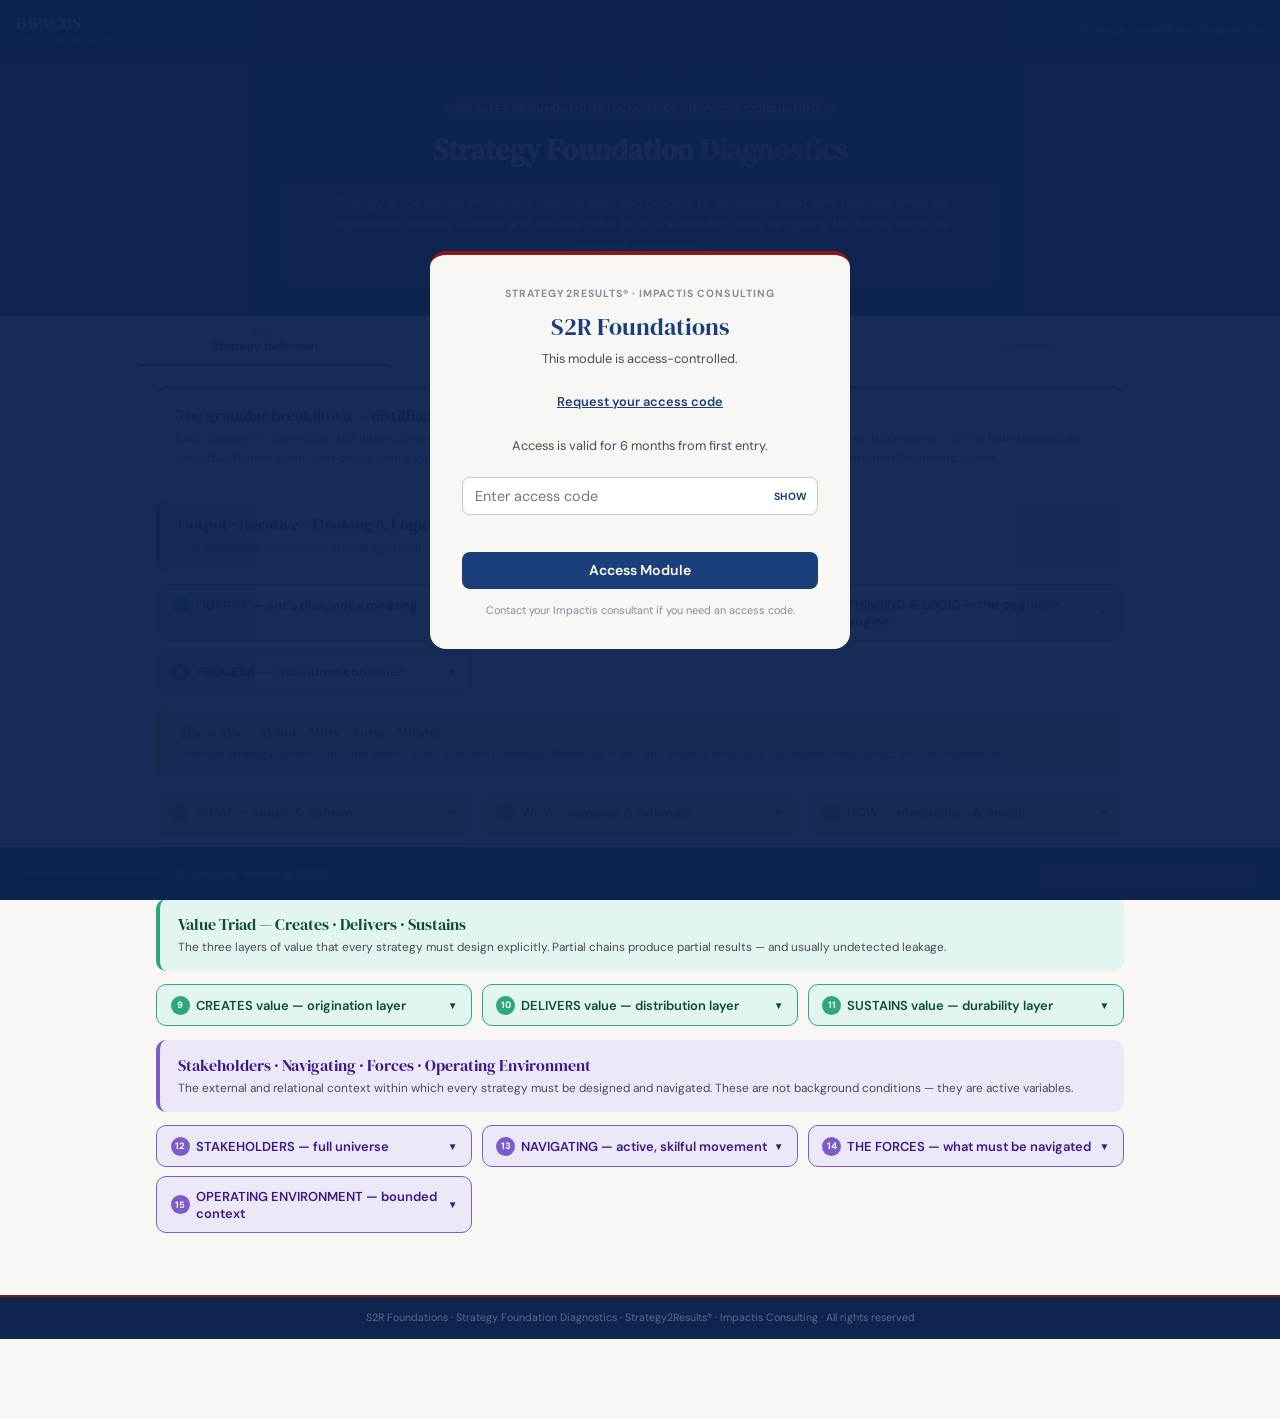
<file: s2rfoundationdiagonse.html>
<!DOCTYPE html>
<html lang="en">
<head>
<meta charset="UTF-8">
<meta name="viewport" content="width=device-width, initial-scale=1.0">
<title>Strategy Foundation Diagnostics | Strategy2Results® · Impactis Consulting</title>
<link rel="preconnect" href="https://fonts.googleapis.com">
<link href="https://fonts.googleapis.com/css2?family=DM+Sans:ital,opsz,wght@0,9..40,300;0,9..40,400;0,9..40,500;0,9..40,600;1,9..40,400&family=DM+Serif+Display&display=swap" rel="stylesheet">
<style>
:root{--navy:#1B3F7A;--navy-dk:#0F2550;--red:#8C1A1A;--bg:#F8F7F4;--surf:#FFFFFF;--surf2:#F2F0EC;--bdr:#E2DFD8;--bdr2:#CCC9C0;--tx:#1A1A2E;--tx2:#4A4A5E;--tx3:#8A8A9E;--fp-bg:#EEF2FA;--fp-bd:#6B8FCC;--fp-tx:#1B3F7A;--fw-bg:#FEF3E2;--fw-bd:#D8920A;--fw-tx:#7A4500;--fv-bg:#E2F5EE;--fv-bd:#2EA87A;--fv-tx:#0A5030;--fe-bg:#EDE8F8;--fe-bd:#7B5CC8;--fe-tx:#3A1A8A;--dd-bg:#FEF3E2;--dd-bd:#D8920A;--dd-tx:#7A4500;--di-bg:#EEF2FA;--di-bd:#6B8FCC;--di-tx:#1B3F7A;--dg-bg:#E2F5EE;--dg-bd:#2EA87A;--dg-tx:#0A5030}
*{box-sizing:border-box;margin:0;padding:0}
body{font-family:'DM Sans',sans-serif;background:var(--bg);color:var(--tx);min-height:100vh;padding-bottom:80px}
.topnav{background:var(--navy-dk);padding:0 1rem;display:flex;align-items:center;justify-content:space-between;height:60px;position:sticky;top:0;z-index:200;border-bottom:2px solid var(--red)}
.brand-name{font-family:'DM Serif Display',serif;font-size:.95rem;color:#fff}
.brand-sub{font-size:.58rem;color:rgba(255,255,255,.4);text-transform:uppercase;letter-spacing:.09em;display:block}
.hero{background:var(--navy-dk);padding:2.25rem 1.5rem 1.75rem;text-align:center;position:relative;overflow:hidden}
.hero::before{content:'';position:absolute;inset:0;background:radial-gradient(circle at 15% 60%,rgba(123,92,200,.12),transparent 55%),radial-gradient(circle at 85% 25%,rgba(44,80,153,.18),transparent 50%)}
.hero-badge{display:inline-block;background:rgba(123,92,200,.25);border:1px solid rgba(123,92,200,.5);color:rgba(255,255,255,.85);padding:.22rem .8rem;border-radius:20px;font-size:.63rem;font-weight:600;letter-spacing:.1em;text-transform:uppercase;margin-bottom:.8rem;position:relative}
.hero h1{font-family:'DM Serif Display',serif;font-size:1.8rem;color:#fff;line-height:1.25;margin-bottom:.45rem;position:relative}
.hero h1 em{color:#C8A8F0;font-style:normal}
.hero-def{background:rgba(255,255,255,.06);border:1px solid rgba(255,255,255,.12);border-radius:11px;padding:.8rem 1.25rem;max-width:720px;margin:.6rem auto 0;position:relative}
.hero-def p{font-size:.79rem;color:rgba(255,255,255,.7);line-height:1.7;font-style:italic}
.hero-def cite{font-size:.6rem;color:rgba(255,255,255,.38);display:block;margin-top:.3rem;text-transform:uppercase;letter-spacing:.06em;font-style:normal}
.tabs-wrap{background:var(--surf);border-bottom:1px solid var(--bdr);position:sticky;top:60px;z-index:90}
.tabs{display:flex;max-width:1000px;margin:0 auto;overflow-x:auto}
.tabs::-webkit-scrollbar{height:0}
.tab{flex:1;min-width:110px;padding:.65rem .35rem;border:none;background:none;font-family:'DM Sans',sans-serif;font-size:.7rem;font-weight:500;color:var(--tx3);cursor:pointer;border-bottom:2px solid transparent;transition:all .15s;text-align:center}
.tab:hover{color:var(--tx);background:var(--surf2)}
.tab.act{color:var(--navy);border-bottom-color:var(--navy);font-weight:600}
.tab .tn{display:block;font-size:.55rem;font-weight:700;letter-spacing:.07em;text-transform:uppercase;opacity:.5;margin-bottom:1px}
.main{max-width:1000px;margin:0 auto;padding:1.2rem 1rem 3rem}
.ts{display:none}.ts.act{display:block}
.sh{border-radius:10px;padding:.9rem 1.15rem;margin-bottom:.85rem;border-left:4px solid}
.sh.p{background:var(--fp-bg);border-left-color:var(--fp-bd)}
.sh.w{background:var(--fw-bg);border-left-color:var(--fw-bd)}
.sh.v{background:var(--fv-bg);border-left-color:var(--fv-bd)}
.sh.e{background:var(--fe-bg);border-left-color:var(--fe-bd)}
.sh-title{font-family:'DM Serif Display',serif;font-size:1rem;margin-bottom:.18rem}
.sh-sub{font-size:.74rem;color:var(--tx2);line-height:1.55}
.cg{display:grid;grid-template-columns:repeat(auto-fill,minmax(275px,1fr));gap:.6rem;margin-bottom:.85rem}
.cc{border-radius:10px;overflow:hidden;border:1px solid;transition:box-shadow .12s}
.cc:hover{box-shadow:0 3px 10px rgba(0,0,0,.08)}
.cc-hdr{padding:.65rem .85rem;display:flex;align-items:center;gap:6px;cursor:pointer;user-select:none}
.cc-num{width:19px;height:19px;border-radius:50%;display:flex;align-items:center;justify-content:center;font-size:.58rem;font-weight:700;flex-shrink:0}
.cc-name{font-size:.81rem;font-weight:600;flex:1}
.cc-chev{font-size:.62rem;transition:transform .18s;flex-shrink:0}
.cc-chev.op{transform:rotate(180deg)}
.cc-body{display:none;padding:.6rem .85rem .85rem;border-top:1px solid rgba(0,0,0,.07)}
.cc-body.op{display:block}
.cl{font-size:.58rem;font-weight:700;text-transform:uppercase;letter-spacing:.07em;margin-bottom:2px;opacity:.65}
.ct{font-size:.75rem;line-height:1.6;margin-bottom:.42rem}
.cfail{border-radius:7px;padding:.4rem .58rem;margin-bottom:.45rem;background:rgba(140,26,26,.08);border:1px solid rgba(140,26,26,.17)}
.cg-box{border-radius:8px;padding:.5rem .65rem;margin-top:.5rem;border:1px dashed rgba(0,0,0,.2);background:rgba(255,255,255,.55)}
.cg-lbl{font-size:.57rem;font-weight:700;text-transform:uppercase;letter-spacing:.07em;margin-bottom:.25rem;opacity:.6}
.cg-q{font-size:.76rem;font-weight:500;line-height:1.45;margin-bottom:.38rem}
.cg-box textarea{width:100%;border:1px solid rgba(0,0,0,.15);border-radius:6px;padding:.35rem .5rem;font-size:.73rem;font-family:'DM Sans',sans-serif;resize:vertical;min-height:46px;background:rgba(255,255,255,.8);line-height:1.5}
.cg-box textarea:focus{outline:none;border-color:var(--navy)}
.char-c{font-size:.58rem;text-align:right;margin-top:2px;opacity:.5}
.eg{display:grid;grid-template-columns:repeat(auto-fill,minmax(270px,1fr));gap:.8rem;margin-bottom:1rem}
.ec{border-radius:12px;border:1px solid var(--bdr);background:var(--surf);overflow:hidden}
.ec-top{padding:.9rem 1rem .7rem;border-bottom:1px solid var(--bdr)}
.ec-badge{font-size:.58rem;font-weight:700;text-transform:uppercase;letter-spacing:.07em;padding:2px 6px;border-radius:4px;display:inline-block;margin-bottom:.4rem}
.ec-lbl{font-size:.62rem;font-weight:600;color:var(--tx3);text-transform:uppercase;letter-spacing:.07em;margin-bottom:.15rem}
.ec-title{font-family:'DM Serif Display',serif;font-size:1rem;margin-bottom:.12rem}
.ec-ans{font-size:.7rem;font-style:italic;opacity:.75;margin-bottom:.28rem;color:var(--tx2)}
.ec-sub{font-size:.73rem;color:var(--tx2);line-height:1.55}
.ec-out{display:inline-block;font-size:.67rem;font-weight:600;padding:2px 8px;border-radius:5px;margin-top:.4rem}
.ec-body{padding:.8rem 1rem}
.ec-sl{font-size:.58rem;font-weight:700;text-transform:uppercase;letter-spacing:.07em;color:var(--tx3);margin-bottom:.35rem}
.ec-mode{padding:.35rem 0;border-top:1px solid var(--bdr);display:flex;gap:6px;align-items:flex-start}
.ec-mode:first-child{border-top:none}
.ec-dot{width:5px;height:5px;border-radius:50%;flex-shrink:0;margin-top:5px}
.ec-mt{font-size:.74rem;color:var(--tx2);line-height:1.5}
.ec-cycle{display:flex;flex-wrap:wrap;gap:3px;margin-bottom:.55rem}
.ec-step{font-size:.65rem;font-weight:500;padding:2px 7px;border-radius:5px}
.ec-cad{border-radius:8px;padding:.48rem .65rem;border:1px solid var(--bdr);margin-top:.5rem}
.cad-row{font-size:.72rem;color:var(--tx2);padding:2px 0;display:flex;gap:6px}
.cad-dot{width:4px;height:4px;border-radius:50%;flex-shrink:0;margin-top:7px}
.fail-b{margin-top:.65rem;background:#FEE;border-radius:7px;padding:.4rem .58rem;border-left:3px solid #E04040}
.fl{font-size:.58rem;font-weight:700;color:#8C1A1A;text-transform:uppercase;letter-spacing:.06em;margin-bottom:1px}
.ft{font-size:.72rem;color:#7A1A1A}
.eg-box{background:rgba(27,63,122,.05);border:1px dashed rgba(27,63,122,.22);border-radius:8px;padding:.55rem .7rem;margin-top:.7rem}
.eg-lbl{font-size:.58rem;font-weight:700;text-transform:uppercase;letter-spacing:.07em;color:var(--navy);opacity:.65;margin-bottom:.24rem}
.eg-q{font-size:.75rem;font-weight:500;color:var(--navy);line-height:1.45;margin-bottom:.35rem}
.eg-box textarea{width:100%;border:1px solid rgba(27,63,122,.22);border-radius:6px;padding:.35rem .5rem;font-size:.72rem;font-family:'DM Sans',sans-serif;resize:vertical;min-height:44px;background:rgba(255,255,255,.8)}
.eg-box textarea:focus{outline:none;border-color:var(--navy)}
.arch{background:var(--surf);border:1px solid var(--bdr);border-radius:13px;padding:1.1rem 1.25rem;margin-bottom:1rem;border-top:3px solid var(--navy)}
.arch-title{font-family:'DM Serif Display',serif;font-size:1.1rem;color:var(--navy);margin-bottom:.22rem}
.arch-sub{font-size:.76rem;color:var(--tx2);line-height:1.55;margin-bottom:.9rem}
.arch-layers{display:grid;grid-template-columns:repeat(3,1fr);gap:.6rem;margin-bottom:.9rem}
.al{border-radius:10px;padding:.75rem .9rem;border:1px solid}
.al-num{font-size:.58rem;font-weight:700;text-transform:uppercase;letter-spacing:.08em;margin-bottom:.25rem;opacity:.65}
.al-title{font-size:.86rem;font-weight:600;margin-bottom:.18rem}
.al-sub{font-size:.62rem;text-transform:uppercase;letter-spacing:.06em;margin-bottom:.3rem;opacity:.65}
.al-what{font-size:.74rem;line-height:1.5;margin-bottom:.28rem}
.al-fail{font-size:.7rem;font-style:italic;opacity:.7}
.arch-ins{background:var(--navy-dk);border-radius:10px;padding:.95rem 1.1rem;color:#fff;margin-top:.6rem}
.ai-title{font-family:'DM Serif Display',serif;font-size:.98rem;color:#C8A8F0;margin-bottom:.45rem}
.ai-cols{display:grid;grid-template-columns:1fr 1fr;gap:.8rem}
.ai-lbl{font-size:.6rem;font-weight:700;text-transform:uppercase;letter-spacing:.07em;color:rgba(255,255,255,.45);margin-bottom:.27rem}
.ai-item{font-size:.74rem;color:rgba(255,255,255,.72);line-height:1.5;padding:2px 0}
.ai-item::before{content:"→ ";opacity:.45}
.ai-truth{background:rgba(200,168,240,.12);border:1px solid rgba(200,168,240,.28);border-radius:8px;padding:.6rem .8rem;margin-top:.7rem}
.ai-truth p{font-size:.78rem;color:rgba(255,255,255,.82);line-height:1.65;font-style:italic}
.chain-wrap{display:flex;flex-direction:column;margin-bottom:1rem}
.cs{display:flex;align-items:stretch;position:relative}
.cc-conn{display:flex;flex-direction:column;align-items:center;flex-shrink:0;width:38px}
.cn-dot{width:28px;height:28px;border-radius:50%;display:flex;align-items:center;justify-content:center;font-size:.72rem;font-weight:700;flex-shrink:0;z-index:2;margin-top:11px}
.cn-line{width:2px;flex:1;margin:0 auto}
.cs:last-child .cn-line{display:none}
.cc-cont{flex:1;padding:.42rem .2rem .42rem .35rem;margin-bottom:.45rem}
.ch-card{border-radius:9px;border:1px solid;padding:.75rem .9rem;cursor:pointer;transition:box-shadow .12s}
.ch-card:hover{box-shadow:0 3px 9px rgba(0,0,0,.07)}
.ch-hdr{display:flex;align-items:center;justify-content:space-between}
.ch-title{font-size:.85rem;font-weight:600}
.ch-body{display:none;margin-top:.55rem;border-top:1px solid rgba(0,0,0,.08);padding-top:.55rem}
.ch-body.op{display:block}
.ch-lbl{font-size:.57rem;font-weight:700;text-transform:uppercase;letter-spacing:.06em;margin-bottom:1px;opacity:.63}
.ch-txt{font-size:.75rem;line-height:1.6;margin-bottom:.38rem}
.ch-fail{border-radius:6px;padding:.38rem .55rem;margin-bottom:.42rem;background:rgba(140,26,26,.08);border:1px solid rgba(140,26,26,.15)}
.ch-gbox{border-radius:7px;padding:.45rem .6rem;border:1px dashed rgba(0,0,0,.17);background:rgba(255,255,255,.5)}
.ch-glbl{font-size:.57rem;font-weight:700;text-transform:uppercase;letter-spacing:.06em;margin-bottom:.22rem;opacity:.58}
.ch-gq{font-size:.75rem;font-weight:500;line-height:1.42;margin-bottom:.34rem}
.ch-gbox textarea{width:100%;border:1px solid var(--bdr2);border-radius:5px;padding:.32rem .48rem;font-size:.72rem;font-family:'DM Sans',sans-serif;resize:vertical;min-height:42px;background:rgba(255,255,255,.85)}
.ch-gbox textarea:focus{outline:none;border-color:var(--navy)}
.dig-grid{display:grid;grid-template-columns:repeat(3,1fr);gap:.75rem;margin-bottom:.9rem}
.dc{border-radius:12px;border:1px solid;overflow:hidden}
.dc-top{padding:.8rem .9rem;border-bottom:1px solid rgba(0,0,0,.08)}
.dc-badge{font-size:.58rem;font-weight:700;text-transform:uppercase;letter-spacing:.08em;padding:2px 6px;border-radius:4px;display:inline-block;margin-bottom:.35rem}
.dc-title{font-family:'DM Serif Display',serif;font-size:1.05rem;margin-bottom:.15rem}
.dc-el{font-size:.68rem;font-weight:500;opacity:.65}
.dc-body{padding:.75rem .9rem}
.dc-sl{font-size:.57rem;font-weight:700;text-transform:uppercase;letter-spacing:.07em;margin-bottom:.27rem;opacity:.58}
.dc-txt{font-size:.75rem;line-height:1.6;margin-bottom:.45rem}
.dp{display:inline-block;font-size:.65rem;font-weight:500;padding:2px 6px;border-radius:5px;margin:2px 2px 2px 0}
.dh{display:flex;align-items:flex-start;gap:5px;margin-bottom:.25rem}
.dh-dot{width:4px;height:4px;border-radius:50%;flex-shrink:0;margin-top:6px}
.dh-txt{font-size:.72rem;line-height:1.5;color:var(--tx2)}
.dl-tag{border-radius:6px;padding:.45rem .65rem;margin-top:.65rem;font-size:.72rem}
.dig-map-wrap{background:var(--surf);border:1px solid var(--bdr);border-radius:12px;padding:1rem 1.15rem}
.dig-map-title{font-family:'DM Serif Display',serif;font-size:1rem;color:var(--navy);margin-bottom:.2rem}
.dig-map-sub{font-size:.74rem;color:var(--tx2);margin-bottom:.7rem}
.dmt{width:100%;border-collapse:collapse;font-size:.74rem}
.dmt th{padding:.45rem .7rem;text-align:left;font-size:.57rem;font-weight:700;text-transform:uppercase;letter-spacing:.07em;border-bottom:2px solid var(--bdr);background:var(--surf2)}
.dmt td{padding:.42rem .7rem;vertical-align:top;border-bottom:1px solid var(--bdr);line-height:1.5}
.dmt tr:last-child td{border-bottom:none}
.mt{display:inline-block;font-size:.63rem;font-weight:600;padding:1px 5px;border-radius:4px;margin:1px}
.assess-bar{position:fixed;bottom:0;left:0;right:0;background:var(--navy-dk);border-top:2px solid var(--red);padding:.65rem 1.25rem;display:flex;align-items:center;justify-content:space-between;z-index:300}
.ap{display:flex;align-items:center;gap:.55rem}
.adots{display:flex;gap:2px}
.adot{width:6px;height:6px;border-radius:50%;background:rgba(255,255,255,.18);transition:background .18s}
.adot.f{background:rgba(200,168,240,.75)}
.albl{font-size:.7rem;color:rgba(255,255,255,.55)}
.acta{padding:.45rem 1.1rem;border-radius:8px;border:none;font-family:'DM Sans',sans-serif;font-size:.78rem;font-weight:600;cursor:pointer;transition:all .15s}
.acta.rdy{background:#C8A8F0;color:var(--navy-dk)}
.acta.pnd{background:rgba(255,255,255,.08);color:rgba(255,255,255,.35);cursor:default}
.ao{position:fixed;inset:0;background:rgba(15,37,80,.92);z-index:400;display:none;align-items:flex-start;justify-content:center;padding:2rem 1rem;overflow-y:auto}
.ao.op{display:flex}
.ap-panel{background:var(--bg);border-radius:16px;max-width:740px;width:100%;padding:1.75rem;position:relative}
.ap-title{font-family:'DM Serif Display',serif;font-size:1.4rem;color:var(--navy);margin-bottom:.2rem}
.ap-sub{font-size:.78rem;color:var(--tx2);margin-bottom:1.25rem}
.dsg{display:grid;grid-template-columns:repeat(3,1fr);gap:.65rem;margin-bottom:1.1rem}
.dsc{border-radius:11px;padding:.9rem 1rem;border:1px solid}
.dsc-l{font-size:.6rem;font-weight:700;text-transform:uppercase;letter-spacing:.08em;margin-bottom:.25rem;opacity:.65}
.dsc-s{font-size:1.85rem;font-weight:700;margin-bottom:.18rem;line-height:1}
.dsc-m{font-size:.73rem;font-weight:600;margin-bottom:.35rem}
.dsc-bar{height:4px;border-radius:3px;margin-bottom:.45rem;background:var(--bdr)}
.dsc-fill{height:4px;border-radius:3px;transition:width .5s ease}
.dsc-gaps{font-size:.7rem;color:var(--tx2);line-height:1.55}
.ai-panel{background:var(--navy-dk);border-radius:10px;padding:.9rem 1.1rem;color:#fff;margin-bottom:.9rem}
.ai-pt{font-size:.68rem;font-weight:700;text-transform:uppercase;letter-spacing:.07em;color:#C8A8F0;margin-bottom:.3rem}
.ai-ptxt{font-size:.78rem;color:rgba(255,255,255,.78);line-height:1.62}
.close-ao{position:absolute;top:.9rem;right:.9rem;background:none;border:none;font-size:1.1rem;cursor:pointer;color:var(--tx3)}
.ib{background:var(--surf);border:1px solid var(--bdr);border-radius:12px;padding:.95rem 1.2rem;margin-bottom:.9rem;border-top:3px solid var(--fe-bd)}
.ib-title{font-family:'DM Serif Display',serif;font-size:1rem;margin-bottom:.22rem}
.ib-sub{font-size:.76rem;color:var(--tx2);line-height:1.6}
@media(max-width:680px){.dig-grid,.arch-layers,.ai-cols,.dsg{grid-template-columns:1fr}.cg{grid-template-columns:1fr}.hero h1{font-size:1.45rem}}
footer{background:var(--navy-dk);color:rgba(255,255,255,.32);text-align:center;padding:.9rem;font-size:.66rem;border-top:2px solid var(--red)}
</style>
</head>
<body>

<!-- NAV -->
<nav class="topnav">
  <div>
    <span class="brand-name">IMPACTIS</span>
    <span class="brand-sub">Strategy2Results®</span>
  </div>
  <div style="font-size:.68rem;color:rgba(255,255,255,.45);font-weight:500;letter-spacing:.05em">Strategy Foundation Diagnostics</div>
</nav>

<!-- HERO -->
<div class="hero">
  <div class="hero-badge">Strategy Foundation Diagnostics · Impactis Consulting</div>
  <h1>Strategy Foundation <em>Diagnostics</em></h1>
  <div class="hero-def">
    <p>Strategy is the output of iterative thinking, logic and process to determine what, why, how and when an organisation creates, delivers and sustains value to its stakeholders while navigating the forces within its operating environment.</p>
    <cite>Strategy2Results® Master Definition</cite>
  </div>
</div>

<!-- TABS -->
<div class="tabs-wrap">
  <div class="tabs">
    <button class="tab act" onclick="goTab(1)"><span class="tn">Part 1</span>Strategy Definition</button>
    <button class="tab" onclick="goTab(2)"><span class="tn">Part 2</span>Strategy Engine</button>
    <button class="tab" onclick="goTab(3)"><span class="tn">Part 3</span>Causal Logic Chain</button>
    <button class="tab" onclick="goTab(4)"><span class="tn">Part 4</span>DIG Alignment</button>
  </div>
</div>

<!-- MAIN CONTENT -->
<div class="main">
<div class="ts act" id="t1">
  <div class="ib"><div class="ib-title">The granular breakdown — distilling the critical elements</div><div class="ib-sub">Each concept in the master definition carries strategic weight. Understanding what each means — and what breaks when it is missing — is the foundation of all work that follows. Each card closes with a guiding question for your organisation. Your responses feed the Strategy Foundation Diagnostic report.</div></div>
  <div class="sh p"><div class="sh-title" style="color:var(--fp-tx)">Output · Iterative · Thinking &amp; Logic · Process</div><div class="sh-sub">The nature and mechanism of strategy itself — what it is and how it works as a system.</div></div>
  <div class="cg" id="g-proc"></div>
  <div class="sh w" style="margin-top:.55rem"><div class="sh-title" style="color:var(--fw-tx)">The 4 Ws — What · Why · How · When</div><div class="sh-sub">The four strategic dimensions that define every coherent strategy. Weakness in any one creates structural incompleteness across the DIG framework.</div></div>
  <div class="cg" id="g-4w"></div>
  <div class="sh v" style="margin-top:.55rem"><div class="sh-title" style="color:var(--fv-tx)">Value Triad — Creates · Delivers · Sustains</div><div class="sh-sub">The three layers of value that every strategy must design explicitly. Partial chains produce partial results — and usually undetected leakage.</div></div>
  <div class="cg" id="g-vt"></div>
  <div class="sh e" style="margin-top:.55rem"><div class="sh-title" style="color:var(--fe-tx)">Stakeholders · Navigating · Forces · Operating Environment</div><div class="sh-sub">The external and relational context within which every strategy must be designed and navigated. These are not background conditions — they are active variables.</div></div>
  <div class="cg" id="g-env"></div>
</div>

<div class="ts" id="t2">
  <div class="ib"><div class="ib-title">The Strategy Engine — three interlocked components</div><div class="ib-sub">Three components must run simultaneously for strategy to be both sharp and durable. They have distinct roles. Confusion between them is itself a strategic failure.</div></div>
  <div class="eg" id="eg-grid"></div>
  <div class="arch">
    <div class="arch-title">Critical Architecture — How They Stack</div>
    <div class="arch-sub">The three components form a layered system. Failure in any one cannot be compensated by strength in another.</div>
    <div class="arch-layers">
      <div class="al" style="background:var(--fp-bg);border-color:var(--fp-bd)"><div class="al-num" style="color:var(--fp-tx)">Layer 1 — Foundation</div><div class="al-title" style="color:var(--fp-tx)">Thinking Logic</div><div class="al-sub" style="color:var(--fp-tx)">Determines whether conclusions are sound</div><div class="al-what" style="color:var(--fp-tx)">The quality of cognitive reasoning that drives every strategic judgement. Get this wrong and everything built on top is sophisticated nonsense.</div><div class="al-fail" style="color:var(--fp-tx)">Poor logic → well-structured, confident, wrong decisions</div></div>
      <div class="al" style="background:var(--fw-bg);border-color:var(--fw-bd)"><div class="al-num" style="color:var(--fw-tx)">Layer 2 — Scaffolding</div><div class="al-title" style="color:var(--fw-tx)">Process</div><div class="al-sub" style="color:var(--fw-tx)">Organises thinking into repeatable steps</div><div class="al-what" style="color:var(--fw-tx)">Without process, good thinking stays in people's heads. Process converts private insight into shared, testable, documented strategic positions that survive leadership change.</div><div class="al-fail" style="color:var(--fw-tx)">Poor process → inconsistent decisions that restart every cycle</div></div>
      <div class="al" style="background:var(--fv-bg);border-color:var(--fv-bd)"><div class="al-num" style="color:var(--fv-tx)">Layer 3 — Motion</div><div class="al-title" style="color:var(--fv-tx)">Iterative Nature</div><div class="al-sub" style="color:var(--fv-tx)">Revisits and improves decisions over time</div><div class="al-what" style="color:var(--fv-tx)">Even sound logic well-structured will become stale. Iteration is what keeps strategy alive — testing assumptions against reality and revising in response to evidence.</div><div class="al-fail" style="color:var(--fv-tx)">Poor iteration → stale strategy defended as settled doctrine</div></div>
    </div>
    <div class="arch-ins">
      <div class="ai-title">The Real Insight — Where most organisations fail</div>
      <div class="ai-cols">
        <div><div class="ai-lbl">What most organisations do</div><div class="ai-item">Focus heavily on Process (frameworks, templates)</div><div class="ai-item">Add some Iteration (reviews, strategy days)</div><div class="ai-item">Largely ignore Thinking Logic — the quality of reasoning</div></div>
        <div><div class="ai-lbl">What the result looks like</div><div class="ai-item">Well-structured, regularly reviewed… bad decisions</div><div class="ai-item">Strategy that is internally coherent but fundamentally wrong</div><div class="ai-item">Confidence that is not grounded in sound logic</div></div>
      </div>
      <div class="ai-truth"><p>"Thinking Logic determines whether we are right. Process ensures we are consistent. Iteration ensures we get better. Most organisations only invest seriously in Process — which is why most strategy fails not from lack of effort but from errors of logic, not errors of data."</p></div>
    </div>
  </div>
</div>

<div class="ts" id="t3">
  <div class="ib"><div class="ib-title">Causal Logic Chain — input to output</div><div class="ib-sub">The end-to-end causal chain: how inputs become strategy. Each stage is a necessary condition for the next. Weakness at any stage propagates forward as strategic failure.</div></div>
  <div class="chain-wrap" id="chain-wrap"></div>
</div>

<div class="ts" id="t4">
  <div class="ib"><div class="ib-title">DIG Framework Alignment — Direction · Influence · Grounding</div><div class="ib-sub">Each element of the master definition maps to exactly one DIG layer. This mapping is the architecture of the BUILD journey.</div></div>
  <div class="dig-grid">
    <div class="dc" style="border-color:var(--dd-bd)">
      <div class="dc-top" style="background:var(--dd-bg)">
        <div class="dc-badge" style="background:rgba(215,140,10,.2);color:var(--dd-tx);border:1px solid var(--dd-bd)">Layer 1 · Base Camp 1</div>
        <div class="dc-title" style="color:var(--dd-tx)">Direction</div>
        <div class="dc-el" style="color:var(--dd-tx)">What + Why — Scope, Intent &amp; Differentiation</div>
      </div>
      <div class="dc-body">
        <div class="dc-sl" style="color:var(--dd-tx)">What it covers</div>
        <div class="dc-txt">Where the organisation plays and why it expects to win. The purpose that makes all other choices coherent.</div>
        <div class="dc-sl" style="color:var(--dd-tx)">Outputs from BC1 Lenses 1–4</div>
        <div style="margin-bottom:.55rem"><span class="dp" style="background:var(--dd-bg);color:var(--dd-tx);border:1px solid var(--dd-bd)">Strategic intent (WHY)</span><span class="dp" style="background:var(--dd-bg);color:var(--dd-tx);border:1px solid var(--dd-bd)">Domain scope (WHAT)</span><span class="dp" style="background:var(--dd-bg);color:var(--dd-tx);border:1px solid var(--dd-bd)">SiP success picture</span><span class="dp" style="background:var(--dd-bg);color:var(--dd-tx);border:1px solid var(--dd-bd)">OKR architecture</span><span class="dp" style="background:var(--dd-bg);color:var(--dd-tx);border:1px solid var(--dd-bd)">ABCV integrity check</span></div>
        <div class="dc-sl" style="color:var(--dd-tx)">Health indicators</div>
        <div class="dh"><div class="dh-dot" style="background:var(--dd-bd)"></div><div class="dh-txt">Every leader can state WHAT and WHY in one sentence</div></div>
        <div class="dh"><div class="dh-dot" style="background:var(--dd-bd)"></div><div class="dh-txt">Decisions are consistently filtered through the WHY</div></div>
        <div class="dh"><div class="dh-dot" style="background:var(--dd-bd)"></div><div class="dh-txt">Direction is stable across leadership change</div></div>
        <div class="dh"><div class="dh-dot" style="background:var(--dd-bd)"></div><div class="dh-txt">Stakeholders can articulate why they choose this organisation</div></div>
        <div class="dl-tag" style="background:rgba(215,140,10,.1);border:1px solid rgba(215,140,10,.22);color:var(--dd-tx)">BC1: Lens 1 (Heart &amp; Mind) · Lens 2 (SiP) · Lens 3 (KISS &amp; OKR) · Lens 4 (ABCV)</div>
      </div>
    </div>
    <div class="dc" style="border-color:var(--di-bd)">
      <div class="dc-top" style="background:var(--di-bg)">
        <div class="dc-badge" style="background:rgba(107,143,204,.2);color:var(--di-tx);border:1px solid var(--di-bd)">Layer 2 · Base Camp 2</div>
        <div class="dc-title" style="color:var(--di-tx)">Influence</div>
        <div class="dc-el" style="color:var(--di-tx)">How + When — Execution &amp; Performance Architecture</div>
      </div>
      <div class="dc-body">
        <div class="dc-sl" style="color:var(--di-tx)">What it covers</div>
        <div class="dc-txt">How the organisation mobilises its capabilities, people, and resources to deliver strategy — the HOW and WHEN of execution.</div>
        <div class="dc-sl" style="color:var(--di-tx)">Outputs from BC2 Lenses 5–8</div>
        <div style="margin-bottom:.55rem"><span class="dp" style="background:var(--di-bg);color:var(--di-tx);border:1px solid var(--di-bd)">Unclogging protocol</span><span class="dp" style="background:var(--di-bg);color:var(--di-tx);border:1px solid var(--di-bd)">PM architecture</span><span class="dp" style="background:var(--di-bg);color:var(--di-tx);border:1px solid var(--di-bd)">CXO expectation register</span><span class="dp" style="background:var(--di-bg);color:var(--di-tx);border:1px solid var(--di-bd)">RRR cycle</span><span class="dp" style="background:var(--di-bg);color:var(--di-tx);border:1px solid var(--di-bd)">Accountability map</span></div>
        <div class="dc-sl" style="color:var(--di-tx)">Health indicators</div>
        <div class="dh"><div class="dh-dot" style="background:var(--di-bd)"></div><div class="dh-txt">HOW is explicit — traceable to capability and resourcing</div></div>
        <div class="dh"><div class="dh-dot" style="background:var(--di-bd)"></div><div class="dh-txt">Decision rights are clear and exercised with accountability</div></div>
        <div class="dh"><div class="dh-dot" style="background:var(--di-bd)"></div><div class="dh-txt">Performance expectations are documented per function</div></div>
        <div class="dh"><div class="dh-dot" style="background:var(--di-bd)"></div><div class="dh-txt">Strategic blockers are visible and are being removed</div></div>
        <div class="dl-tag" style="background:rgba(107,143,204,.1);border:1px solid rgba(107,143,204,.22);color:var(--di-tx)">BC2: Lens 5 (Unclogging) · Lens 6 (PM Setup) · Lens 7 (Expectations) · Lens 8 (RRR)</div>
      </div>
    </div>
    <div class="dc" style="border-color:var(--dg-bd)">
      <div class="dc-top" style="background:var(--dg-bg)">
        <div class="dc-badge" style="background:rgba(46,168,122,.2);color:var(--dg-tx);border:1px solid var(--dg-bd)">Layer 3 · Base Camp 3</div>
        <div class="dc-title" style="color:var(--dg-tx)">Grounding</div>
        <div class="dc-el" style="color:var(--dg-tx)">Sustains + Environment — Durability &amp; Cultural Fit</div>
      </div>
      <div class="dc-body">
        <div class="dc-sl" style="color:var(--dg-tx)">What it covers</div>
        <div class="dc-txt">What makes strategy durable — the fit between the organisation's internal conditions and the demands of its operating environment.</div>
        <div class="dc-sl" style="color:var(--dg-tx)">Outputs from BC3 Lenses 9–11</div>
        <div style="margin-bottom:.55rem"><span class="dp" style="background:var(--dg-bg);color:var(--dg-tx);border:1px solid var(--dg-bd)">ESRG alignment</span><span class="dp" style="background:var(--dg-bg);color:var(--dg-tx);border:1px solid var(--dg-bd)">Culture reinforcement plan</span><span class="dp" style="background:var(--dg-bg);color:var(--dg-tx);border:1px solid var(--dg-bd)">FIT operating rhythm</span><span class="dp" style="background:var(--dg-bg);color:var(--dg-tx);border:1px solid var(--dg-bd)">Org health register</span><span class="dp" style="background:var(--dg-bg);color:var(--dg-tx);border:1px solid var(--dg-bd)">Environmental fit assessment</span></div>
        <div class="dc-sl" style="color:var(--dg-tx)">Health indicators</div>
        <div class="dh"><div class="dh-dot" style="background:var(--dg-bd)"></div><div class="dh-txt">Culture actively reinforces strategic choices</div></div>
        <div class="dh"><div class="dh-dot" style="background:var(--dg-bd)"></div><div class="dh-txt">ESRG is designed as strategic asset, not compliance burden</div></div>
        <div class="dh"><div class="dh-dot" style="background:var(--dg-bd)"></div><div class="dh-txt">Organisation is adapting to forces, not just monitoring them</div></div>
        <div class="dh"><div class="dh-dot" style="background:var(--dg-bd)"></div><div class="dh-txt">FIT (Fortify-Improve-Thrive) rhythm is active and funded</div></div>
        <div class="dl-tag" style="background:rgba(46,168,122,.1);border:1px solid rgba(46,168,122,.22);color:var(--dg-tx)">BC3: Lens 9 (ESRG) · Lens 10 (Culture) · Lens 11 (FIT)</div>
      </div>
    </div>
  </div>
  <div class="dig-map-wrap">
    <div class="dig-map-title">Strategy Definition → DIG Mapping</div>
    <div class="dig-map-sub">Each element of the master definition is assigned to exactly one DIG layer — traced directly to the BASE CAMP and lens that activates it in the BUILD journey.</div>
    <table class="dmt">
      <thead><tr><th>Definition element</th><th>DIG layer</th><th>Base Camp</th><th>Primary lens(es)</th></tr></thead>
      <tbody>
        <tr><td>OUTPUT (strategy as deliverable)</td><td><span class="mt" style="background:var(--dd-bg);color:var(--dd-tx);border:1px solid var(--dd-bd)">Direction</span></td><td>BC1</td><td>Lens 4 — ABCV integrity</td></tr>
        <tr><td>ITERATIVE (living feedback loop)</td><td><span class="mt" style="background:var(--dg-bg);color:var(--dg-tx);border:1px solid var(--dg-bd)">Grounding</span></td><td>BC3</td><td>Lens 11 — FIT operating rhythm</td></tr>
        <tr><td>THINKING &amp; LOGIC (cognitive engine)</td><td><span class="mt" style="background:var(--dd-bg);color:var(--dd-tx);border:1px solid var(--dd-bd)">Direction</span></td><td>BC1</td><td>Lens 1 — Heart &amp; Mind alignment</td></tr>
        <tr><td>PROCESS (structured container)</td><td><span class="mt" style="background:var(--di-bg);color:var(--di-tx);border:1px solid var(--di-bd)">Influence</span></td><td>BC2</td><td>Lens 6 — Performance management setup</td></tr>
        <tr><td>WHAT (scope &amp; domain)</td><td><span class="mt" style="background:var(--dd-bg);color:var(--dd-tx);border:1px solid var(--dd-bd)">Direction</span></td><td>BC1</td><td>Lens 3 — KISS &amp; OKR definition</td></tr>
        <tr><td>WHY (purpose &amp; rationale)</td><td><span class="mt" style="background:var(--dd-bg);color:var(--dd-tx);border:1px solid var(--dd-bd)">Direction</span></td><td>BC1</td><td>Lens 2 — Strategy visioning &amp; SiP</td></tr>
        <tr><td>HOW (mechanism &amp; model)</td><td><span class="mt" style="background:var(--di-bg);color:var(--di-tx);border:1px solid var(--di-bd)">Influence</span></td><td>BC2</td><td>Lens 5 &amp; 6 — Unclogging &amp; PM setup</td></tr>
        <tr><td>WHEN (timing &amp; sequencing)</td><td><span class="mt" style="background:var(--di-bg);color:var(--di-tx);border:1px solid var(--di-bd)">Influence</span></td><td>BC2</td><td>Lens 8 — RRR cycle</td></tr>
        <tr><td>CREATES value</td><td><span class="mt" style="background:var(--dd-bg);color:var(--dd-tx);border:1px solid var(--dd-bd)">Direction</span></td><td>BC1</td><td>Lens 2 — SiP success picture</td></tr>
        <tr><td>DELIVERS value</td><td><span class="mt" style="background:var(--di-bg);color:var(--di-tx);border:1px solid var(--di-bd)">Influence</span></td><td>BC2</td><td>Lens 7 — Performance expectations</td></tr>
        <tr><td>SUSTAINS value</td><td><span class="mt" style="background:var(--dg-bg);color:var(--dg-tx);border:1px solid var(--dg-bd)">Grounding</span></td><td>BC3</td><td>Lens 11 — FIT operating rhythm</td></tr>
        <tr><td>STAKEHOLDERS</td><td><span class="mt" style="background:var(--dd-bg);color:var(--dd-tx);border:1px solid var(--dd-bd)">Direction</span></td><td>BC1</td><td>Lens 2 — Multi-stakeholder SiP</td></tr>
        <tr><td>NAVIGATING</td><td><span class="mt" style="background:var(--dg-bg);color:var(--dg-tx);border:1px solid var(--dg-bd)">Grounding</span></td><td>BC3</td><td>Lens 9 — ESRG &amp; environmental fit</td></tr>
        <tr><td>THE FORCES</td><td><span class="mt" style="background:var(--dg-bg);color:var(--dg-tx);border:1px solid var(--dg-bd)">Grounding</span></td><td>BC3</td><td>Lens 9 &amp; 10 — ESRG &amp; Culture</td></tr>
        <tr><td>OPERATING ENVIRONMENT</td><td><span class="mt" style="background:var(--dg-bg);color:var(--dg-tx);border:1px solid var(--dg-bd)">Grounding</span></td><td>BC3</td><td>Lens 9, 10, 11 — all Grounding lenses</td></tr>
      </tbody>
    </table>
  </div>
</div>
</div>

<!-- BOTTOM BAR -->
<div class="assess-bar">
  <div class="ap"><div class="adots" id="adots"></div><div class="albl" id="albl">0 responses submitted</div></div>
  <button class="acta pnd" id="acta" onclick="openA()">Complete All 26 Questions First</button>
</div>

<!-- REPORT MODAL -->
<div class="ao" id="ao">
  <div class="ap-panel">
    <button class="close-ao" onclick="closeA()">✕</button>
    <div class="ap-title">Strategy Foundation Diagnostic Report</div>
    <div class="ap-sub">All 26 questions answered. Your DIG maturity has been assessed and your recommended journey identified.</div>
    <div class="dsg" id="dsg"></div>
    <div class="ai-panel" id="ai-panel"></div>
    <div style="display:flex;gap:.65rem;margin-top:1rem;flex-wrap:wrap">
      <button onclick="downloadReport()" style="flex:1;min-width:140px;padding:.55rem 1rem;background:var(--navy);color:#fff;border:none;border-radius:8px;font-family:'DM Sans',sans-serif;font-size:.8rem;font-weight:600;cursor:pointer">⬇ Download (.html)</button>
      <button onclick="printReport()" style="flex:1;min-width:140px;padding:.55rem 1rem;background:#0A5030;color:#fff;border:none;border-radius:8px;font-family:'DM Sans',sans-serif;font-size:.8rem;font-weight:600;cursor:pointer">🖨 Save as PDF</button>
      <button onclick="emailReport()" style="flex:1;min-width:140px;padding:.55rem 1rem;background:var(--surf);color:var(--navy);border:1px solid var(--di-bd);border-radius:8px;font-family:'DM Sans',sans-serif;font-size:.8rem;font-weight:600;cursor:pointer">✉ Email Report</button>
      <button onclick="closeA()" style="padding:.55rem 1rem;background:none;color:var(--tx3);border:1px solid var(--bdr);border-radius:8px;font-family:'DM Sans',sans-serif;font-size:.8rem;cursor:pointer">Close</button>
    </div>
  </div>
</div>

<!-- ACCESS MODAL -->
<div id="access-overlay" style="display:flex;position:fixed;inset:0;background:rgba(15,37,80,.97);z-index:9999;align-items:center;justify-content:center">
  <div style="background:var(--bg);border-radius:16px;max-width:420px;width:90%;padding:2rem;text-align:center;border-top:4px solid var(--red)">
    <div style="font-size:.65rem;font-weight:700;text-transform:uppercase;letter-spacing:.1em;color:var(--tx3);margin-bottom:.65rem">Strategy2Results® · Impactis Consulting</div>
    <div style="font-family:'DM Serif Display',serif;font-size:1.5rem;color:var(--navy);margin-bottom:.3rem">S2R Foundations</div>
    <div style="font-size:.8rem;color:var(--tx2);margin-bottom:1.3rem;line-height:1.7">
      This module is access-controlled.<br><br>
      <a href="mailto:info@impactisconsulting.com?subject=S2R%20Access%20Request&body=Hi%20Impactis%20Team%2C%0D%0A%0D%0AI%20would%20like%20to%20request%20access%20to%20the%20Strategy2Results%C2%AE%20Foundations%20Diagnostics.%0D%0A%0D%0AName%3A%0D%0AOrganisation%3A%0D%0ARole%3A%0D%0A%0D%0AThank%20you." style="color:var(--navy);font-weight:600;text-decoration:underline;">Request your access code</a><br><br>
      Access is valid for 6 months from first entry.
    </div>
    <div style="position:relative;margin-bottom:.65rem">
      <input id="access-pw" type="password" placeholder="Enter access code"
        style="width:100%;padding:.55rem 2.5rem .55rem .75rem;border:1px solid var(--bdr2);border-radius:8px;font-family:'DM Sans',sans-serif;font-size:.9rem;outline:none">
      <span id="toggle-btn" onclick="togglePw()" style="position:absolute;right:10px;top:50%;transform:translateY(-50%);font-size:.65rem;color:var(--navy);cursor:pointer;font-weight:700;letter-spacing:.05em;user-select:none">SHOW</span>
    </div>
    <div id="access-err" style="color:#B22222;font-size:.75rem;margin-bottom:.55rem;min-height:1.1rem"></div>
    <button onclick="submitAccess()" style="width:100%;padding:.6rem;background:var(--navy);color:#fff;border:none;border-radius:8px;font-family:'DM Sans',sans-serif;font-size:.88rem;font-weight:600;cursor:pointer">Access Module</button>
    <div style="font-size:.68rem;color:var(--tx3);margin-top:.9rem">Contact your Impactis consultant if you need an access code.</div>
  </div>
</div>

<footer>S2R Foundations · Strategy Foundation Diagnostics · Strategy2Results® · Impactis Consulting · All rights reserved</footer>

<script>
// ── DATA ──
var R = {};
var CONCEPTS = [
  {id:'c1',g:'proc',n:1,nm:'OUTPUT — not a plan, not a meeting',bg:'var(--fp-bg)',bd:'var(--fp-bd)',tx:'var(--fp-tx)',what:'Strategy is a tangible deliverable — a decided, expressible position. Not the process of strategising, not the PowerPoint, not the off-site. The output is what can be tested, challenged, and acted upon.',imp:'Clarity of direction. People know what the organisation has committed to and can align decisions to it.',fail:'Strategy remains trapped in meetings and decks. Activity is mistaken for direction. No one can articulate what was actually decided.',gq:'Can your strategy be expressed in a single written statement that someone not in the room could act on? Describe what exists today.',dig:'Direction'},
  {id:'c2',g:'proc',n:2,nm:'ITERATIVE — continuously refined',bg:'var(--fp-bg)',bd:'var(--fp-bd)',tx:'var(--fp-tx)',what:'Strategy is never finished in one pass. It is a hypothesis that loops: form → test against reality → revise → repeat.',imp:'Adaptability. The organisation stays responsive to changing conditions without losing its overall direction.',fail:'Strategy becomes doctrine — defended as belief, not updated by evidence. Stale assumptions compound until the organisation is blindsided.',gq:'Describe the last time your strategy was formally updated in response to new information. What changed, and what triggered the revision?',dig:'Grounding'},
  {id:'c3',g:'proc',n:3,nm:'THINKING & LOGIC — the cognitive engine',bg:'var(--fp-bg)',bd:'var(--fp-bd)',tx:'var(--fp-tx)',what:'Thinking = divergent, exploratory, hypothesis-generating. Logic = convergent, analytical, assumption-testing. Both are required in sequence.',imp:'Ensures strategy is reasoned, not just inspired. Prevents both wishful thinking and paralysis by analysis.',fail:'Either wishful vision (thinking without logic) or analysis paralysis (logic without thinking). Most strategic errors are errors of logic, not errors of data.',gq:'What uncomfortable assumption does your current strategy rest on that has not been formally challenged? What would happen if that assumption were wrong?',dig:'Direction'},
  {id:'c4',g:'proc',n:4,nm:'PROCESS — structured container',bg:'var(--fp-bg)',bd:'var(--fp-bd)',tx:'var(--fp-tx)',what:'Process turns ad hoc thinking into a repeatable, auditable, scalable method. Defines who is involved, what inputs are needed, what tools are used, and what decisions get made at each stage.',imp:'Institutionalises strategy as an organisational capability — it survives leadership change and does not restart from zero each cycle.',fail:'Strategy is personality-dependent. When the brilliant individual leaves, the capability collapses. Process is the scaffolding that makes thinking transferable.',gq:'Describe your current strategy process. Who is involved? What decisions are made? Could someone else run the next cycle without you?',dig:'Influence'},
  {id:'c5',g:'4w',n:5,nm:'WHAT — scope & domain',bg:'var(--fw-bg)',bd:'var(--fw-bd)',tx:'var(--fw-tx)',what:"What value are we creating? What business are we actually in? What do we offer and deliberately not offer? This sets the boundary of the organisation's field of play.",imp:'Focus. Without a clear WHAT, the organisation spreads itself across too many arenas and wins none.',fail:'Scope creep, resource dilution, and strategic drift. The organisation tries to be everything to everyone and becomes nothing to anyone.',gq:'State your WHAT in one precise sentence — including what you have explicitly decided NOT to do. Where does your scope end?',dig:'Direction'},
  {id:'c6',g:'4w',n:6,nm:'WHY — purpose & rationale',bg:'var(--fw-bg)',bd:'var(--fw-bd)',tx:'var(--fw-tx)',what:'Why does this organisation exist? Why would stakeholders choose us? The North Star that makes all other decisions coherent.',imp:'Coherence. Every other strategic choice should flow from a clear WHY.',fail:'Incoherence. Decisions contradict each other because there is no unifying logic. The organisation cannot explain why it does what it does.',gq:'What is the unique reason stakeholders choose your organisation over every alternative — including doing nothing? Could a competitor make the same claim?',dig:'Direction'},
  {id:'c7',g:'4w',n:7,nm:'HOW — mechanism & model',bg:'var(--fw-bg)',bd:'var(--fw-bd)',tx:'var(--fw-tx)',what:'How do we actually deliver the value? What capabilities, processes, structures and partnerships make it possible?',imp:'Execution feasibility. A strategy with no credible HOW is just aspiration.',fail:'Strategy floats. Ambitious goals are set with no account of whether the organisation has — or can build — the capability to achieve them.',gq:'What are the two or three specific capabilities that make your strategy executable? Where are the most critical capability gaps right now?',dig:'Influence'},
  {id:'c8',g:'4w',n:8,nm:'WHEN — timing & sequencing',bg:'var(--fw-bg)',bd:'var(--fw-bd)',tx:'var(--fw-tx)',what:'When do we move? When do we hold? When do we exit? Timing determines whether the right move wins or fails.',imp:'Strategic leverage. The same move at the right moment is a competitive advantage.',fail:'The most underrated gap. Organisations make the right strategic choices at the wrong time — entering markets after the window closes or sequencing investments backwards.',gq:'What is the sequencing logic of your current strategy? What must happen first, and why does that order matter?',dig:'Influence'},
  {id:'c9',g:'vt',n:9,nm:'CREATES value — origination layer',bg:'var(--fv-bg)',bd:'var(--fv-bd)',tx:'var(--fv-tx)',what:'Any activity that generates something of worth that did not previously exist: product development, innovation, capability building, IP, brand equity.',imp:"A genuine supply of value that the market wants. Creation is what justifies the organisation's existence.",fail:'The organisation produces things that have no demand or meaning. Activity without value creation is waste dressed as productivity.',gq:'What new value are you currently generating that did not exist before? How do you know it is genuinely valued by its intended recipients?',dig:'Direction'},
  {id:'c10',g:'vt',n:10,nm:'DELIVERS value — distribution layer',bg:'var(--fv-bg)',bd:'var(--fv-bd)',tx:'var(--fv-tx)',what:'The full system of transmission: channels, distribution, customer experience, partnerships, pricing. The bridge between creation and receipt.',imp:'Value actually reaches stakeholders. A brilliant product unreachable by its intended user is a failed strategy.',fail:'The great product, broken experience failure. The organisation excels at creating but fails at distributing.',gq:'How reliably does your created value reach the people it was designed for? Where in the delivery system is the biggest breakdown?',dig:'Influence'},
  {id:'c11',g:'vt',n:11,nm:'SUSTAINS value — durability layer',bg:'var(--fv-bg)',bd:'var(--fv-bd)',tx:'var(--fv-tx)',what:'Sustaining requires investment in the conditions that make value possible: relationships, infrastructure, culture, financial health, continued relevance.',imp:'Long-term viability. The organisation does not harvest today at the expense of tomorrow.',fail:'Short-termism. The organisation extracts value faster than it replenishes the foundation.',gq:'What are you explicitly investing in today that ensures your strategy will still be relevant in three to five years — not just next quarter?',dig:'Grounding'},
  {id:'c12',g:'env',n:12,nm:'STAKEHOLDERS — full universe',bg:'var(--fe-bg)',bd:'var(--fe-bd)',tx:'var(--fe-tx)',what:"Broader than customers. Everyone with a stake in the organisation's actions: customers, employees, investors, communities, regulators, partners, future generations.",imp:'Legitimacy and resilience. Organisations that serve only one stakeholder class create fragilities that others eventually exploit.',fail:'Customer-only thinking creates blind spots. Employees, investors, regulators — ignored, each becomes a risk.',gq:'Name all the stakeholder groups your strategy must serve. Which group are you most likely underserving right now — and what risk does that create?',dig:'Direction'},
  {id:'c13',g:'env',n:13,nm:'NAVIGATING — active, skilful movement',bg:'var(--fe-bg)',bd:'var(--fe-bd)',tx:'var(--fe-tx)',what:'Not reacting. Not surviving. Not waiting. Navigation implies agency, skill, and continuous course correction — using forces rather than fighting them.',imp:'Strategic agency. The organisation is a purposeful actor in its environment, not a passenger.',fail:'Reactive posture. The organisation waits for the environment to force its hand, then scrambles.',gq:'Describe the most deliberate move your organisation has made in the last 12 months to shape its environment — rather than react to it.',dig:'Grounding'},
  {id:'c14',g:'env',n:14,nm:'THE FORCES — what must be navigated',bg:'var(--fe-bg)',bd:'var(--fe-bd)',tx:'var(--fe-tx)',what:'Competitive forces (rivals, substitutes), macro forces (economics, regulation, geopolitics), disruptive forces (technology, new models), social/environmental forces (ESG, demographics).',imp:'Accurate risk and opportunity mapping. Strategy that only accounts for current competitors is blind to the forces most likely to reshape the industry.',fail:'Strategic surprise. The organisation is blindsided by forces it was aware of but did not account for.',gq:'Which force in your operating environment poses the greatest threat to your strategy in the next 18 months — and how explicitly does your strategy address it?',dig:'Grounding'},
  {id:'c15',g:'env',n:15,nm:'OPERATING ENVIRONMENT — bounded context',bg:'var(--fe-bg)',bd:'var(--fe-bd)',tx:'var(--fe-tx)',what:'The full system within which the organisation exists: industry, economy, regulatory regime, technology landscape, social context, physical environment.',imp:'Context-specificity. Forces the strategy to be grounded — not a generic aspiration but a position calibrated to a real, specific environment.',fail:'Context-blind strategy. The organisation applies a strategy template that worked elsewhere without interrogating whether the conditions that made it work exist here.',gq:'How recently has your operating environment been formally scanned? What is the most significant environmental shift you are currently under-responding to?',dig:'Grounding'}
];

var ENGINE = [
  {id:'tl',badge:'Component 1',bg:'var(--fp-bg)',bd:'var(--fp-bd)',tx:'var(--fp-tx)',lbl:'Cognitive Layer',title:'Thinking Logic',ans:'It answers: How are we actually thinking? What mental models are shaping our conclusions?',sub:'Thinking Logic = the quality and type of reasoning applied inside the process.',out:'Clear, reasoned judgement',modes:[{d:'var(--fp-bd)',t:'<b>Causality mapping</b> — what drives what?'},{d:'var(--fp-bd)',t:'<b>Trade-off logic</b> — what will we NOT do?'},{d:'var(--fp-bd)',t:'<b>Integration logic</b> — how do choices reinforce each other?'},{d:'var(--fp-bd)',t:'<b>Temporal logic</b> — what happens first, next, later?'},{d:'var(--fp-bd)',t:'<b>Deductive reasoning</b> — if market does X, we must do Y'},{d:'var(--fp-bd)',t:'<b>Inductive leap-taking</b> — pattern recognition from incomplete data'}],cycle:null,cadence:null,fail:'Weak mental models produce sophisticated-looking analysis that reaches wrong conclusions. Most strategic errors are errors of logic, not errors of data.',gq:'Describe a recent strategic decision. Which reasoning mode dominated? Which mode was absent — and what might have changed if it had been applied?',dig:'Direction'},
  {id:'pr',badge:'Component 2',bg:'var(--fw-bg)',bd:'var(--fw-bd)',tx:'var(--fw-tx)',lbl:'Structural Logic',title:'Process',ans:'It answers: What are the steps we follow to move from ambiguity to decision?',sub:'Process = the architecture of thinking. The formal scaffolding that turns abstract thinking into auditable, repeatable, scalable decisions.',out:'A coherent decision',modes:[{d:'var(--fw-bd)',t:'<b>Diagnose</b> — understand reality without filtering'},{d:'var(--fw-bd)',t:'<b>Interpret</b> — extract meaning, not just patterns'},{d:'var(--fw-bd)',t:'<b>Design</b> — formulate choices and trade-offs'},{d:'var(--fw-bd)',t:'<b>Validate</b> — stress-test assumptions ruthlessly'},{d:'var(--fw-bd)',t:'<b>Refine</b> — loop back and improve'}],cycle:['1·Diagnose','2·Interpret','3·Design','4·Validate','5·Refine'],cadence:null,fail:'Over-engineered process kills thinking. Under-engineered process makes strategy personality-dependent.',gq:'Which of the 5 process stages (Diagnose, Interpret, Design, Validate, Refine) is most consistently skipped in your organisation — and what is the cost of that?',dig:'Influence'},
  {id:'it',badge:'Component 3',bg:'var(--fv-bg)',bd:'var(--fv-bd)',tx:'var(--fv-tx)',lbl:'Dynamic Feedback Logic',title:'Iterative Nature',ans:'It answers: How often and how well do we revisit and improve our decisions?',sub:'Iteration = the movement of thinking over time. Strategy is loop-based, not linear.',out:'A continuously improved decision',modes:null,cycle:['Sense','Interpret','Decide','Act','Observe → Repeat'],cadence:['<b>Weekly</b> — signal scanning and emerging anomalies','<b>Monthly</b> — assumption testing and performance read','<b>Quarterly</b> — initiative review and resource reallocation','<b>Annual</b> — full environmental reset and strategic refresh'],fail:'Weak strategy is rarely due to lack of intelligence. It is almost always due to poor iteration discipline.',gq:'How would you honestly describe your iteration discipline? When did evidence last genuinely change your strategic direction — not just your execution plan?',dig:'Grounding'}
];

var CHAIN = [
  {n:1,col:'#6B8FCC',bg:'#EEF2FA',bd:'#6B8FCC',tx:'#1B3F7A',title:'INPUTS — Data, context, constraints',what:'Raw material of strategy: market data, competitive intelligence, internal performance data, stakeholder signals, environmental scans, resource constraints, organisational history and culture.',fail:'Garbage in, garbage out. Strategies built on incomplete, biased, or stale inputs produce sophisticated-looking rationales for wrong conclusions.',gq:'How complete, current, and unbiased are your strategic inputs right now? What critical input is most likely missing?',dig:'Direction'},
  {n:2,col:'#6B8FCC',bg:'#EEF2FA',bd:'#6B8FCC',tx:'#1B3F7A',title:'ITERATIVE THINKING LOGIC — Mental model + reasoning',what:'Causal mapping, trade-off logic, integration logic, temporal sequencing, deductive reasoning, and inductive pattern recognition.',fail:'Without rigorous logic, data confirms biases rather than challenges them. The organisation produces analyses that feel strategic but decide nothing.',gq:'Where in your strategy work is thinking most rigorous? Where is it most likely to drift into assumption-confirming analysis?',dig:'Direction'},
  {n:3,col:'#D8920A',bg:'#FEF3E2',bd:'#D8920A',tx:'#7A4500',title:'STRUCTURED PROCESS CYCLES — Formalised iteration',what:'The workshops, governance forums, scenario sessions, and decision protocols that turn private thinking into shared, tested, documented strategic positions.',fail:'Strategy remains in the heads of a few senior individuals. It cannot be communicated, delegated, or tested.',gq:'How structured and consistent is your strategy process? Could someone step in and run the next cycle without the current lead person?',dig:'Influence'},
  {n:4,col:'#D8920A',bg:'#FEF3E2',bd:'#D8920A',tx:'#7A4500',title:'DECISIONS ACROSS WHAT / WHY / HOW / WHEN',what:'Explicit, documented choices across all four dimensions: WHAT (scope and domain), WHY (purpose and differentiation), HOW (capabilities and execution), WHEN (phasing and timing).',fail:'Incomplete strategy. WHAT and WHY without HOW and WHEN is vision without execution. HOW without WHY is activity without logic.',gq:'Which of the four dimensions — WHAT, WHY, HOW, or WHEN — is least clearly documented in your current strategy?',dig:'Direction'},
  {n:5,col:'#2EA87A',bg:'#E2F5EE',bd:'#2EA87A',tx:'#0A5030',title:'VALUE LIFECYCLE DESIGN — Creates → Delivers → Sustains',what:'Explicit design of the full value chain: Create (innovation and capability), Deliver (operations and experience), Sustain (culture, ESRG, and learning loops).',fail:'Over-focus on creation and delivery while underinvesting in sustainability systems.',gq:'Which stage of your value lifecycle is weakest — creating, delivering, or sustaining — and what evidence tells you that?',dig:'Influence'},
  {n:6,col:'#2EA87A',bg:'#E2F5EE',bd:'#2EA87A',tx:'#0A5030',title:'STAKEHOLDER ALIGNMENT — Multi-constituency logic',what:'Resolving competing expectations across customers, employees, investors, regulators, and communities.',fail:"Fragile strategy. Optimising for one stakeholder class at the expense of others creates structural vulnerabilities.",gq:"Which stakeholder group creates the greatest risk if their expectations are consistently not met — and how explicit is your strategy's response?",dig:'Direction'},
  {n:7,col:'#7B5CC8',bg:'#EDE8F8',bd:'#7B5CC8',tx:'#3A1A8A',title:'ENVIRONMENTAL NAVIGATION — External + internal forces',what:'Continuous reading and response to macro forces, micro forces, and internal forces (culture, legacy systems, organisational inertia).',fail:'Strategic irrelevance. The strategy was designed for an environment that no longer exists.',gq:'What internal force (culture, legacy, habits, or inertia) is most likely to undermine your strategy — and how explicitly are you addressing it?',dig:'Grounding'},
  {n:8,col:'#1B3F7A',bg:'#E6EBF8',bd:'#1B3F7A',tx:'#0F2550',title:'OUTPUT — Coherent, Executable Strategy',what:'A documentable, communicable, testable set of choices that answers WHAT, WHY, HOW, WHEN — designed to create, deliver, and sustain value for all stakeholders.',fail:'If the output cannot be written clearly, the thinking is not yet complete. Complexity in expression is a symptom of incomplete reasoning.',gq:"Could your complete strategy be communicated clearly by someone who wasn't in the room? Write it as a test: what would a one-page version say?",dig:'Direction'}
];

// ── SCORING ──
function sc(v) {
  var l = (v || '').trim().length;
  if (l < 3) return 0;
  if (l < 80) return 1;
  if (l < 180) return 2;
  return 3;
}
function answered() {
  var a = 0;
  CONCEPTS.forEach(function(c) { if (sc(R[c.id]) > 0) a++; });
  ENGINE.forEach(function(e) { if (sc(R['e' + e.id]) > 0) a++; });
  CHAIN.forEach(function(s) { if (sc(R['ch' + s.n]) > 0) a++; });
  return a;
}
function total() { return CONCEPTS.length + ENGINE.length + CHAIN.length; }
function updateBar() {
  var n = answered(), t = total(), rem = t - n;
  var d = document.getElementById('adots'), l = document.getElementById('albl'), b = document.getElementById('acta');
  if (!d) return;
  d.innerHTML = '';
  var show = Math.min(t, 18);
  for (var i = 0; i < show; i++) {
    var dot = document.createElement('div');
    dot.className = 'adot' + (i < Math.round(n * show / t) ? ' f' : '');
    d.appendChild(dot);
  }
  var rdy = (n === t);
  l.textContent = rdy ? 'All ' + t + ' questions answered — ready to generate report' : rem + ' question' + (rem === 1 ? '' : 's') + ' remaining (' + n + '/' + t + ')';
  b.className = 'acta ' + (rdy ? 'rdy' : 'pnd');
  b.textContent = rdy ? 'Generate Strategy Gap Report' : 'Complete All ' + t + ' Questions First';
}
function saveR(id, val) { R[id] = val; updateBar(); }

// ── CARD BUILDERS ──
function mkCC(c) {
  var card = document.createElement('div');
  card.className = 'cc';
  card.style.borderColor = c.bd;
  card.style.background = c.bg;
  card.innerHTML =
    '<div class="cc-hdr" onclick="togCC(this)">' +
      '<div class="cc-num" style="background:' + c.bd + ';color:#fff">' + c.n + '</div>' +
      '<span class="cc-name" style="color:' + c.tx + '">' + c.nm + '</span>' +
      '<span class="cc-chev" style="color:' + c.tx + '">&#9660;</span>' +
    '</div>' +
    '<div class="cc-body">' +
      '<div class="cl" style="color:' + c.tx + '">What it means</div>' +
      '<div class="ct" style="color:' + c.tx + '">' + c.what + '</div>' +
      '<div class="cl" style="color:' + c.tx + '">Strategic implication</div>' +
      '<div class="ct" style="color:' + c.tx + '">' + c.imp + '</div>' +
      '<div class="cfail"><div class="cl" style="color:#8C1A1A">Failure if missing</div><div class="ct" style="color:#7A1A1A;font-size:.73rem">' + c.fail + '</div></div>' +
      '<div class="cg-box" style="border-color:' + c.bd + '">' +
        '<div class="cg-lbl" style="color:' + c.tx + '">Guiding question</div>' +
        '<div class="cg-q" style="color:' + c.tx + '">' + c.gq + '</div>' +
        '<textarea data-rid="' + c.id + '" placeholder="Your response..." oninput="saveR(this.dataset.rid,this.value)" style="border-color:' + c.bd + '"></textarea>' +
      '</div>' +
    '</div>';
  return card;
}

function mkEC(e) {
  var mH = '';
  if (e.modes) { e.modes.forEach(function(m) { mH += '<div class="ec-mode"><div class="ec-dot" style="background:' + m.d + '"></div><div class="ec-mt">' + m.t + '</div></div>'; }); }
  var cyH = '';
  if (e.cycle) { e.cycle.forEach(function(s, i) { cyH += '<span class="ec-step" style="background:' + e.bg + ';color:' + e.tx + ';border:1px solid ' + e.bd + '">' + s + '</span>'; if (e.id === 'it' && i < e.cycle.length - 1) cyH += '<span style="font-size:.62rem;color:var(--tx3)">&#8594;</span>'; }); }
  var cadH = '';
  if (e.cadence) { cadH = '<div class="ec-cad">'; e.cadence.forEach(function(r) { cadH += '<div class="cad-row"><div class="cad-dot" style="background:' + e.bd + '"></div><div>' + r + '</div></div>'; }); cadH += '</div>'; }
  var card = document.createElement('div');
  card.className = 'ec';
  card.innerHTML =
    '<div class="ec-top">' +
      '<div class="ec-badge" style="background:' + e.bg + ';color:' + e.tx + ';border:1px solid ' + e.bd + '">' + e.badge + '</div>' +
      '<div class="ec-lbl">' + e.lbl + '</div>' +
      '<div class="ec-title">' + e.title + '</div>' +
      '<div class="ec-ans">' + e.ans + '</div>' +
      '<div class="ec-sub">' + e.sub + '</div>' +
      '<div class="ec-out" style="background:' + e.bg + ';color:' + e.tx + ';border:1px solid ' + e.bd + '">Output: ' + e.out + '</div>' +
    '</div>' +
    '<div class="ec-body">' +
      (e.cycle ? '<div class="ec-sl">' + (e.id === 'it' ? 'The feedback loop' : '5-stage sequence') + '</div><div class="ec-cycle">' + cyH + '</div>' : '') +
      (e.modes ? '<div class="ec-sl">' + (e.id === 'tl' ? '6 reasoning modes' : 'Stage detail') + '</div>' + mH : '') +
      cadH +
      '<div class="fail-b"><div class="fl">Failure mode</div><div class="ft">' + e.fail + '</div></div>' +
      '<div class="eg-box">' +
        '<div class="eg-lbl">Guiding question</div>' +
        '<div class="eg-q">' + e.gq + '</div>' +
        '<textarea data-rid="e' + e.id + '" placeholder="Your response..." oninput="saveR(this.dataset.rid,this.value)"></textarea>' +
      '</div>' +
    '</div>';
  return card;
}

function buildChain() {
  var w = document.getElementById('chain-wrap');
  if (!w) return;
  CHAIN.forEach(function(s, i) {
    var last = (i === CHAIN.length - 1);
    var outer = document.createElement('div');
    outer.className = 'cs';
    var conn = document.createElement('div');
    conn.className = 'cc-conn';
    conn.innerHTML = '<div class="cn-dot" style="background:' + s.col + ';color:#fff">' + s.n + '</div>' + (!last ? '<div class="cn-line" style="background:linear-gradient(' + s.col + ',#ddd)"></div>' : '');
    var cont = document.createElement('div');
    cont.className = 'cc-cont';
    var card = document.createElement('div');
    card.className = 'ch-card';
    card.style.background = s.bg;
    card.style.borderColor = s.bd;
    card.onclick = function() { togCh(s.n); };
    var body = document.createElement('div');
    body.className = 'ch-body';
    body.id = 'chb-' + s.n;
    body.innerHTML =
      '<div class="ch-lbl" style="color:' + s.tx + '">What happens here</div>' +
      '<div class="ch-txt" style="color:' + s.tx + '">' + s.what + '</div>' +
      '<div class="ch-fail"><div class="ch-lbl" style="color:#8C1A1A">What breaks if this stage is weak</div><div class="ch-txt" style="color:#7A1A1A;font-size:.73rem">' + s.fail + '</div></div>' +
      '<div class="ch-gbox" style="border-color:' + s.bd + '">' +
        '<div class="ch-glbl" style="color:' + s.tx + '">Guiding question</div>' +
        '<div class="ch-gq" style="color:' + s.tx + '">' + s.gq + '</div>' +
        '<textarea data-rid="ch' + s.n + '" placeholder="Your response..." onclick="event.stopPropagation()" oninput="saveR(this.dataset.rid,this.value)"></textarea>' +
      '</div>';
    var hdr = document.createElement('div');
    hdr.className = 'ch-hdr';
    hdr.innerHTML = '<div class="ch-title" style="color:' + s.tx + '">' + s.title + '</div><span id="chv-' + s.n + '" style="font-size:.62rem;color:' + s.tx + ';transition:transform .18s">&#9660;</span>';
    card.appendChild(hdr);
    card.appendChild(body);
    cont.appendChild(card);
    outer.appendChild(conn);
    outer.appendChild(cont);
    w.appendChild(outer);
  });
}

// ── INTERACTIONS ──
function goTab(n) {
  document.querySelectorAll('.ts').forEach(function(s, i) { s.classList.toggle('act', i + 1 === n); });
  document.querySelectorAll('.tab').forEach(function(t, i) { t.classList.toggle('act', i + 1 === n); });
  window.scrollTo(0, 0);
}
function togCC(hdr) {
  var body = hdr.parentElement.querySelector('.cc-body');
  var chev = hdr.querySelector('.cc-chev');
  if (!body) return;
  var op = body.classList.toggle('op');
  if (chev) chev.classList.toggle('op', op);
}
function togCh(id) {
  var b = document.getElementById('chb-' + id), c = document.getElementById('chv-' + id);
  if (!b) return;
  var op = b.classList.toggle('op');
  if (c) c.style.transform = op ? 'rotate(180deg)' : '';
}

// ── MATURITY & ROUTING ──
var MAT = ['Emerging', 'Developing', 'Established', 'Optimising'];
var MATC = ['#E04040', '#D8920A', '#2EA87A', '#1B3F7A'];
var MATINS = [
  'Your strategy foundation is at the <b>Emerging</b> stage. Critical elements across Direction, Influence, and Grounding remain undefined or untested. Priority: begin with Direction (WHAT and WHY) before designing any execution architecture.',
  'Your strategy foundation is <b>Developing</b>. Some elements are clear but gaps remain — particularly in the weaker DIG layer. Focus effort on the lowest-scoring layer before entering the BUILD journey.',
  'Your strategy foundation is <b>Established</b>. Core elements are in place. The gaps identified represent refinement opportunities. You are likely ready to enter the BUILD journey at the relevant Base Camp.',
  'Your strategy foundation is <b>Optimising</b>. Strong engagement across all three DIG layers. Use the gaps identified to sharpen specific lenses in the BUILD journey rather than rebuilding from scratch.'
];

function getRoute(oi, layerResults) {
  var dir = layerResults.find(function(l) { return l.key === 'Direction'; });
  var inf = layerResults.find(function(l) { return l.key === 'Influence'; });
  var gnd = layerResults.find(function(l) { return l.key === 'Grounding'; });
  var dP = dir ? dir.pct : 0, iP = inf ? inf.pct : 0, gP = gnd ? gnd.pct : 0;
  if (dP < 50 || iP < 50) return {
    journey: 'FULL DIG BUILD', color: '#0F2550',
    what: 'All three Base Camps (Direction, Influence, Grounding) must be built from the ground up.',
    why: "Critical gaps in Direction and/or Influence mean the strategy's foundations are not yet established. Execution architecture cannot be designed until strategic intent, scope, and HOW are explicitly defined.",
    focus: 'BC1: Heart & Mind · SiP · KISS/OKR · ABCV → BC2: Unclogging · PM Setup · Expectations · RRR → BC3: ESRG · Culture · FIT'
  };
  if (oi <= 1 || gP < 60) return {
    journey: 'TARGETED DIG REBUILD', color: '#8C1A1A',
    what: 'Specific Base Camps with critical gaps must be rebuilt. Direction may be sound — focus effort on weak layers.',
    why: 'Your Direction foundation is established but Influence or Grounding gaps are creating execution and durability risk.',
    focus: 'Identify lowest-scoring DIG layer → enter BUILD at that Base Camp → use gap analysis to sequence lens work'
  };
  return {
    journey: 'DIG REFINE & COMMUNICATE', color: '#0A5030',
    what: 'Strategy is well-articulated across all three layers. Priority shifts to sharpening and communicating.',
    why: 'All three DIG layers are established. The highest-leverage next move is ensuring your strategy is understood, owned, and activated by every stakeholder audience.',
    focus: 'CXO translation maps · White space analysis · Strategic playbook development · Stakeholder communication cadence'
  };
}

function gapLabel(qid, score) {
  var fail = (FAIL_MAP[qid] || '');
  var snippet = fail.length > 120 ? fail.substring(0, 120) + '...' : fail;
  if (score === 0) return '<span style="color:#C0392B;font-weight:600">Critical gap</span> — ' + snippet;
  if (score === 1) return '<span style="color:#D8920A;font-weight:600">Partial gap</span> — Response present but shallow. Risk: ' + snippet;
  if (score === 2) return '<span style="color:#2980B9;font-weight:600">Minor gap</span> — Reasonably addressed. Recommend deeper work.';
  return '<span style="color:#27AE60;font-weight:600">Well addressed</span> — No significant gap identified.';
}

// ── REPORT GENERATION ──
var lastReport = {};
var FAIL_MAP = {};
CONCEPTS.forEach(function(c) { FAIL_MAP[c.id] = c.fail; });
ENGINE.forEach(function(e) { FAIL_MAP['e' + e.id] = e.fail; });
CHAIN.forEach(function(s) { FAIL_MAP['ch' + s.n] = s.fail; });

function buildReport() {
  var layers = {
    Direction: {qs:[], bg:'var(--dd-bg)', bd:'var(--dd-bd)', tx:'var(--dd-tx)', lenses:'BC1 Lenses 1–4'},
    Influence: {qs:[], bg:'var(--di-bg)', bd:'var(--di-bd)', tx:'var(--di-tx)', lenses:'BC2 Lenses 5–8'},
    Grounding: {qs:[], bg:'var(--dg-bg)', bd:'var(--dg-bd)', tx:'var(--dg-tx)', lenses:'BC3 Lenses 9–11'}
  };
  CONCEPTS.forEach(function(c) { layers[c.dig].qs.push({id:c.id, nm:c.nm, gq:c.gq, fail:c.fail}); });
  ENGINE.forEach(function(e) { layers[e.dig].qs.push({id:'e'+e.id, nm:e.title, gq:e.gq, fail:e.fail}); });
  CHAIN.forEach(function(s) { layers[s.dig].qs.push({id:'ch'+s.n, nm:s.title, gq:s.gq, fail:s.fail}); });
  var scH = '', totPct = 0, lc = 0, layerResults = [];
  Object.keys(layers).forEach(function(key) {
    var L = layers[key];
    var max = L.qs.length * 3;
    var got = L.qs.reduce(function(sum, q) { return sum + sc(R[q.id]); }, 0);
    var pct = max > 0 ? Math.round(got / max * 100) : 0;
    var mi = pct < 25 ? 0 : pct < 50 ? 1 : pct < 75 ? 2 : 3;
    totPct += pct; lc++;
    var shallow = L.qs.filter(function(q) { return sc(R[q.id]) < 2; });
    layerResults.push({key:key, pct:pct, mi:mi, lenses:L.lenses, shallow:shallow, L:L});
    scH += '<div class="dsc" style="background:' + L.bg + ';border-color:' + L.bd + '">' +
      '<div class="dsc-l" style="color:' + L.tx + '">' + key + ' · ' + L.lenses + '</div>' +
      '<div class="dsc-s" style="color:' + L.tx + '">' + pct + '%</div>' +
      '<div class="dsc-m" style="color:' + MATC[mi] + '">' + MAT[mi] + '</div>' +
      '<div class="dsc-bar"><div class="dsc-fill" style="width:' + pct + '%;background:' + L.bd + '"></div></div>' +
      '<div class="dsc-gaps">' + (shallow.length > 0 ? shallow.length + ' area(s) need deeper work.' : 'This layer is well-engaged.') + '</div>' +
    '</div>';
  });
  var avg = lc > 0 ? Math.round(totPct / lc) : 0;
  var oi = avg < 25 ? 0 : avg < 50 ? 1 : avg < 75 ? 2 : 3;
  lastReport = {scH:scH, avg:avg, oi:oi, layerResults:layerResults};
  return lastReport;
}

function openA() {
  if (answered() < total()) return;
  var rep = buildReport();
  var route = getRoute(rep.oi, rep.layerResults);
  lastReport.route = route;
  document.getElementById('dsg').innerHTML = rep.scH;
  var mc = {Emerging:'#C0392B', Developing:'#D8920A', Established:'#2980B9', Optimising:'#27AE60'};
  var tax = '<div style="margin-bottom:.8rem">' +
    '<div style="font-size:.6rem;font-weight:700;text-transform:uppercase;letter-spacing:.08em;color:rgba(255,255,255,.45);margin-bottom:.35rem">Maturity Taxonomy</div>' +
    '<div style="display:grid;grid-template-columns:1fr 1fr;gap:.3rem">' +
    [['Emerging','0–24%','Foundations undefined. Tacit, reactive.'],
     ['Developing','25–49%','Some elements clear. Significant gaps.'],
     ['Established','50–74%','Core elements in place. Minor gaps.'],
     ['Optimising','75–100%','Coherent, well-managed across all layers.']].map(function(r) {
      return '<div style="background:rgba(255,255,255,.07);border-radius:5px;padding:.35rem .5rem">' +
        '<span style="font-size:.63rem;font-weight:700;color:' + mc[r[0]] + '">' + r[0] + '</span>' +
        '<span style="font-size:.58rem;color:rgba(255,255,255,.45);margin-left:4px">' + r[1] + '</span>' +
        '<div style="font-size:.67rem;color:rgba(255,255,255,.65);margin-top:1px">' + r[2] + '</div></div>';
    }).join('') + '</div></div>';
  var matText = MATINS[rep.oi].split('<b>').join('<b>').split('</b>').join('</b>');
  var mat = '<div style="background:rgba(255,255,255,.07);border-radius:7px;padding:.6rem .85rem;margin-bottom:.7rem">' +
    '<div style="font-size:.6rem;font-weight:700;text-transform:uppercase;letter-spacing:.07em;color:rgba(255,255,255,.45);margin-bottom:.2rem">Overall Maturity</div>' +
    '<div style="font-size:1rem;font-weight:700;color:' + mc[MAT[rep.oi]] + '">' + MAT[rep.oi] + ' (' + rep.avg + '%)</div>' +
    '<div style="font-size:.74rem;color:rgba(255,255,255,.72);margin-top:.28rem;line-height:1.55">' + matText + '</div></div>';
  var rte = '<div style="background:' + route.color + ';border-radius:7px;padding:.65rem .9rem">' +
    '<div style="font-size:.58rem;font-weight:700;text-transform:uppercase;letter-spacing:.08em;opacity:.65;margin-bottom:.2rem">Recommended Next Journey</div>' +
    '<div style="font-size:1rem;font-weight:700;margin-bottom:.3rem">' + route.journey + '</div>' +
    '<div style="font-size:.73rem;opacity:.88;margin-bottom:.2rem"><b>What:</b> ' + route.what + '</div>' +
    '<div style="font-size:.73rem;opacity:.88;margin-bottom:.2rem"><b>Why:</b> ' + route.why + '</div>' +
    '<div style="font-size:.7rem;opacity:.75"><b>Focus:</b> ' + route.focus + '</div></div>';
  document.getElementById('ai-panel').innerHTML = tax + mat + rte;
  document.getElementById('ao').classList.add('op');
}
function closeA() { document.getElementById('ao').classList.remove('op'); }
document.getElementById('ao').addEventListener('click', function(e) { if (e.target === this) closeA(); });

function buildReportHTML(rep) {
  var date = new Date().toLocaleDateString('en-ZA', {year:'numeric', month:'long', day:'numeric'});
  var route = rep.route || getRoute(rep.oi, rep.layerResults);
  var taxonomy =
    '<table style="width:100%;border-collapse:collapse;margin-bottom:8px;font-size:12px">' +
    '<thead><tr style="background:#f5f5f5"><th style="padding:7px 10px;text-align:left;border:1px solid #ddd">Level</th><th style="padding:7px 10px;text-align:left;border:1px solid #ddd">Score range</th><th style="padding:7px 10px;text-align:left;border:1px solid #ddd">What it means</th><th style="padding:7px 10px;text-align:left;border:1px solid #ddd">Typical signal</th></tr></thead><tbody>' +
    '<tr><td style="padding:7px 10px;border:1px solid #ddd;font-weight:700;color:#C0392B">Emerging</td><td style="padding:7px 10px;border:1px solid #ddd">0–24%</td><td style="padding:7px 10px;border:1px solid #ddd">Strategic thinking present but not structured or shared. Direction is tacit. Execution is reactive.</td><td style="padding:7px 10px;border:1px solid #ddd">Leaders disagree on scope and purpose. No documented strategy.</td></tr>' +
    '<tr style="background:#fafafa"><td style="padding:7px 10px;border:1px solid #ddd;font-weight:700;color:#D8920A">Developing</td><td style="padding:7px 10px;border:1px solid #ddd">25–49%</td><td style="padding:7px 10px;border:1px solid #ddd">Some elements defined but significant gaps remain. Strategy is personality-dependent.</td><td style="padding:7px 10px;border:1px solid #ddd">Direction partly clear but HOW and WHEN are vague. Culture not factored in.</td></tr>' +
    '<tr><td style="padding:7px 10px;border:1px solid #ddd;font-weight:700;color:#2980B9">Established</td><td style="padding:7px 10px;border:1px solid #ddd">50–74%</td><td style="padding:7px 10px;border:1px solid #ddd">Core elements in place across all three DIG layers. Gaps are refinements, not structural failures.</td><td style="padding:7px 10px;border:1px solid #ddd">Strategy is documented and understood. Execution mostly aligned.</td></tr>' +
    '<tr style="background:#fafafa"><td style="padding:7px 10px;border:1px solid #ddd;font-weight:700;color:#27AE60">Optimising</td><td style="padding:7px 10px;border:1px solid #ddd">75–100%</td><td style="padding:7px 10px;border:1px solid #ddd">Well-articulated, coherent, actively managed across all layers. Organisation iterates deliberately.</td><td style="padding:7px 10px;border:1px solid #ddd">All DIG layers strong. Strategy is a living management tool.</td></tr>' +
    '</tbody></table>';
  var layerRows = rep.layerResults.map(function(lr) {
    return '<tr><td style="padding:8px 10px;border:1px solid #ddd;font-weight:700">' + lr.key + '</td>' +
      '<td style="padding:8px 10px;border:1px solid #ddd;color:#555">' + lr.lenses + '</td>' +
      '<td style="padding:8px 10px;border:1px solid #ddd;font-weight:700;color:' + MATC[lr.mi] + '">' + lr.pct + '% — ' + MAT[lr.mi] + '</td>' +
      '<td style="padding:8px 10px;border:1px solid #ddd;font-size:12px;color:#666">' + (lr.shallow.length > 0 ? lr.shallow.length + ' element(s) need deeper work' : 'All elements well-addressed') + '</td></tr>';
  }).join('');
  var rows = '';
  rep.layerResults.forEach(function(lr) {
    lr.L.qs.forEach(function(q) {
      var ans = (R[q.id] || '').trim() || '(not answered)';
      var score = sc(R[q.id]);
      var gap = gapLabel(q.id, score);
      var rowBg = score === 0 ? '#fff8f8' : score === 1 ? '#fffbf0' : '#fff';
      rows += '<tr style="background:' + rowBg + '">' +
        '<td style="padding:7px 10px;border:1px solid #ddd;font-weight:700;vertical-align:top;font-size:12px">' + q.nm.replace(/[—–].+/, '').trim() + '<br><span style="font-size:10px;color:#888;font-weight:400">' + lr.key + '</span></td>' +
        '<td style="padding:7px 10px;border:1px solid #ddd;font-size:11px;color:#555;vertical-align:top">' + q.gq + '</td>' +
        '<td style="padding:7px 10px;border:1px solid #ddd;font-size:12px;vertical-align:top">' + ans + '</td>' +
        '<td style="padding:7px 10px;border:1px solid #ddd;font-size:11px;vertical-align:top">' + gap + '</td>' +
      '</tr>';
    });
  });
  var overallText = MATINS[rep.oi].split('<b>').join('<strong>').split('</b>').join('</strong>');
  return '<!DOCTYPE html><html><head><meta charset="UTF-8"><title>S2R Foundation Diagnostic Report</title>' +
    '<style>body{font-family:Georgia,serif;max-width:960px;margin:40px auto;padding:20px;color:#1A1A2E;line-height:1.5}' +
    'h1{font-size:24px;color:#0F2550;margin:8px 0 4px}h2{font-size:13px;color:#0F2550;text-transform:uppercase;letter-spacing:.06em;margin:24px 0 10px;padding-bottom:4px;border-bottom:1px solid #ddd}' +
    'table{width:100%;border-collapse:collapse}th{background:#0F2550;color:#fff;padding:8px 10px;text-align:left;font-size:12px}' +
    '@media print{.no-print{display:none}}</style></head>' +
    '<body>' +
    '<div style="border-bottom:3px solid #8C1A1A;padding-bottom:14px;margin-bottom:20px">' +
      '<div style="font-size:10px;color:#888;text-transform:uppercase;letter-spacing:.08em;margin-bottom:4px">Impactis Consulting · Strategy2Results® · Confidential</div>' +
      '<h1>Strategy Foundation Diagnostic Report</h1>' +
      '<div style="font-size:12px;color:#666">Generated: ' + date + ' &nbsp;|&nbsp; Overall Maturity: <b style="color:' + MATC[rep.oi] + '">' + MAT[rep.oi] + '</b> (' + rep.avg + '%)</div>' +
    '</div>' +
    '<div class="no-print" style="background:#e8f4e8;border:1px solid #27AE60;border-radius:6px;padding:10px 14px;margin-bottom:18px;font-size:12px">' +
      '<b>To save as PDF:</b> Use your browser\'s Print function (Ctrl+P / Cmd+P) and select "Save as PDF" as the destination.' +
    '</div>' +
    '<h2>Maturity Taxonomy — Understanding the levels</h2>' + taxonomy +
    '<h2>DIG Layer Scores</h2>' +
    '<table style="margin-bottom:18px"><thead><tr><th>Layer</th><th>Scope</th><th>Score</th><th>Gap summary</th></tr></thead><tbody>' + layerRows + '</tbody></table>' +
    '<div style="background:' + route.color + ';color:#fff;border-radius:8px;padding:14px 18px;margin-bottom:18px">' +
      '<div style="font-size:10px;font-weight:700;text-transform:uppercase;letter-spacing:.08em;opacity:.7;margin-bottom:4px">Recommended Next Journey</div>' +
      '<div style="font-size:18px;font-weight:700;margin-bottom:6px">' + route.journey + '</div>' +
      '<div style="font-size:12px;opacity:.9;margin-bottom:6px"><b>What:</b> ' + route.what + '</div>' +
      '<div style="font-size:12px;opacity:.9;margin-bottom:6px"><b>Why:</b> ' + route.why + '</div>' +
      '<div style="font-size:12px;opacity:.85"><b>Focus areas:</b> ' + route.focus + '</div>' +
    '</div>' +
    '<div style="background:#f5f7ff;border-left:4px solid #1B3F7A;padding:12px 16px;margin-bottom:18px;font-size:12px"><b>Overall assessment:</b> ' + overallText + '</div>' +
    '<h2>Element-level Gap Analysis</h2>' +
    '<table><thead><tr><th style="width:18%">Area</th><th style="width:28%">Guiding Question</th><th style="width:28%">Your Response</th><th style="width:26%">Gap Assessment</th></tr></thead><tbody>' + rows + '</tbody></table>' +
    '</body></html>';
}

function printReport() {
  var rep = lastReport;
  if (!rep.layerResults) rep = buildReport();
  var w = window.open('', '_blank');
  w.document.write(buildReportHTML(rep));
  w.document.close();
  setTimeout(function() { w.print(); }, 600);
}

function downloadReport() {
  var rep = lastReport;
  if (!rep.layerResults) rep = buildReport();
  var date = new Date().toLocaleDateString('en-ZA', {year:'numeric', month:'long', day:'numeric'});
  var blob = new Blob([buildReportHTML(rep)], {type:'text/html'});
  var a = document.createElement('a');
  a.href = URL.createObjectURL(blob);
  a.download = 'S2R_Foundation_Diagnostic_Report_' + date.replace(/\s/g, '_') + '.html';
  a.click();
}

function emailReport() {
  var rep = lastReport;
  if (!rep.layerResults) rep = buildReport();
  var route = rep.route || getRoute(rep.oi, rep.layerResults);
  var sep = '--------------------------------------------------';
  var lines = [
    'S2R STRATEGY FOUNDATION DIAGNOSTIC REPORT',
    'Impactis Consulting | Strategy2Results(r)',
    'Generated: ' + new Date().toLocaleDateString(), '',
    'OVERALL MATURITY: ' + MAT[rep.oi] + ' (' + rep.avg + '%)', '',
    sep, 'MATURITY TAXONOMY:',
    '  Emerging     0-24%    Foundations undefined. Strategy tacit and reactive.',
    '  Developing   25-49%   Some elements clear. Significant gaps remain.',
    '  Established  50-74%   Core elements in place. Gaps are refinements.',
    '  Optimising   75-100%  Well-articulated, coherent, actively managed.', '',
    sep, 'DIG LAYER SCORES:'
  ];
  rep.layerResults.forEach(function(lr) { lines.push('  ' + lr.key + ' (' + lr.lenses + '): ' + lr.pct + '% - ' + MAT[lr.mi]); });
  lines.push('', sep, 'RECOMMENDED NEXT JOURNEY: ' + route.journey);
  lines.push('What:  ' + route.what);
  lines.push('Why:   ' + route.why);
  lines.push('Focus: ' + route.focus);
  lines.push('', sep, 'OVERALL ASSESSMENT:');
  lines.push(MATINS[rep.oi].replace(/<[^>]+>/g, ''));
  lines.push('', sep, 'ELEMENT-LEVEL GAP ANALYSIS:');
  rep.layerResults.forEach(function(lr) {
    lr.L.qs.forEach(function(q) {
      var ans = (R[q.id] || '').trim() || '(no response)';
      var s = sc(R[q.id]);
      var g = s === 0 ? 'CRITICAL GAP' : s === 1 ? 'PARTIAL GAP' : s === 2 ? 'MINOR GAP' : 'ADDRESSED';
      lines.push('', '[' + lr.key + '] ' + q.nm.replace(/[—–].+/, '').trim());
      lines.push('Q: ' + q.gq);
      lines.push('A: ' + ans);
      lines.push('GAP: ' + g);
    });
  });
  var body = encodeURIComponent(lines.join('\n'));
  var sub = encodeURIComponent('S2R Foundation Diagnostic - ' + MAT[rep.oi] + ' | ' + route.journey);
  window.location.href = 'mailto:?subject=' + sub + '&body=' + body;
}

// ── ACCESS CONTROL ──
var ACCESS_DAYS = 180; // 6 months
var ACCESS_EXP = 's2r_2025_v1';
// Valid access codes — add client codes here as needed
var VALID_CODES = ['Impactis2025', 'ImpactisConsulting', 'S2R2025'];

function checkAccess() {
  try {
    var exp = localStorage.getItem(ACCESS_EXP);
    if (exp && Date.now() < parseInt(exp, 10)) return true;
  } catch(e) {}
  return false;
}
function grantAccess() {
  try {
    localStorage.setItem(ACCESS_EXP, String(Date.now() + (ACCESS_DAYS * 24 * 60 * 60 * 1000)));
  } catch(e) {}
}
function togglePw() {
  var input = document.getElementById('access-pw');
  var btn = document.getElementById('toggle-btn');
  if (input.type === 'password') {
    input.type = 'text';
    btn.textContent = 'HIDE';
  } else {
    input.type = 'password';
    btn.textContent = 'SHOW';
  }
}
function submitAccess() {
  var pw = document.getElementById('access-pw').value.trim();
  var err = document.getElementById('access-err');
  if (VALID_CODES.indexOf(pw) !== -1) {
    grantAccess();
    document.getElementById('access-overlay').style.display = 'none';
  } else {
    err.textContent = 'Incorrect access code. Please contact info@impactisconsulting.com';
    document.getElementById('access-pw').value = '';
    document.getElementById('access-pw').focus();
  }
}
document.addEventListener('keydown', function(e) {
  var overlay = document.getElementById('access-overlay');
  if (overlay && overlay.style.display === 'flex' && e.key === 'Enter') submitAccess();
});

// ── INIT ──
function init() {
  var gm = {proc:'g-proc', '4w':'g-4w', vt:'g-vt', env:'g-env'};
  CONCEPTS.forEach(function(c) {
    var w = document.getElementById(gm[c.g]);
    if (w) w.appendChild(mkCC(c));
  });
  var eg = document.getElementById('eg-grid');
  if (eg) ENGINE.forEach(function(e) { eg.appendChild(mkEC(e)); });
  buildChain();
  updateBar();
}

// ── BOOT ──
init();
if (checkAccess()) { document.getElementById('access-overlay').style.display = 'none'; }
</script>
</body>
</html>
</file>
